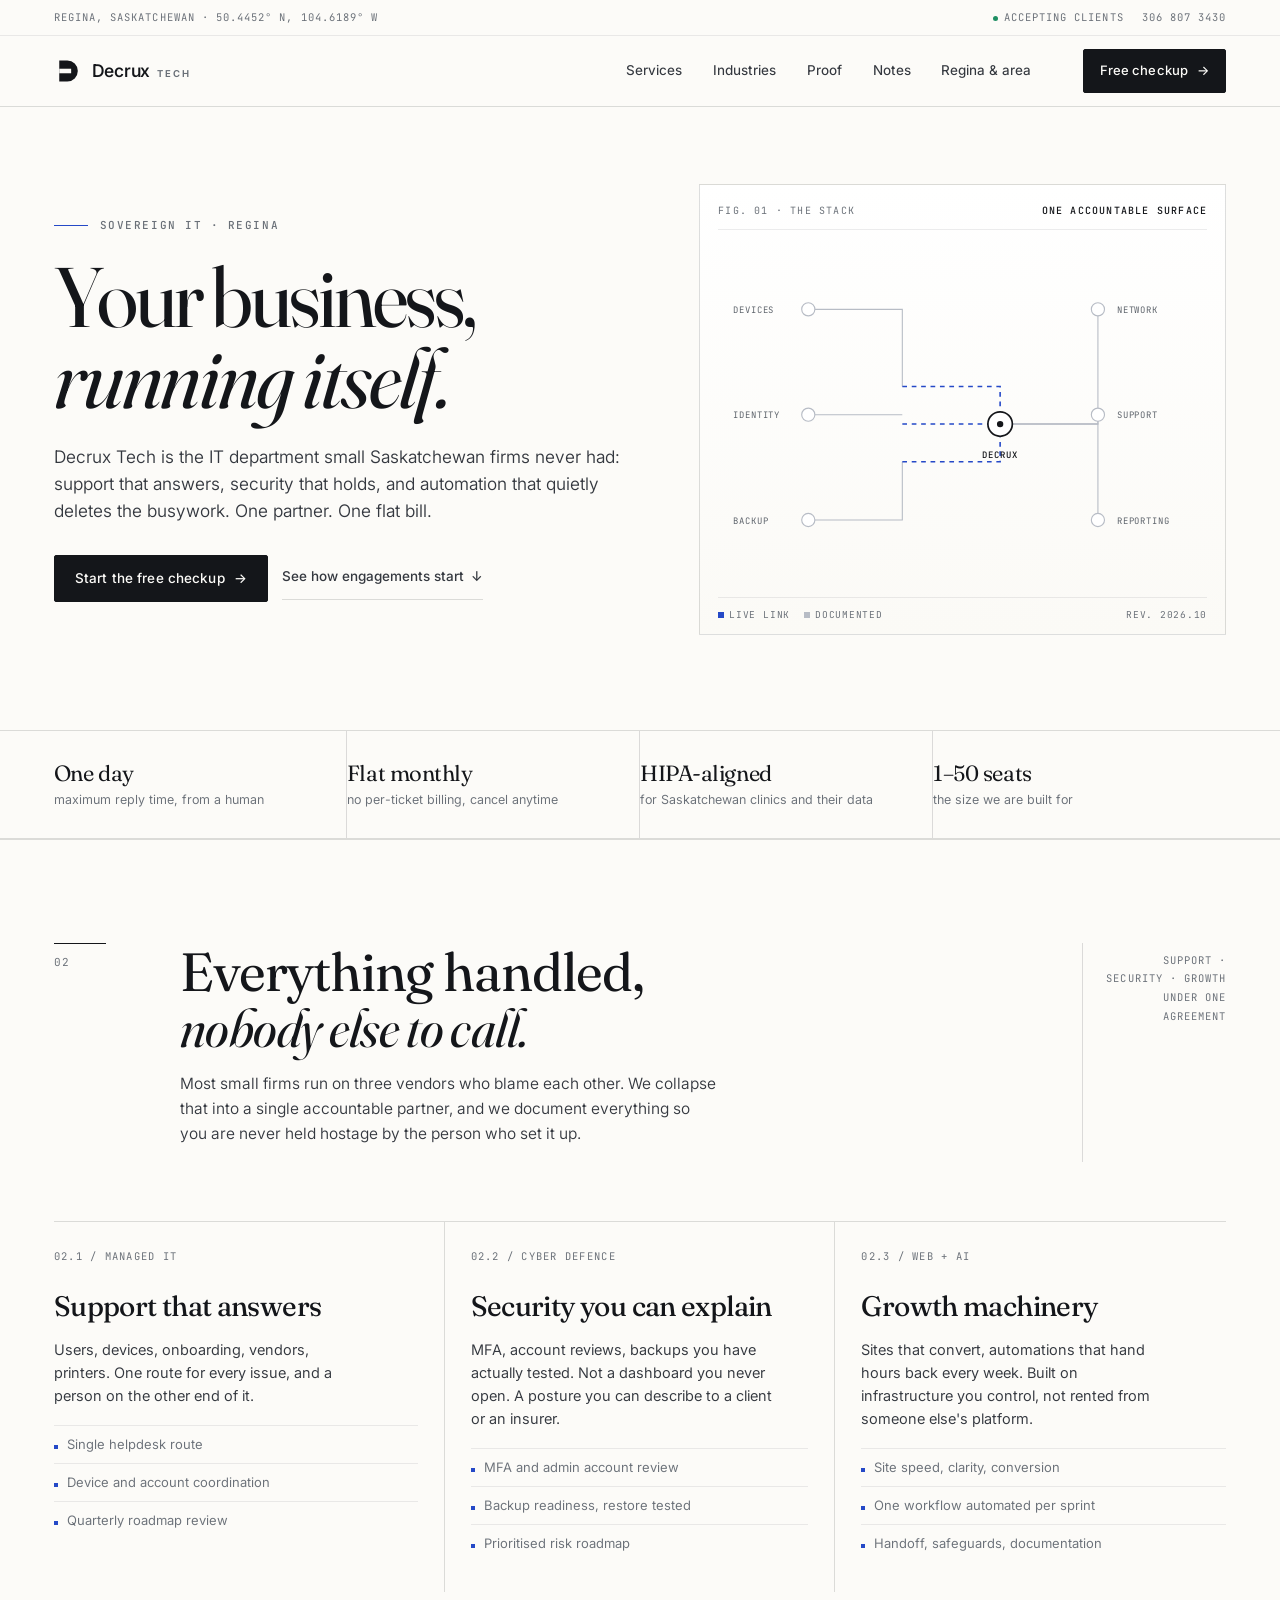
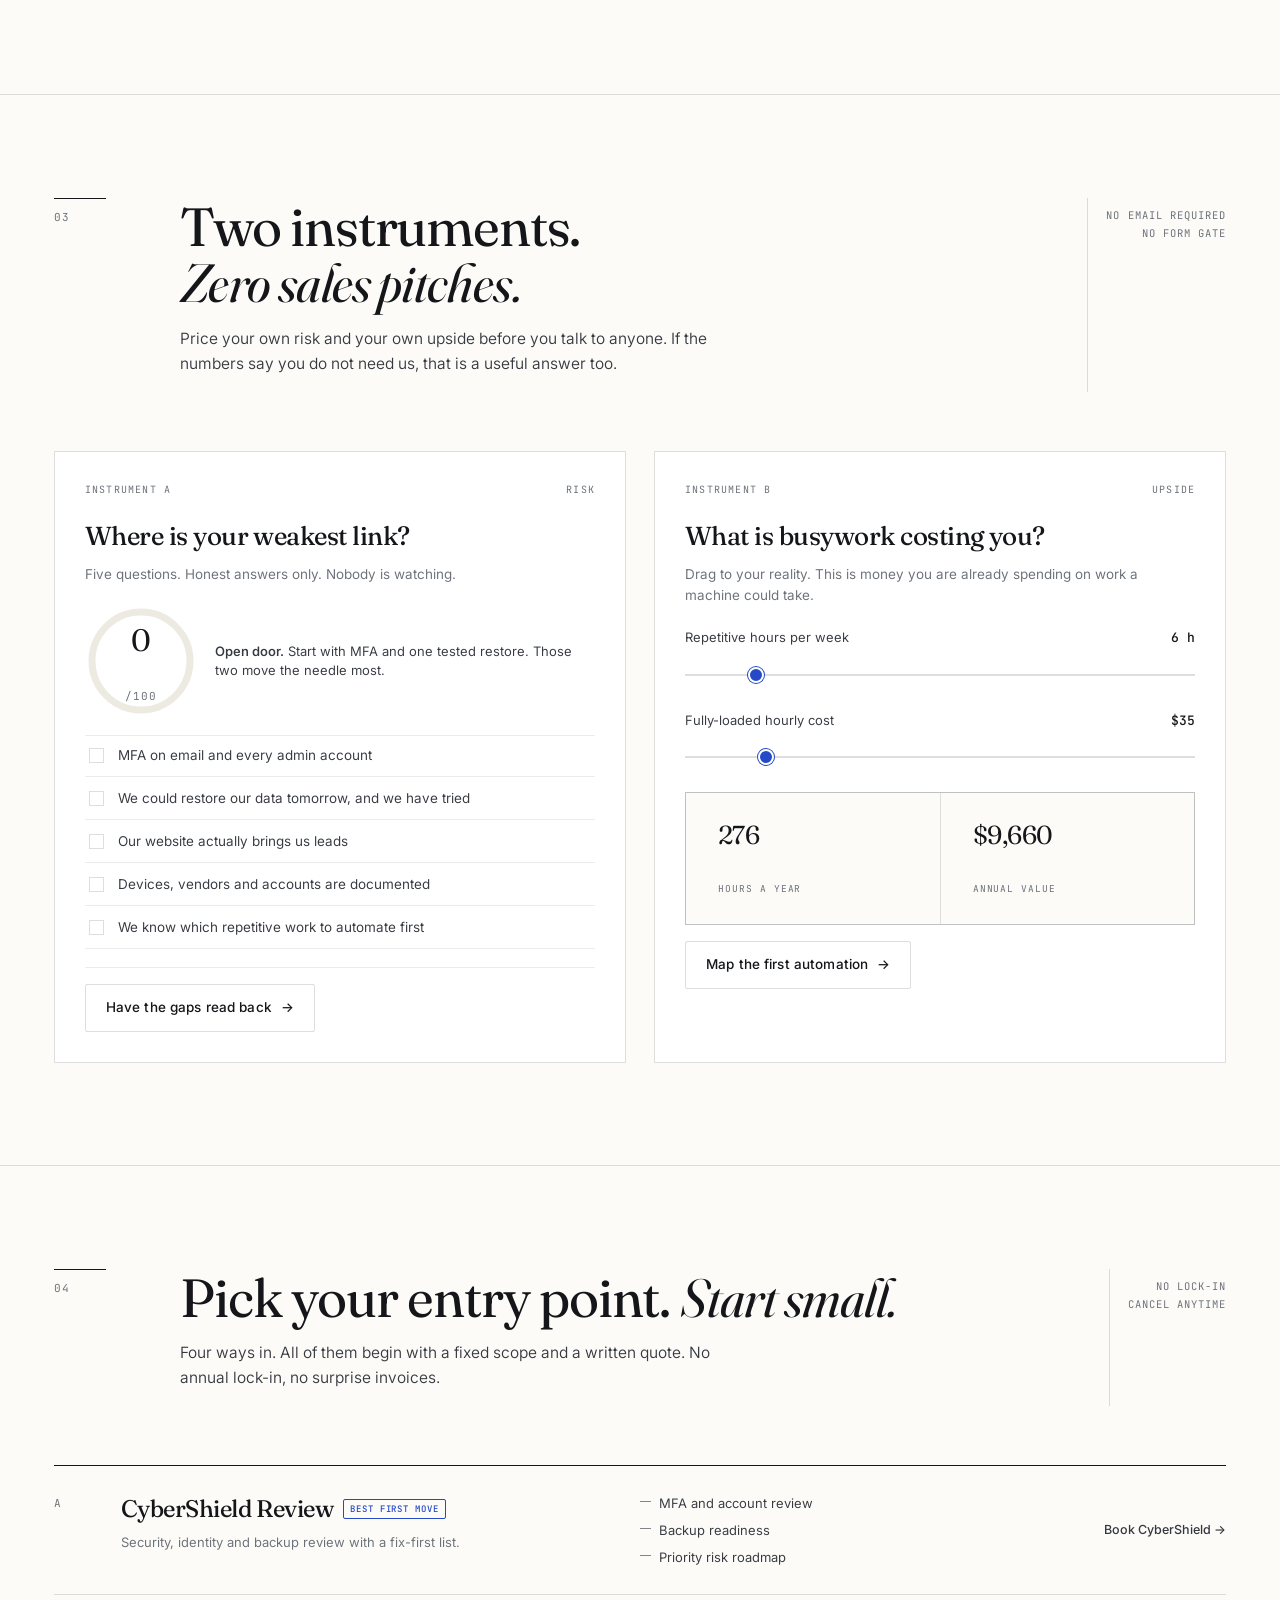
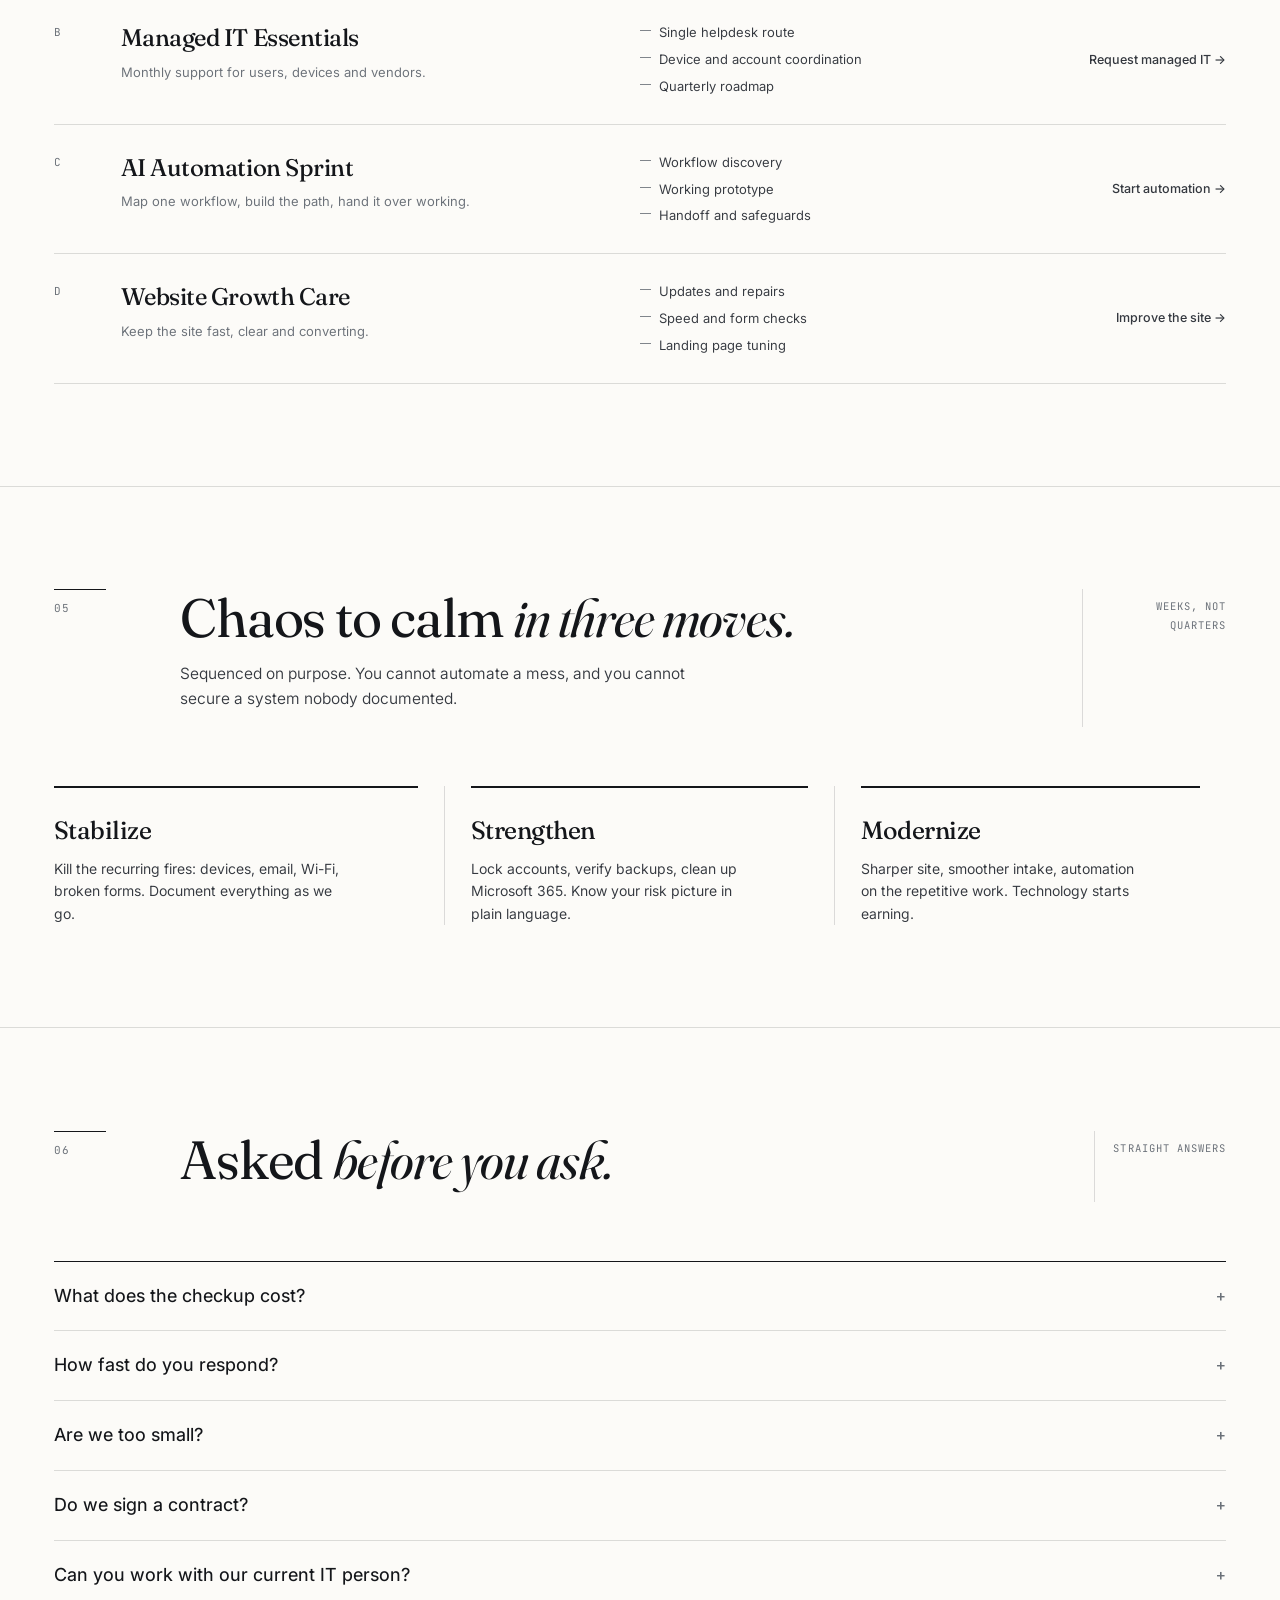
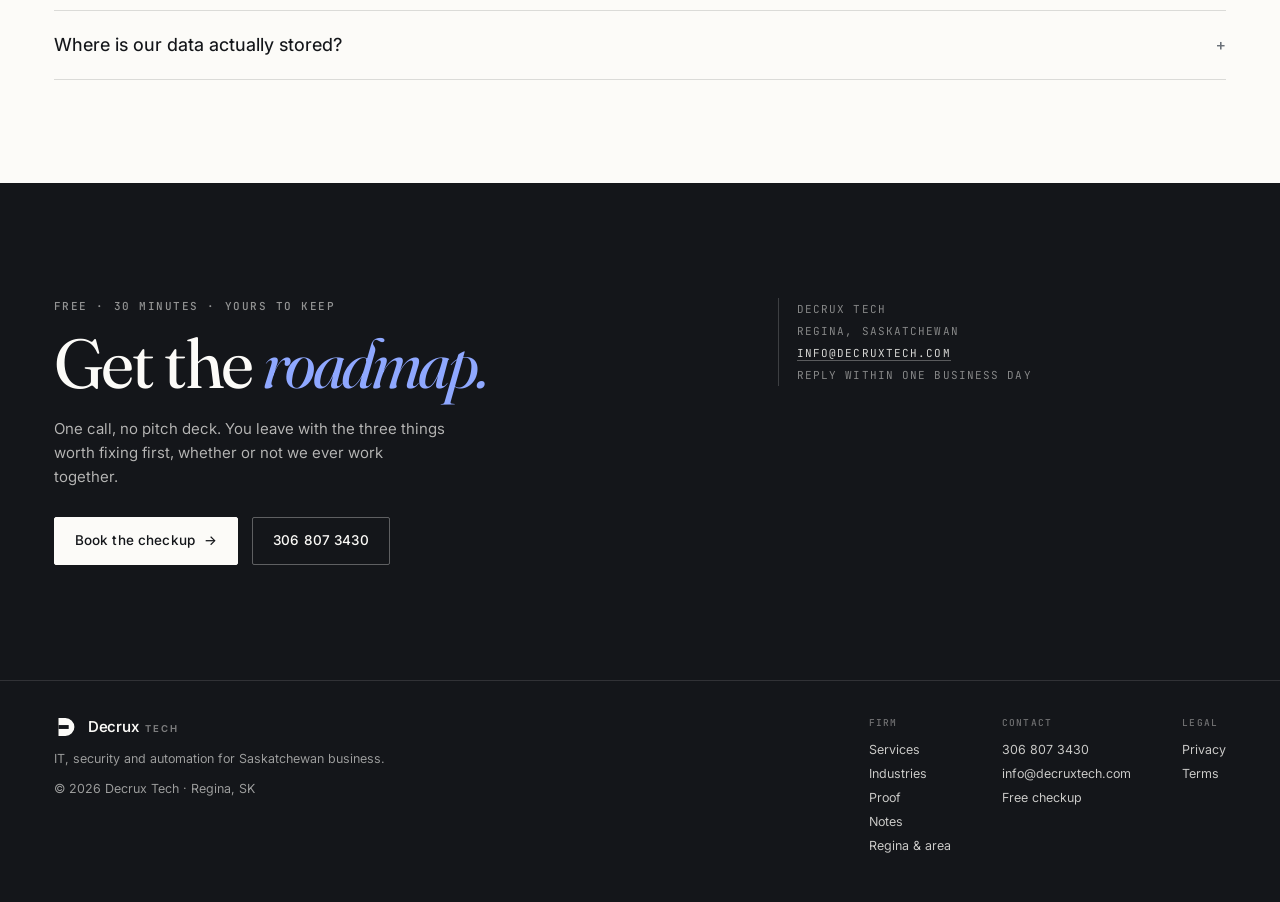
<file: index.html>
<!DOCTYPE html>
<html lang="en-CA">
<head>
<meta charset="UTF-8">
<meta name="viewport" content="width=device-width, initial-scale=1">
<title>IT Support in Regina, SK | Decrux Tech</title>
<meta name="description" content="Managed IT, security and automation for Regina businesses of 1 to 50 people. Free 30-minute checkup, flat monthly, a human reply within one business day.">
<meta name="theme-color" content="#FCFBF8">
<link rel="preconnect" href="https://fonts.googleapis.com">
<link rel="preconnect" href="https://fonts.gstatic.com" crossorigin>
<link href="https://fonts.googleapis.com/css2?family=Fraunces:ital,opsz,wght@0,9..144,300..600;1,9..144,300..500&family=Inter:wght@300..600&family=JetBrains+Mono:wght@400;500&display=swap" rel="stylesheet">
<link rel="stylesheet" href="assets/site.css">
<link rel="canonical" href="https://decruxtech.com/">
<meta name="robots" content="index, follow, max-image-preview:large">
<meta property="og:type" content="website">
<meta property="og:site_name" content="Decrux Tech">
<meta property="og:locale" content="en_CA">
<meta property="og:url" content="https://decruxtech.com/">
<meta property="og:title" content="IT Support in Regina, SK | Decrux Tech">
<meta property="og:description" content="Managed IT, security and automation for Regina businesses of 1 to 50 people. Free 30-minute checkup, flat monthly, a human reply within one business day.">
<meta property="og:image" content="https://decruxtech.com/assets/og-default.png">
<meta property="og:image:width" content="1200">
<meta property="og:image:height" content="630">
<meta property="og:image:alt" content="Decrux Tech: your business, running itself.">
<meta name="twitter:card" content="summary_large_image">
<meta name="twitter:title" content="IT Support in Regina, SK | Decrux Tech">
<meta name="twitter:description" content="Managed IT, security and automation for Regina businesses of 1 to 50 people. Free 30-minute checkup, flat monthly, a human reply within one business day.">
<meta name="twitter:image" content="https://decruxtech.com/assets/og-default.png">
<link rel="apple-touch-icon" href="/assets/apple-touch-icon.png">
<link rel="icon" type="image/png" sizes="192x192" href="/assets/icon-192.png">
<link rel="manifest" href="/site.webmanifest">
<script type="application/ld+json">{"@context":"https://schema.org","@type":"ProfessionalService","@id":"https://decruxtech.com/#business","name":"Decrux Tech","description":"Managed IT, cybersecurity reviews and practical automation for small firms in Regina and across Saskatchewan.","url":"https://decruxtech.com/","telephone":"+1-306-807-3430","email":"info@decruxtech.com","image":"https://decruxtech.com/assets/og-default.png","logo":"https://decruxtech.com/assets/icon-512.png","address":{"@type":"PostalAddress","addressLocality":"Regina","addressRegion":"SK","addressCountry":"CA"},"areaServed":[{"@type":"City","name":"Regina"},{"@type":"City","name":"White City"},{"@type":"City","name":"Emerald Park"},{"@type":"City","name":"Moose Jaw"},{"@type":"AdministrativeArea","name":"Saskatchewan"}],"knowsAbout":["managed IT support","cybersecurity","HIPA","Microsoft 365","backup and recovery","business automation","website performance"],"contactPoint":{"@type":"ContactPoint","contactType":"customer support","telephone":"+1-306-807-3430","email":"info@decruxtech.com","areaServed":"CA","availableLanguage":["en-CA"]}}</script>
<script type="application/ld+json">{"@context":"https://schema.org","@type":"FAQPage","mainEntity":[{"@type":"Question","name":"What does the checkup cost?","acceptedAnswer":{"@type":"Answer","text":"Nothing. Thirty minutes, a prioritized roadmap, yours to keep whether or not we ever work together."}},{"@type":"Question","name":"How fast do you respond?","acceptedAnswer":{"@type":"Answer","text":"Every inquiry gets a human reply within one business day. Urgent work can be escalated by phone on 306 807 3430."}},{"@type":"Question","name":"Are we too small?","acceptedAnswer":{"@type":"Answer","text":"If computers matter to your day, you are big enough. Most clients are between one and fifty people."}},{"@type":"Question","name":"Do we sign a contract?","acceptedAnswer":{"@type":"Answer","text":"No. Start with one fix. Monthly plans exist when you want them, and cancel anytime."}},{"@type":"Question","name":"Can you work with our current IT person?","acceptedAnswer":{"@type":"Answer","text":"Yes. We backstop, document and handle overflow. Many engagements start exactly this way."}},{"@type":"Question","name":"Where is our data actually stored?","acceptedAnswer":{"@type":"Answer","text":"Where you decide. We run Canadian infrastructure: private cloud in Saskatchewan, encrypted backups, and no dependency on a vendor who can switch you off."}}]}</script>
</head>
<body>

<div class="topline"><div class="wrap">
  <span class="coords">Regina, Saskatchewan · 50.4452° N, 104.6189° W</span>
  <span class="right"><span><span class="dot"></span>Accepting clients</span><a href="tel:+13068073430">306 807 3430</a></span>
</div></div>

<header class="nav"><div class="wrap">
  <a class="brand" href="index.html">
    <svg class="mark" viewBox="0 0 32 32" aria-hidden="true"><path d="M6 4h9.2a12 12 0 0 1 0 24H6z" fill="currentColor"/><rect x="6" y="13.4" width="13.6" height="5.2"/></svg>
    <span class="word">Decrux <span>Tech</span></span>
  </a>
  <nav class="links" id="navlinks">
    <a href="services.html">Services</a>
    <a href="industries.html">Industries</a>
    <a href="portfolio.html">Proof</a>
    <a href="insights.html">Notes</a>
      <a href="regina-it-support.html">Regina &amp; area</a>
  </nav>
  <a class="btn" href="contact-form.html">Free checkup <span class="arw">→</span></a>
  <button class="burger" id="burger" aria-label="Menu" aria-expanded="false"><span></span></button>
</div></header>

<section class="hero"><div class="wrap">
  <div>
    <div class="eyebrow">Sovereign IT · Regina</div>
    <h1 class="h-display hero-title">Your business,<br><em>running itself.</em></h1>
    <p class="lede">Decrux Tech is the IT department small Saskatchewan firms never had:
      support that answers, security that holds, and automation that quietly deletes
      the busywork. One partner. One flat bill.</p>
    <div class="cta-row">
      <a class="btn" href="contact-form.html">Start the free checkup <span class="arw">→</span></a>
      <a class="textlink" href="#engagements">See how engagements start <span class="arw">↓</span></a>
    </div>
  </div>

  <figure class="panel" aria-label="Diagram: how a managed stack fits together">
    <div class="cap"><span>Fig. 01 · the stack</span><b>One accountable surface</b></div>
    <svg viewBox="0 0 520 380" role="img" aria-label="Devices, identity, backup, network, support and reporting connected through Decrux">
      <path class="wire" d="M96 78 H196 V160"/><path class="wire" d="M96 190 H196"/><path class="wire" d="M96 302 H196 V240"/>
      <path class="wire live" d="M196 160 H300 V200"/><path class="wire live" d="M196 200 H300"/><path class="wire live" d="M196 240 H300 V200"/>
      <path class="wire" d="M300 200 H404 V78"/><path class="wire" d="M300 200 H404 V190"/><path class="wire" d="M300 200 H404 V302"/>
      <circle class="node-ring" cx="96" cy="78" r="7"/><text class="node-label" x="16" y="82">DEVICES</text>
      <circle class="node-ring" cx="96" cy="190" r="7"/><text class="node-label" x="16" y="194">IDENTITY</text>
      <circle class="node-ring" cx="96" cy="302" r="7"/><text class="node-label" x="16" y="306">BACKUP</text>
      <circle class="node-ring core" cx="300" cy="200" r="13"/><circle cx="300" cy="200" r="3.4" fill="#14161A"/>
      <text class="node-label b" x="300" y="236" text-anchor="middle">DECRUX</text>
      <circle class="node-ring" cx="404" cy="78" r="7"/><text class="node-label" x="424" y="82">NETWORK</text>
      <circle class="node-ring" cx="404" cy="190" r="7"/><text class="node-label" x="424" y="194">SUPPORT</text>
      <circle class="node-ring" cx="404" cy="302" r="7"/><text class="node-label" x="424" y="306">REPORTING</text>
    </svg>
    <figcaption class="legend">
      <span><i style="background:#2549C7"></i>live link</span>
      <span><i style="background:#B7BCC5"></i>documented</span>
      <span style="margin-left:auto">rev. 2026.10</span>
    </figcaption>
  </figure>
</div></section>

<div class="proof"><div class="wrap">
  <div class="item"><div class="k">One day</div><div class="v">maximum reply time, from a human</div></div>
  <div class="item"><div class="k">Flat monthly</div><div class="v">no per-ticket billing, cancel anytime</div></div>
  <div class="item"><div class="k">HIPA-aligned</div><div class="v">for Saskatchewan clinics and their data</div></div>
  <div class="item"><div class="k">1–50 seats</div><div class="v">the size we are built for</div></div>
</div></div>

<section class="block" id="services"><div class="wrap">
  <div class="sec-head">
    <div class="sec-num">02</div>
    <div>
      <h2 class="sec-title">Everything handled, <em>nobody else to call.</em></h2>
      <p class="sec-sub">Most small firms run on three vendors who blame each other. We collapse that into a single accountable partner, and we document everything so you are never held hostage by the person who set it up.</p>
    </div>
    <div class="aside">Support · Security · Growth<br>under one agreement</div>
  </div>

  <div class="pillars">
    <article class="pillar rv">
      <span class="idx">02.1 / MANAGED IT</span>
      <h3>Support that answers</h3>
      <p>Users, devices, onboarding, vendors, printers. One route for every issue, and a person on the other end of it.</p>
      <ul><li>Single helpdesk route</li><li>Device and account coordination</li><li>Quarterly roadmap review</li></ul>
    </article>
    <article class="pillar rv">
      <span class="idx">02.2 / CYBER DEFENCE</span>
      <h3>Security you can explain</h3>
      <p>MFA, account reviews, backups you have actually tested. Not a dashboard you never open. A posture you can describe to a client or an insurer.</p>
      <ul><li>MFA and admin account review</li><li>Backup readiness, restore tested</li><li>Prioritised risk roadmap</li></ul>
    </article>
    <article class="pillar rv">
      <span class="idx">02.3 / WEB + AI</span>
      <h3>Growth machinery</h3>
      <p>Sites that convert, automations that hand hours back every week. Built on infrastructure you control, not rented from someone else's platform.</p>
      <ul><li>Site speed, clarity, conversion</li><li>One workflow automated per sprint</li><li>Handoff, safeguards, documentation</li></ul>
    </article>
  </div>
</div></section>

<section class="block" id="tools"><div class="wrap">
  <div class="sec-head">
    <div class="sec-num">03</div>
    <div>
      <h2 class="sec-title">Two instruments. <em>Zero sales pitches.</em></h2>
      <p class="sec-sub">Price your own risk and your own upside before you talk to anyone. If the numbers say you do not need us, that is a useful answer too.</p>
    </div>
    <div class="aside">No email required<br>No form gate</div>
  </div>

  <div class="tools">
    <div class="tool rv">
      <div class="t-cap"><span>Instrument A</span><span>risk</span></div>
      <h3>Where is your weakest link?</h3>
      <p class="t-sub">Five questions. Honest answers only. Nobody is watching.</p>
      <div class="dial-wrap">
        <div class="dial">
          <svg width="112" height="112" viewBox="0 0 112 112">
            <circle cx="56" cy="56" r="49" fill="none" stroke="#EDEAE2" stroke-width="7"/>
            <circle id="dialArc" cx="56" cy="56" r="49" fill="none" stroke="#2549C7" stroke-width="7"
                    stroke-linecap="round" stroke-dasharray="308" stroke-dashoffset="308"
                    style="transition:stroke-dashoffset .7s cubic-bezier(.22,1,.36,1),stroke .4s"/>
          </svg>
          <div class="val"><span id="scoreVal">0</span><small>/100</small></div>
        </div>
        <div class="dial-note" id="scoreNote">Tick what is already true. The dial fills as your posture improves.</div>
      </div>
      <div class="checks" id="checks">
        <label><input type="checkbox" data-w="25"> MFA on email and every admin account</label>
        <label><input type="checkbox" data-w="25"> We could restore our data tomorrow, and we have tried</label>
        <label><input type="checkbox" data-w="15"> Our website actually brings us leads</label>
        <label><input type="checkbox" data-w="20"> Devices, vendors and accounts are documented</label>
        <label><input type="checkbox" data-w="15"> We know which repetitive work to automate first</label>
      </div>
      <div class="tool-foot"><a class="btn ghost" href="contact-form.html">Have the gaps read back <span class="arw">→</span></a></div>
    </div>

    <div class="tool rv">
      <div class="t-cap"><span>Instrument B</span><span>upside</span></div>
      <h3>What is busywork costing you?</h3>
      <p class="t-sub">Drag to your reality. This is money you are already spending on work a machine could take.</p>
      <div class="calc-row">
        <div class="lbl"><span>Repetitive hours per week</span><b><span id="hrsVal">6</span> h</b></div>
        <input type="range" id="hrs" min="1" max="40" value="6" aria-label="Repetitive hours per week">
      </div>
      <div class="calc-row">
        <div class="lbl"><span>Fully-loaded hourly cost</span><b>$<span id="rateVal">35</span></b></div>
        <input type="range" id="rate" min="15" max="150" step="5" value="35" aria-label="Hourly cost">
      </div>
      <div class="calc-out">
        <div><div class="n" id="yrOut">276</div><div class="l">hours a year</div></div>
        <div><div class="n" id="valOut">$9,660</div><div class="l">annual value</div></div>
      </div>
      <a class="btn ghost" href="contact-form.html">Map the first automation <span class="arw">→</span></a>
    </div>
  </div>
</div></section>

<section class="block" id="engagements"><div class="wrap">
  <div class="sec-head">
    <div class="sec-num">04</div>
    <div>
      <h2 class="sec-title">Pick your entry point. <em>Start small.</em></h2>
      <p class="sec-sub">Four ways in. All of them begin with a fixed scope and a written quote. No annual lock-in, no surprise invoices.</p>
    </div>
    <div class="aside">No lock-in<br>Cancel anytime</div>
  </div>

  <div class="eng">
    <a class="row rv" href="services.html#cybershield">
      <span class="n">A</span>
      <span><h3>CyberShield Review <span class="tag">best first move</span></h3><p class="p">Security, identity and backup review with a fix-first list.</p></span>
      <span><ul><li>MFA and account review</li><li>Backup readiness</li><li>Priority risk roadmap</li></ul></span>
      <span class="go">Book CyberShield →</span>
    </a>
    <a class="row rv" href="services.html#managed">
      <span class="n">B</span>
      <span><h3>Managed IT Essentials</h3><p class="p">Monthly support for users, devices and vendors.</p></span>
      <span><ul><li>Single helpdesk route</li><li>Device and account coordination</li><li>Quarterly roadmap</li></ul></span>
      <span class="go">Request managed IT →</span>
    </a>
    <a class="row rv" href="services.html#automation">
      <span class="n">C</span>
      <span><h3>AI Automation Sprint</h3><p class="p">Map one workflow, build the path, hand it over working.</p></span>
      <span><ul><li>Workflow discovery</li><li>Working prototype</li><li>Handoff and safeguards</li></ul></span>
      <span class="go">Start automation →</span>
    </a>
    <a class="row rv" href="services.html#web">
      <span class="n">D</span>
      <span><h3>Website Growth Care</h3><p class="p">Keep the site fast, clear and converting.</p></span>
      <span><ul><li>Updates and repairs</li><li>Speed and form checks</li><li>Landing page tuning</li></ul></span>
      <span class="go">Improve the site →</span>
    </a>
  </div>
</div></section>

<section class="block" id="process"><div class="wrap">
  <div class="sec-head">
    <div class="sec-num">05</div>
    <div>
      <h2 class="sec-title">Chaos to calm <em>in three moves.</em></h2>
      <p class="sec-sub">Sequenced on purpose. You cannot automate a mess, and you cannot secure a system nobody documented.</p>
    </div>
    <div class="aside">Weeks, not quarters</div>
  </div>
  <div class="steps">
    <div class="step rv"><div class="bar"></div><h3>Stabilize</h3>
      <p>Kill the recurring fires: devices, email, Wi-Fi, broken forms. Document everything as we go.</p></div>
    <div class="step rv"><div class="bar"></div><h3>Strengthen</h3>
      <p>Lock accounts, verify backups, clean up Microsoft 365. Know your risk picture in plain language.</p></div>
    <div class="step rv"><div class="bar"></div><h3>Modernize</h3>
      <p>Sharper site, smoother intake, automation on the repetitive work. Technology starts earning.</p></div>
  </div>
</div></section>

<section class="block" id="faq"><div class="wrap">
  <div class="sec-head">
    <div class="sec-num">06</div>
    <div><h2 class="sec-title">Asked <em>before you ask.</em></h2></div>
    <div class="aside">Straight answers</div>
  </div>
  <div class="faq">
    <details name="faq"><summary>What does the checkup cost? <span class="pm">+</span></summary>
      <div class="ans">Nothing. Thirty minutes, a prioritized roadmap, yours to keep whether or not we ever work together.</div></details>
    <details name="faq"><summary>How fast do you respond? <span class="pm">+</span></summary>
      <div class="ans">Every inquiry gets a human reply within one business day. Urgent? Call <a href="tel:+13068073430">306 807 3430</a>.</div></details>
    <details name="faq"><summary>Are we too small? <span class="pm">+</span></summary>
      <div class="ans">If computers matter to your day, you are big enough. Most clients are between one and fifty people.</div></details>
    <details name="faq"><summary>Do we sign a contract? <span class="pm">+</span></summary>
      <div class="ans">No. Start with one fix. Monthly plans exist when you want them, and cancel anytime.</div></details>
    <details name="faq"><summary>Can you work with our current IT person? <span class="pm">+</span></summary>
      <div class="ans">Yes. We backstop, document and handle overflow. Many engagements start exactly this way.</div></details>
    <details name="faq"><summary>Where is our data actually stored? <span class="pm">+</span></summary>
      <div class="ans">Where you decide. We run Canadian infrastructure: private cloud in Saskatchewan, encrypted backups, and no dependency on a vendor who can switch you off.</div></details>
  </div>
</div></section>

<section class="close" id="start"><div class="wrap">
  <div>
    <div class="eyebrow">Free · 30 minutes · yours to keep</div>
    <h2>Get the <em>roadmap.</em></h2>
    <p>One call, no pitch deck. You leave with the three things worth fixing first, whether or not we ever work together.</p>
    <div style="margin-top:28px;display:flex;gap:14px;flex-wrap:wrap">
      <a class="btn" href="contact-form.html">Book the checkup <span class="arw">→</span></a>
      <a class="btn ghost" href="tel:+13068073430">306 807 3430</a>
    </div>
  </div>
  <div class="aside">
    Decrux Tech<br>Regina, Saskatchewan<br>
    <a href="mailto:info@decruxtech.com">info@decruxtech.com</a><br>
    Reply within one business day
  </div>
</div></section>

<footer class="site"><div class="wrap">
  <div>
    <a class="brand" href="index.html">
      <svg class="mark" viewBox="0 0 32 32" aria-hidden="true"><path d="M6 4h9.2a12 12 0 0 1 0 24H6z" fill="currentColor"/><rect x="6" y="13.4" width="13.6" height="5.2"/></svg>
      <span class="word">Decrux <span>Tech</span></span>
    </a>
    <div style="margin-top:10px">IT, security and automation for Saskatchewan business.</div>
    <div style="margin-top:10px">© <span id="yr">2026</span> Decrux Tech · Regina, SK</div>
  </div>
  <div class="cols">
    <div class="col"><h4>Firm</h4>
      <a href="services.html">Services</a><a href="industries.html">Industries</a>
      <a href="portfolio.html">Proof</a><a href="insights.html">Notes</a>
      <a href="regina-it-support.html">Regina &amp; area</a></div>
    <div class="col"><h4>Contact</h4>
      <a href="tel:+13068073430">306 807 3430</a><a href="mailto:info@decruxtech.com">info@decruxtech.com</a>
      <a href="contact-form.html">Free checkup</a></div>
    <div class="col"><h4>Legal</h4>
      <a href="insights.html#privacy">Privacy</a><a href="insights.html#terms">Terms</a></div>
  </div>
</div></footer>

<noscript><style>.rv{opacity:1!important;transform:none!important}.wire.live{animation:none}</style></noscript>
<script src="assets/site.js"></script>
</body>
</html>
</file>
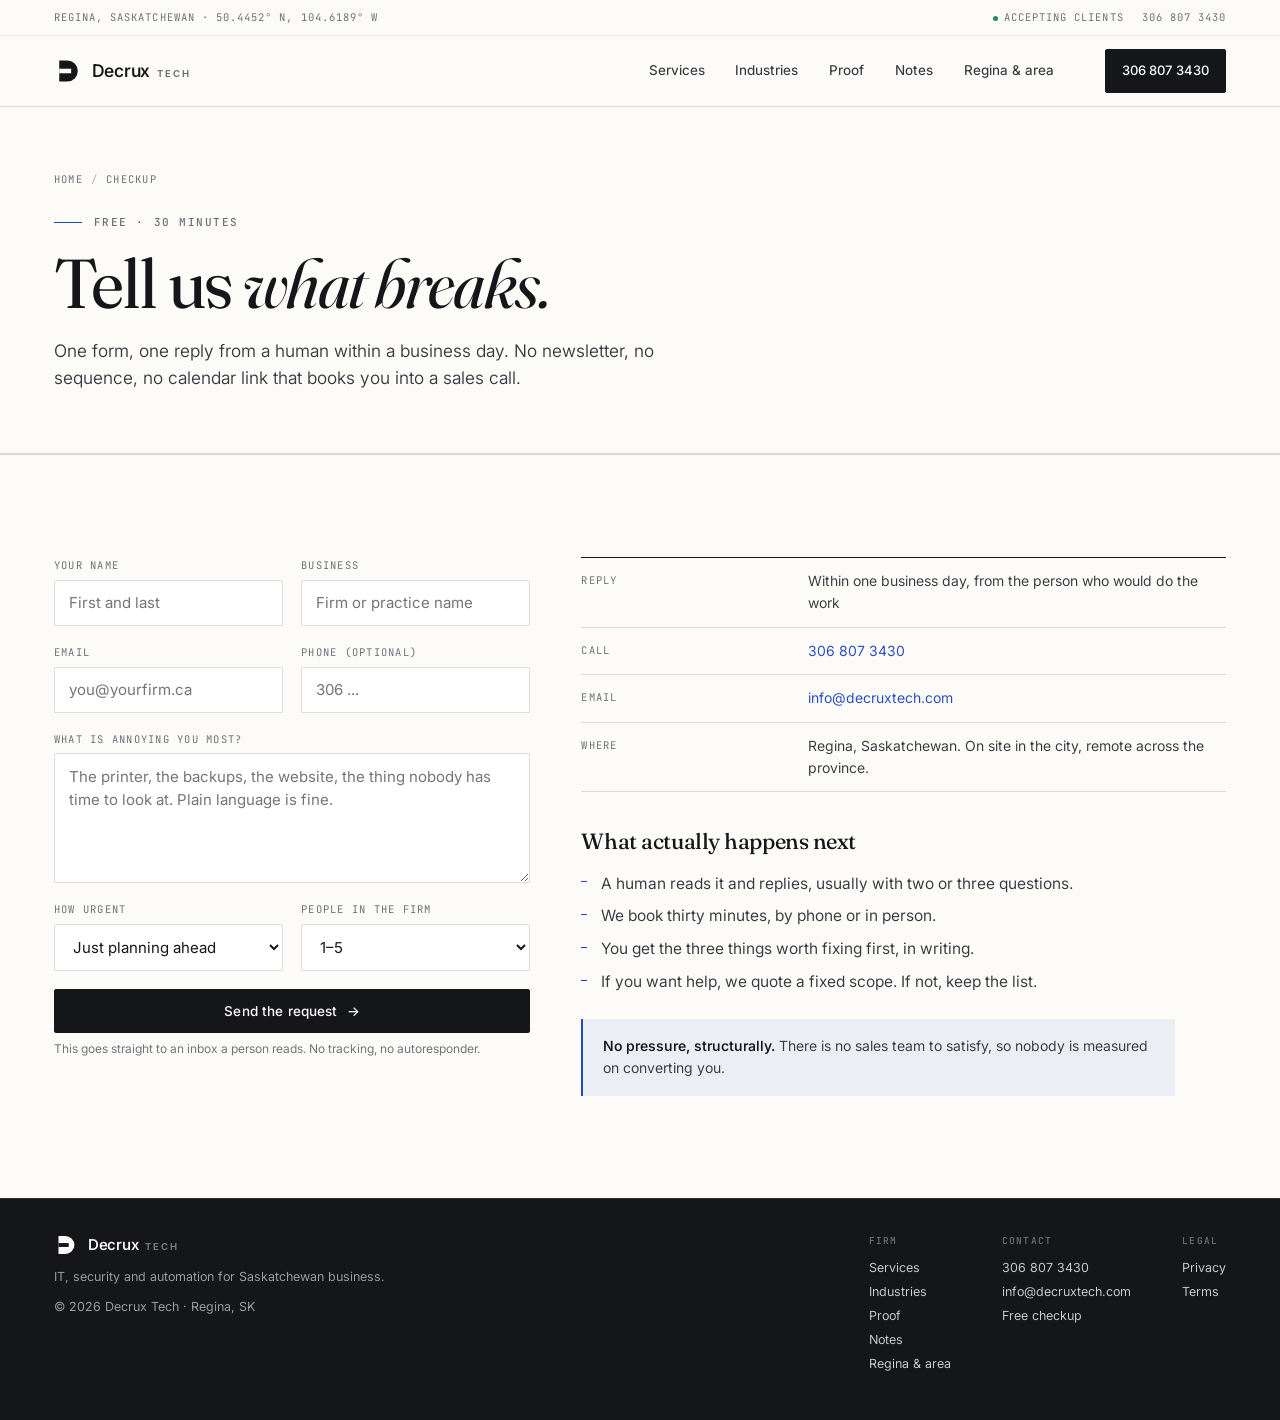
<file: contact-form.html>
<!DOCTYPE html>
<html lang="en-CA">
<head>
<meta charset="UTF-8">
<meta name="viewport" content="width=device-width, initial-scale=1">
<title>Free 30-Minute IT Checkup in Regina | Decrux Tech</title>
<meta name="description" content="Book the free checkup. Thirty minutes, a prioritized list of what to fix first, yours whether or not you hire us. Human reply within one business day.">
<meta name="theme-color" content="#FCFBF8">
<link rel="preconnect" href="https://fonts.googleapis.com">
<link rel="preconnect" href="https://fonts.gstatic.com" crossorigin>
<link href="https://fonts.googleapis.com/css2?family=Fraunces:ital,opsz,wght@0,9..144,300..600;1,9..144,300..500&family=Inter:wght@300..600&family=JetBrains+Mono:wght@400;500&display=swap" rel="stylesheet">
<link rel="stylesheet" href="assets/site.css">
<link rel="canonical" href="https://decruxtech.com/contact-form.html">
<meta name="robots" content="index, follow, max-image-preview:large">
<meta property="og:type" content="website">
<meta property="og:site_name" content="Decrux Tech">
<meta property="og:locale" content="en_CA">
<meta property="og:url" content="https://decruxtech.com/contact-form.html">
<meta property="og:title" content="Free 30-Minute IT Checkup in Regina | Decrux Tech">
<meta property="og:description" content="Book the free checkup. Thirty minutes, a prioritized list of what to fix first, yours whether or not you hire us. Human reply within one business day.">
<meta property="og:image" content="https://decruxtech.com/assets/og-default.png">
<meta property="og:image:width" content="1200">
<meta property="og:image:height" content="630">
<meta property="og:image:alt" content="Decrux Tech: your business, running itself.">
<meta name="twitter:card" content="summary_large_image">
<meta name="twitter:title" content="Free 30-Minute IT Checkup in Regina | Decrux Tech">
<meta name="twitter:description" content="Book the free checkup. Thirty minutes, a prioritized list of what to fix first, yours whether or not you hire us. Human reply within one business day.">
<meta name="twitter:image" content="https://decruxtech.com/assets/og-default.png">
<link rel="apple-touch-icon" href="/assets/apple-touch-icon.png">
<link rel="icon" type="image/png" sizes="192x192" href="/assets/icon-192.png">
<link rel="manifest" href="/site.webmanifest">
<script type="application/ld+json">{"@context":"https://schema.org","@type":"ProfessionalService","@id":"https://decruxtech.com/#business","name":"Decrux Tech","description":"Managed IT, cybersecurity reviews and practical automation for small firms in Regina and across Saskatchewan.","url":"https://decruxtech.com/","telephone":"+1-306-807-3430","email":"info@decruxtech.com","image":"https://decruxtech.com/assets/og-default.png","logo":"https://decruxtech.com/assets/icon-512.png","address":{"@type":"PostalAddress","addressLocality":"Regina","addressRegion":"SK","addressCountry":"CA"},"areaServed":[{"@type":"City","name":"Regina"},{"@type":"City","name":"White City"},{"@type":"City","name":"Emerald Park"},{"@type":"City","name":"Moose Jaw"},{"@type":"AdministrativeArea","name":"Saskatchewan"}],"knowsAbout":["managed IT support","cybersecurity","HIPA","Microsoft 365","backup and recovery","business automation","website performance"],"contactPoint":{"@type":"ContactPoint","contactType":"customer support","telephone":"+1-306-807-3430","email":"info@decruxtech.com","areaServed":"CA","availableLanguage":["en-CA"]}}</script>
<script type="application/ld+json">{"@context":"https://schema.org","@type":"BreadcrumbList","itemListElement":[{"@type":"ListItem","position":1,"name":"Home","item":"https://decruxtech.com/"},{"@type":"ListItem","position":2,"name":"Checkup","item":"https://decruxtech.com/contact-form.html"}]}</script>
</head>
<body>

<div class="topline"><div class="wrap">
  <span class="coords">Regina, Saskatchewan · 50.4452° N, 104.6189° W</span>
  <span class="right"><span><span class="dot"></span>Accepting clients</span><a href="tel:+13068073430">306 807 3430</a></span>
</div></div>

<header class="nav"><div class="wrap">
  <a class="brand" href="index.html">
    <svg class="mark" viewBox="0 0 32 32" aria-hidden="true"><path d="M6 4h9.2a12 12 0 0 1 0 24H6z" fill="currentColor"/><rect x="6" y="13.4" width="13.6" height="5.2"/></svg>
    <span class="word">Decrux <span>Tech</span></span>
  </a>
  <nav class="links" id="navlinks">
    <a href="services.html">Services</a>
    <a href="industries.html">Industries</a>
    <a href="portfolio.html">Proof</a>
    <a href="insights.html">Notes</a>
      <a href="regina-it-support.html">Regina &amp; area</a>
  </nav>
  <a class="btn" href="tel:+13068073430">306 807 3430</a>
  <button class="burger" id="burger" aria-label="Menu" aria-expanded="false"><span></span></button>
</div></header>

<section class="page-hero"><div class="wrap">
  <div class="crumbs"><a href="index.html">Home</a><span>/</span>Checkup</div>
  <div class="eyebrow">Free · 30 minutes</div>
  <h1>Tell us <em>what breaks.</em></h1>
  <p class="lede">One form, one reply from a human within a business day. No newsletter, no sequence, no calendar link that books you into a sales call.</p>
</div></section>

<section class="block"><div class="wrap">
  <div class="split narrow">
    <div>
      <form class="form" action="https://formsubmit.co/info@decruxtech.com" method="POST">
        <input type="hidden" name="_subject" value="Checkup request from decruxtech.com">
        <input type="hidden" name="_next" value="https://decruxtech.com/thanks.html">
        <input type="hidden" name="_captcha" value="false">
        <input type="hidden" name="_template" value="table">
        <input type="text" name="_honey" style="display:none" tabindex="-1" autocomplete="off">

        <div class="form-grid">
          <div class="field">
            <label for="name">Your name</label>
            <input id="name" name="name" type="text" autocomplete="name" required placeholder="First and last">
          </div>
          <div class="field">
            <label for="business">Business</label>
            <input id="business" name="business" type="text" autocomplete="organization" placeholder="Firm or practice name">
          </div>
        </div>

        <div class="form-grid">
          <div class="field">
            <label for="email">Email</label>
            <input id="email" name="email" type="email" autocomplete="email" required placeholder="you@yourfirm.ca">
          </div>
          <div class="field">
            <label for="phone">Phone (optional)</label>
            <input id="phone" name="phone" type="tel" autocomplete="tel" placeholder="306 ...">
          </div>
        </div>

        <div class="field">
          <label for="problem">What is annoying you most?</label>
          <textarea id="problem" name="problem" required placeholder="The printer, the backups, the website, the thing nobody has time to look at. Plain language is fine."></textarea>
        </div>

        <div class="form-grid">
          <div class="field">
            <label for="urgency">How urgent</label>
            <select id="urgency" name="urgency">
              <option>Just planning ahead</option>
              <option>Something is broken now</option>
              <option>We have a deadline</option>
              <option>Not sure yet</option>
            </select>
          </div>
          <div class="field">
            <label for="people">People in the firm</label>
            <select id="people" name="people">
              <option>1–5</option>
              <option>6–15</option>
              <option>16–50</option>
              <option>More than 50</option>
            </select>
          </div>
        </div>

        <div class="field">
          <button class="btn" type="submit">Send the request <span class="arw">→</span></button>
          <span class="help">This goes straight to an inbox a person reads. No tracking, no autoresponder.</span>
        </div>
      </form>
    </div>

    <div>
      <dl class="kv">
        <div><dt>Reply</dt><dd>Within one business day, from the person who would do the work</dd></div>
        <div><dt>Call</dt><dd><a href="tel:+13068073430" style="color:var(--accent);text-decoration:none">306 807 3430</a></dd></div>
        <div><dt>Email</dt><dd><a href="mailto:info@decruxtech.com" style="color:var(--accent);text-decoration:none">info@decruxtech.com</a></dd></div>
        <div><dt>Where</dt><dd>Regina, Saskatchewan. On site in the city, remote across the province.</dd></div>
      </dl>

      <h3 style="font-family:var(--serif);font-weight:450;font-size:22px;letter-spacing:-.02em;margin:32px 0 12px">What actually happens next</h3>
      <div class="prose" style="max-width:none">
        <ul>
          <li>A human reads it and replies, usually with two or three questions.</li>
          <li>We book thirty minutes, by phone or in person.</li>
          <li>You get the three things worth fixing first, in writing.</li>
          <li>If you want help, we quote a fixed scope. If not, keep the list.</li>
        </ul>
      </div>

      <div class="note" style="margin-top:24px">
        <b>No pressure, structurally.</b> There is no sales team to satisfy, so nobody is measured on converting you.
      </div>
    </div>
  </div>
</div></section>

<footer class="site"><div class="wrap">
  <div>
    <a class="brand" href="index.html">
      <svg class="mark" viewBox="0 0 32 32" aria-hidden="true"><path d="M6 4h9.2a12 12 0 0 1 0 24H6z" fill="currentColor"/><rect x="6" y="13.4" width="13.6" height="5.2"/></svg>
      <span class="word">Decrux <span>Tech</span></span>
    </a>
    <div style="margin-top:10px">IT, security and automation for Saskatchewan business.</div>
    <div style="margin-top:10px">© <span id="yr">2026</span> Decrux Tech · Regina, SK</div>
  </div>
  <div class="cols">
    <div class="col"><h4>Firm</h4>
      <a href="services.html">Services</a><a href="industries.html">Industries</a>
      <a href="portfolio.html">Proof</a><a href="insights.html">Notes</a>
      <a href="regina-it-support.html">Regina &amp; area</a></div>
    <div class="col"><h4>Contact</h4>
      <a href="tel:+13068073430">306 807 3430</a><a href="mailto:info@decruxtech.com">info@decruxtech.com</a>
      <a href="contact-form.html">Free checkup</a></div>
    <div class="col"><h4>Legal</h4>
      <a href="insights.html#privacy">Privacy</a><a href="insights.html#terms">Terms</a></div>
  </div>
</div></footer>

<noscript><style>.rv{opacity:1!important;transform:none!important}</style></noscript>
<script src="assets/site.js"></script>
</body>
</html>
</file>
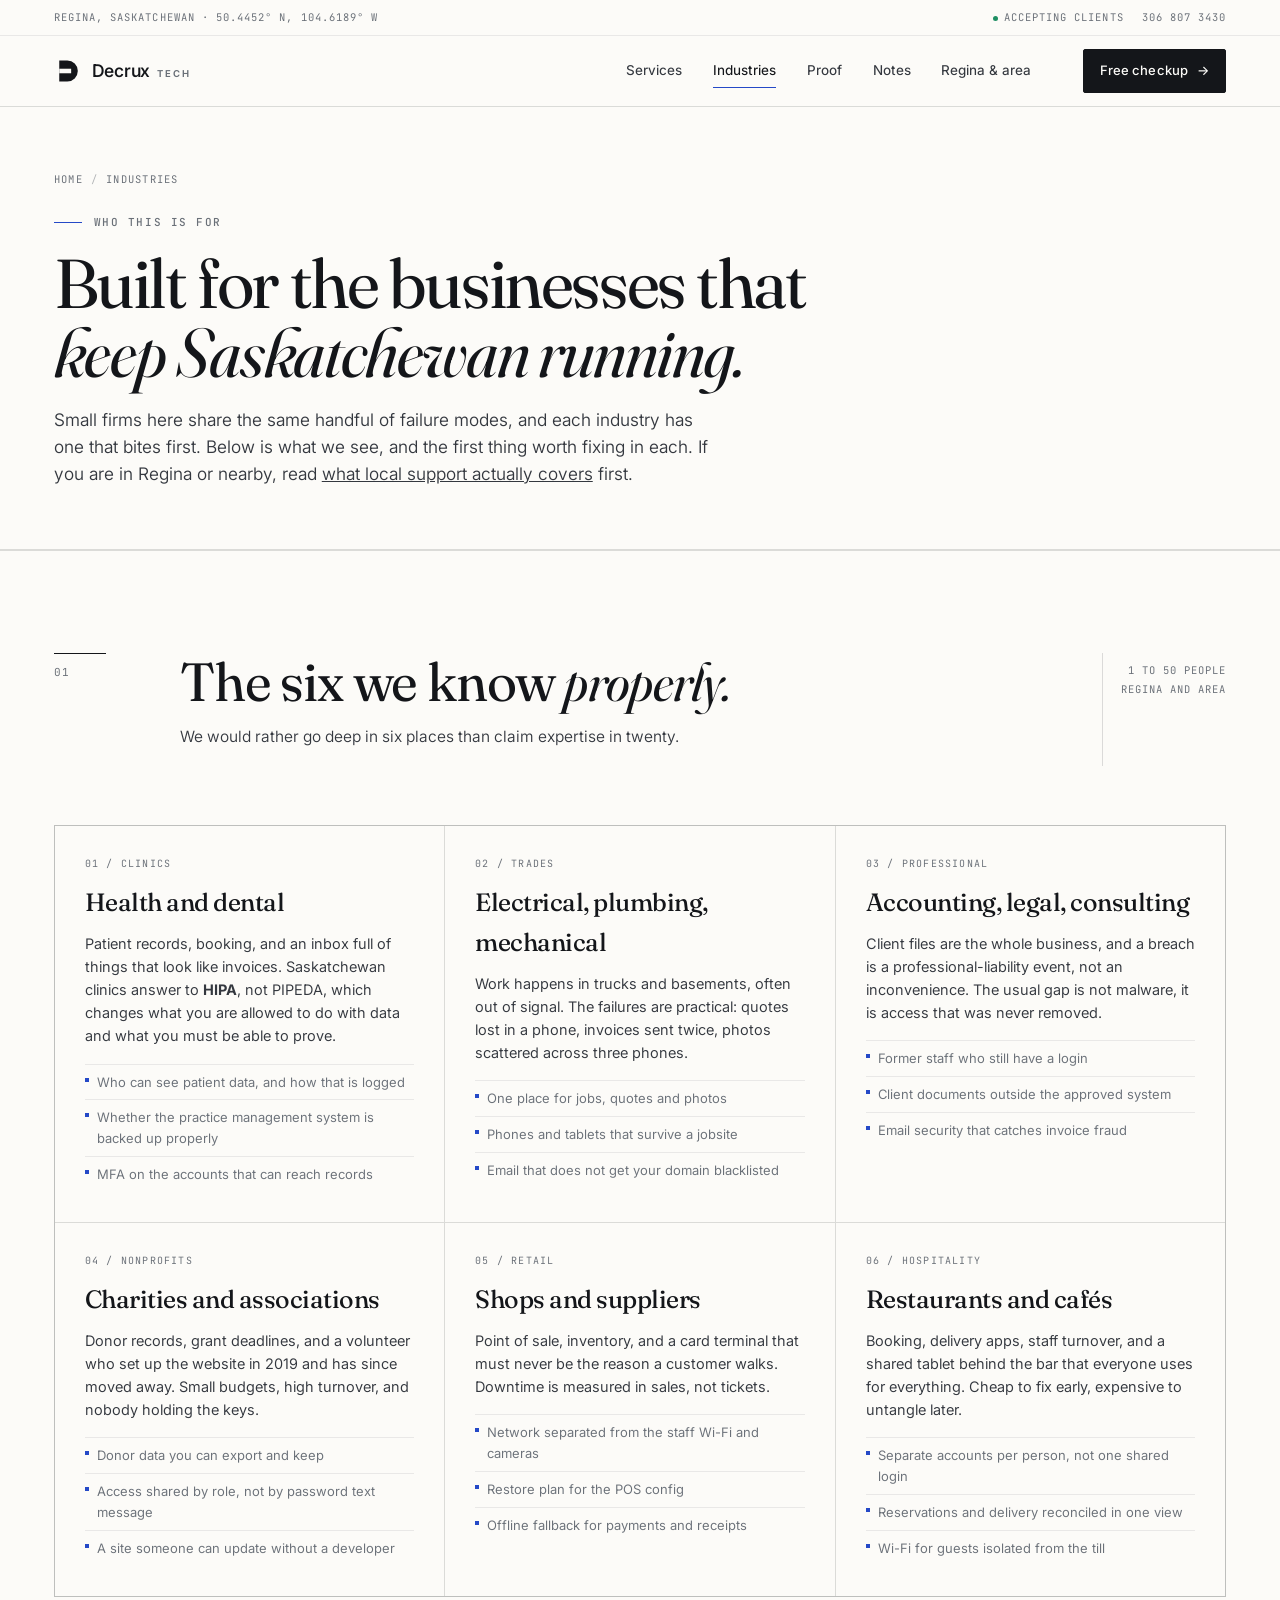
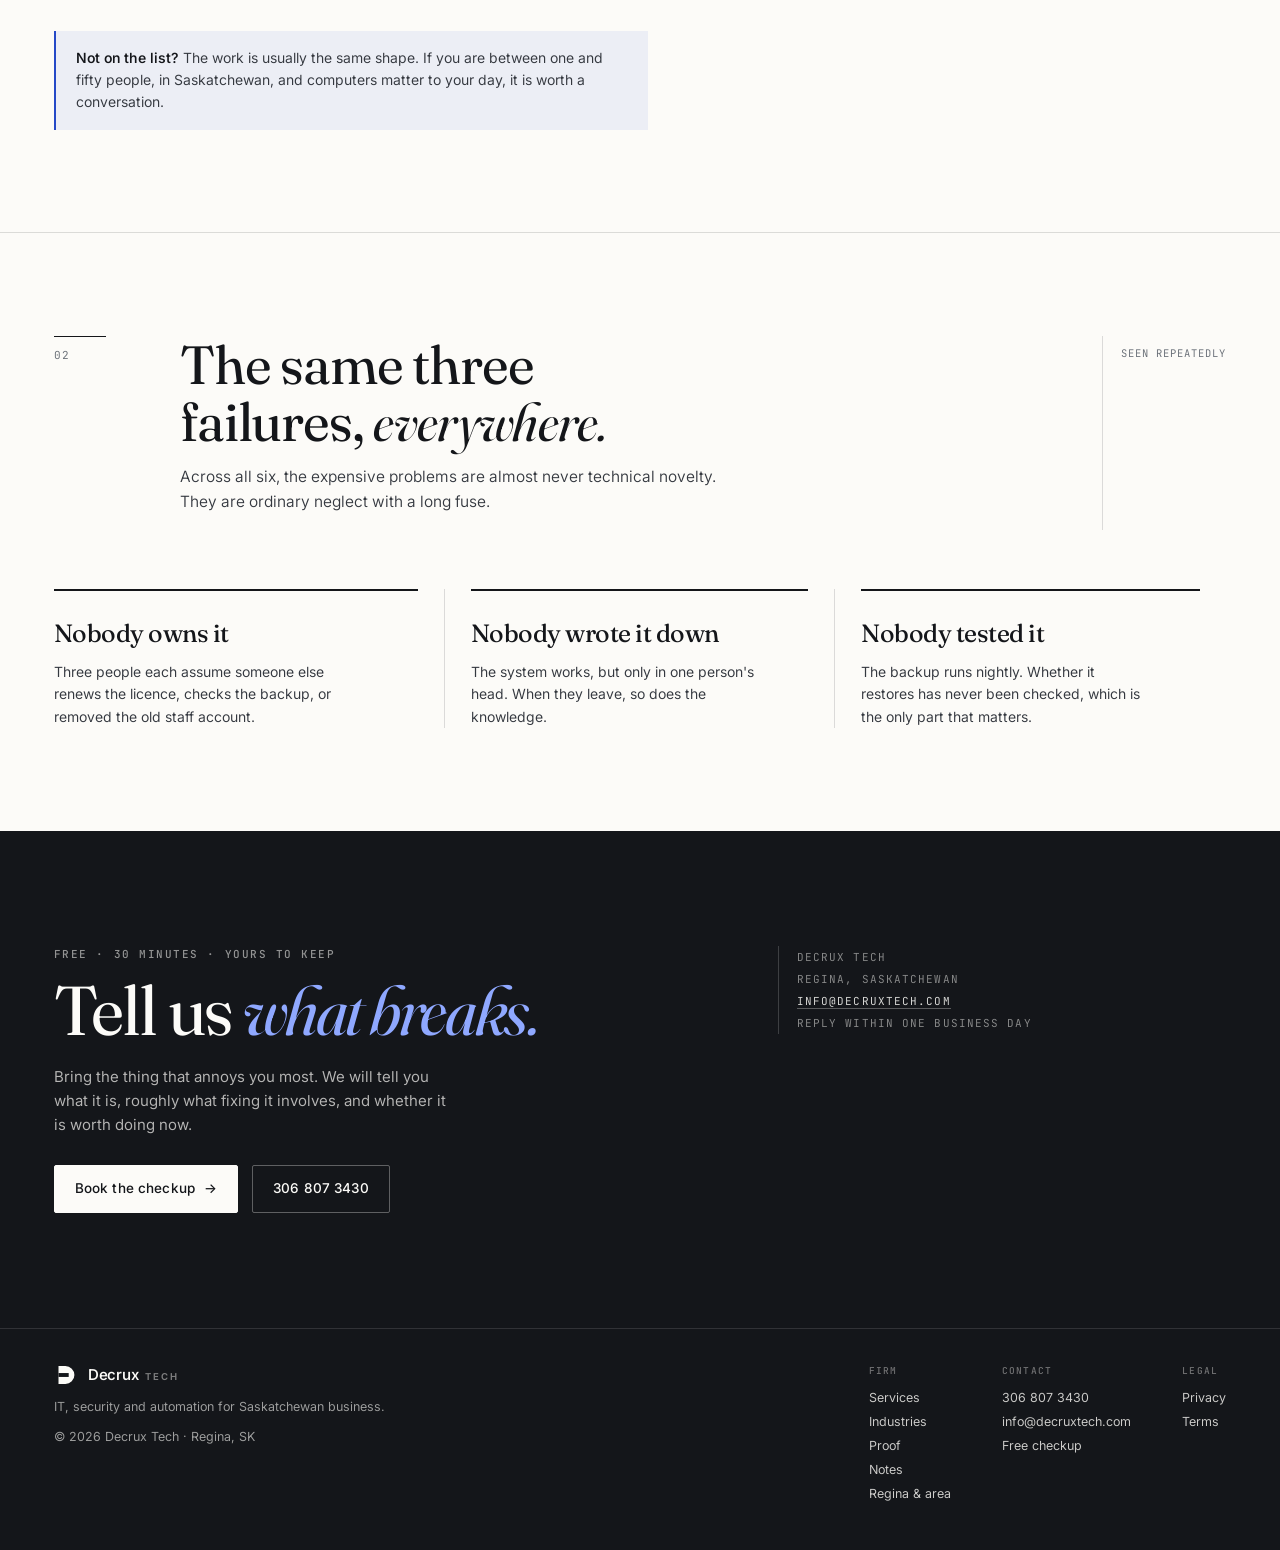
<file: industries.html>
<!DOCTYPE html>
<html lang="en-CA">
<head>
<meta charset="UTF-8">
<meta name="viewport" content="width=device-width, initial-scale=1">
<title>IT for Clinics, Trades and Firms | Decrux Tech</title>
<meta name="description" content="How we support Saskatchewan clinics, trades, professional firms, nonprofits, retail and restaurants. The failures we see in each and the first fix.">
<meta name="theme-color" content="#FCFBF8">
<link rel="preconnect" href="https://fonts.googleapis.com">
<link rel="preconnect" href="https://fonts.gstatic.com" crossorigin>
<link href="https://fonts.googleapis.com/css2?family=Fraunces:ital,opsz,wght@0,9..144,300..600;1,9..144,300..500&family=Inter:wght@300..600&family=JetBrains+Mono:wght@400;500&display=swap" rel="stylesheet">
<link rel="stylesheet" href="assets/site.css">
<link rel="canonical" href="https://decruxtech.com/industries.html">
<meta name="robots" content="index, follow, max-image-preview:large">
<meta property="og:type" content="website">
<meta property="og:site_name" content="Decrux Tech">
<meta property="og:locale" content="en_CA">
<meta property="og:url" content="https://decruxtech.com/industries.html">
<meta property="og:title" content="IT for Clinics, Trades and Firms | Decrux Tech">
<meta property="og:description" content="How we support Saskatchewan clinics, trades, professional firms, nonprofits, retail and restaurants. The failures we see in each and the first fix.">
<meta property="og:image" content="https://decruxtech.com/assets/og-default.png">
<meta property="og:image:width" content="1200">
<meta property="og:image:height" content="630">
<meta property="og:image:alt" content="Decrux Tech: your business, running itself.">
<meta name="twitter:card" content="summary_large_image">
<meta name="twitter:title" content="IT for Clinics, Trades and Firms | Decrux Tech">
<meta name="twitter:description" content="How we support Saskatchewan clinics, trades, professional firms, nonprofits, retail and restaurants. The failures we see in each and the first fix.">
<meta name="twitter:image" content="https://decruxtech.com/assets/og-default.png">
<link rel="apple-touch-icon" href="/assets/apple-touch-icon.png">
<link rel="icon" type="image/png" sizes="192x192" href="/assets/icon-192.png">
<link rel="manifest" href="/site.webmanifest">
<script type="application/ld+json">{"@context":"https://schema.org","@type":"ProfessionalService","@id":"https://decruxtech.com/#business","name":"Decrux Tech","description":"Managed IT, cybersecurity reviews and practical automation for small firms in Regina and across Saskatchewan.","url":"https://decruxtech.com/","telephone":"+1-306-807-3430","email":"info@decruxtech.com","image":"https://decruxtech.com/assets/og-default.png","logo":"https://decruxtech.com/assets/icon-512.png","address":{"@type":"PostalAddress","addressLocality":"Regina","addressRegion":"SK","addressCountry":"CA"},"areaServed":[{"@type":"City","name":"Regina"},{"@type":"City","name":"White City"},{"@type":"City","name":"Emerald Park"},{"@type":"City","name":"Moose Jaw"},{"@type":"AdministrativeArea","name":"Saskatchewan"}],"knowsAbout":["managed IT support","cybersecurity","HIPA","Microsoft 365","backup and recovery","business automation","website performance"],"contactPoint":{"@type":"ContactPoint","contactType":"customer support","telephone":"+1-306-807-3430","email":"info@decruxtech.com","areaServed":"CA","availableLanguage":["en-CA"]}}</script>
<script type="application/ld+json">{"@context":"https://schema.org","@type":"BreadcrumbList","itemListElement":[{"@type":"ListItem","position":1,"name":"Home","item":"https://decruxtech.com/"},{"@type":"ListItem","position":2,"name":"Industries","item":"https://decruxtech.com/industries.html"}]}</script>
</head>
<body>

<div class="topline"><div class="wrap">
  <span class="coords">Regina, Saskatchewan · 50.4452° N, 104.6189° W</span>
  <span class="right"><span><span class="dot"></span>Accepting clients</span><a href="tel:+13068073430">306 807 3430</a></span>
</div></div>

<header class="nav"><div class="wrap">
  <a class="brand" href="index.html">
    <svg class="mark" viewBox="0 0 32 32" aria-hidden="true"><path d="M6 4h9.2a12 12 0 0 1 0 24H6z" fill="currentColor"/><rect x="6" y="13.4" width="13.6" height="5.2"/></svg>
    <span class="word">Decrux <span>Tech</span></span>
  </a>
  <nav class="links" id="navlinks">
    <a href="services.html">Services</a>
    <a href="industries.html" aria-current="page">Industries</a>
    <a href="portfolio.html">Proof</a>
    <a href="insights.html">Notes</a>
      <a href="regina-it-support.html">Regina &amp; area</a>
  </nav>
  <a class="btn" href="contact-form.html">Free checkup <span class="arw">→</span></a>
  <button class="burger" id="burger" aria-label="Menu" aria-expanded="false"><span></span></button>
</div></header>

<section class="page-hero"><div class="wrap">
  <div class="crumbs"><a href="index.html">Home</a><span>/</span>Industries</div>
  <div class="eyebrow">Who this is for</div>
  <h1>Built for the businesses that <em>keep Saskatchewan running.</em></h1>
  <p class="lede">Small firms here share the same handful of failure modes, and each industry has one that bites first. Below is what we see, and the first thing worth fixing in each. If you are in Regina or nearby, read <a href="regina-it-support.html">what local support actually covers</a> first.</p>
</div></section>

<section class="block"><div class="wrap">
  <div class="sec-head">
    <div class="sec-num">01</div>
    <div>
      <h2 class="sec-title">The six we know <em>properly.</em></h2>
      <p class="sec-sub">We would rather go deep in six places than claim expertise in twenty.</p>
    </div>
    <div class="aside">1 to 50 people<br>Regina and area</div>
  </div>

  <div class="cards">
    <div class="card rv">
      <span class="k">01 / Clinics</span>
      <h3>Health and dental</h3>
      <p>Patient records, booking, and an inbox full of things that look like invoices. Saskatchewan clinics answer to <strong>HIPA</strong>, not PIPEDA, which changes what you are allowed to do with data and what you must be able to prove.</p>
      <ul><li>Who can see patient data, and how that is logged</li><li>Whether the practice management system is backed up properly</li><li>MFA on the accounts that can reach records</li></ul>
    </div>
    <div class="card rv">
      <span class="k">02 / Trades</span>
      <h3>Electrical, plumbing, mechanical</h3>
      <p>Work happens in trucks and basements, often out of signal. The failures are practical: quotes lost in a phone, invoices sent twice, photos scattered across three phones.</p>
      <ul><li>One place for jobs, quotes and photos</li><li>Phones and tablets that survive a jobsite</li><li>Email that does not get your domain blacklisted</li></ul>
    </div>
    <div class="card rv">
      <span class="k">03 / Professional</span>
      <h3>Accounting, legal, consulting</h3>
      <p>Client files are the whole business, and a breach is a professional-liability event, not an inconvenience. The usual gap is not malware, it is access that was never removed.</p>
      <ul><li>Former staff who still have a login</li><li>Client documents outside the approved system</li><li>Email security that catches invoice fraud</li></ul>
    </div>
    <div class="card rv">
      <span class="k">04 / Nonprofits</span>
      <h3>Charities and associations</h3>
      <p>Donor records, grant deadlines, and a volunteer who set up the website in 2019 and has since moved away. Small budgets, high turnover, and nobody holding the keys.</p>
      <ul><li>Donor data you can export and keep</li><li>Access shared by role, not by password text message</li><li>A site someone can update without a developer</li></ul>
    </div>
    <div class="card rv">
      <span class="k">05 / Retail</span>
      <h3>Shops and suppliers</h3>
      <p>Point of sale, inventory, and a card terminal that must never be the reason a customer walks. Downtime is measured in sales, not tickets.</p>
      <ul><li>Network separated from the staff Wi-Fi and cameras</li><li>Restore plan for the POS config</li><li>Offline fallback for payments and receipts</li></ul>
    </div>
    <div class="card rv">
      <span class="k">06 / Hospitality</span>
      <h3>Restaurants and cafés</h3>
      <p>Booking, delivery apps, staff turnover, and a shared tablet behind the bar that everyone uses for everything. Cheap to fix early, expensive to untangle later.</p>
      <ul><li>Separate accounts per person, not one shared login</li><li>Reservations and delivery reconciled in one view</li><li>Wi-Fi for guests isolated from the till</li></ul>
    </div>
  </div>

  <div class="note" style="margin-top:34px">
    <b>Not on the list?</b> The work is usually the same shape. If you are between one and fifty people, in Saskatchewan, and computers matter to your day, it is worth a conversation.
  </div>
</div></section>

<section class="block" id="common"><div class="wrap">
  <div class="sec-head">
    <div class="sec-num">02</div>
    <div>
      <h2 class="sec-title">The same three failures, <em>everywhere.</em></h2>
      <p class="sec-sub">Across all six, the expensive problems are almost never technical novelty. They are ordinary neglect with a long fuse.</p>
    </div>
    <div class="aside">Seen repeatedly</div>
  </div>
  <div class="steps">
    <div class="step rv"><div class="bar"></div><h3>Nobody owns it</h3>
      <p>Three people each assume someone else renews the licence, checks the backup, or removed the old staff account.</p></div>
    <div class="step rv"><div class="bar"></div><h3>Nobody wrote it down</h3>
      <p>The system works, but only in one person's head. When they leave, so does the knowledge.</p></div>
    <div class="step rv"><div class="bar"></div><h3>Nobody tested it</h3>
      <p>The backup runs nightly. Whether it restores has never been checked, which is the only part that matters.</p></div>
  </div>
</div></section>

<section class="close" id="start"><div class="wrap">
  <div>
    <div class="eyebrow">Free · 30 minutes · yours to keep</div>
    <h2>Tell us <em>what breaks.</em></h2>
    <p>Bring the thing that annoys you most. We will tell you what it is, roughly what fixing it involves, and whether it is worth doing now.</p>
    <div style="margin-top:28px;display:flex;gap:14px;flex-wrap:wrap">
      <a class="btn" href="contact-form.html">Book the checkup <span class="arw">→</span></a>
      <a class="btn ghost" href="tel:+13068073430">306 807 3430</a>
    </div>
  </div>
  <div class="aside">Decrux Tech<br>Regina, Saskatchewan<br>
    <a href="mailto:info@decruxtech.com">info@decruxtech.com</a><br>Reply within one business day</div>
</div></section>

<footer class="site"><div class="wrap">
  <div>
    <a class="brand" href="index.html">
      <svg class="mark" viewBox="0 0 32 32" aria-hidden="true"><path d="M6 4h9.2a12 12 0 0 1 0 24H6z" fill="currentColor"/><rect x="6" y="13.4" width="13.6" height="5.2"/></svg>
      <span class="word">Decrux <span>Tech</span></span>
    </a>
    <div style="margin-top:10px">IT, security and automation for Saskatchewan business.</div>
    <div style="margin-top:10px">© <span id="yr">2026</span> Decrux Tech · Regina, SK</div>
  </div>
  <div class="cols">
    <div class="col"><h4>Firm</h4>
      <a href="services.html">Services</a><a href="industries.html">Industries</a>
      <a href="portfolio.html">Proof</a><a href="insights.html">Notes</a>
      <a href="regina-it-support.html">Regina &amp; area</a></div>
    <div class="col"><h4>Contact</h4>
      <a href="tel:+13068073430">306 807 3430</a><a href="mailto:info@decruxtech.com">info@decruxtech.com</a>
      <a href="contact-form.html">Free checkup</a></div>
    <div class="col"><h4>Legal</h4>
      <a href="insights.html#privacy">Privacy</a><a href="insights.html#terms">Terms</a></div>
  </div>
</div></footer>

<noscript><style>.rv{opacity:1!important;transform:none!important}</style></noscript>
<script src="assets/site.js"></script>
</body>
</html>
</file>
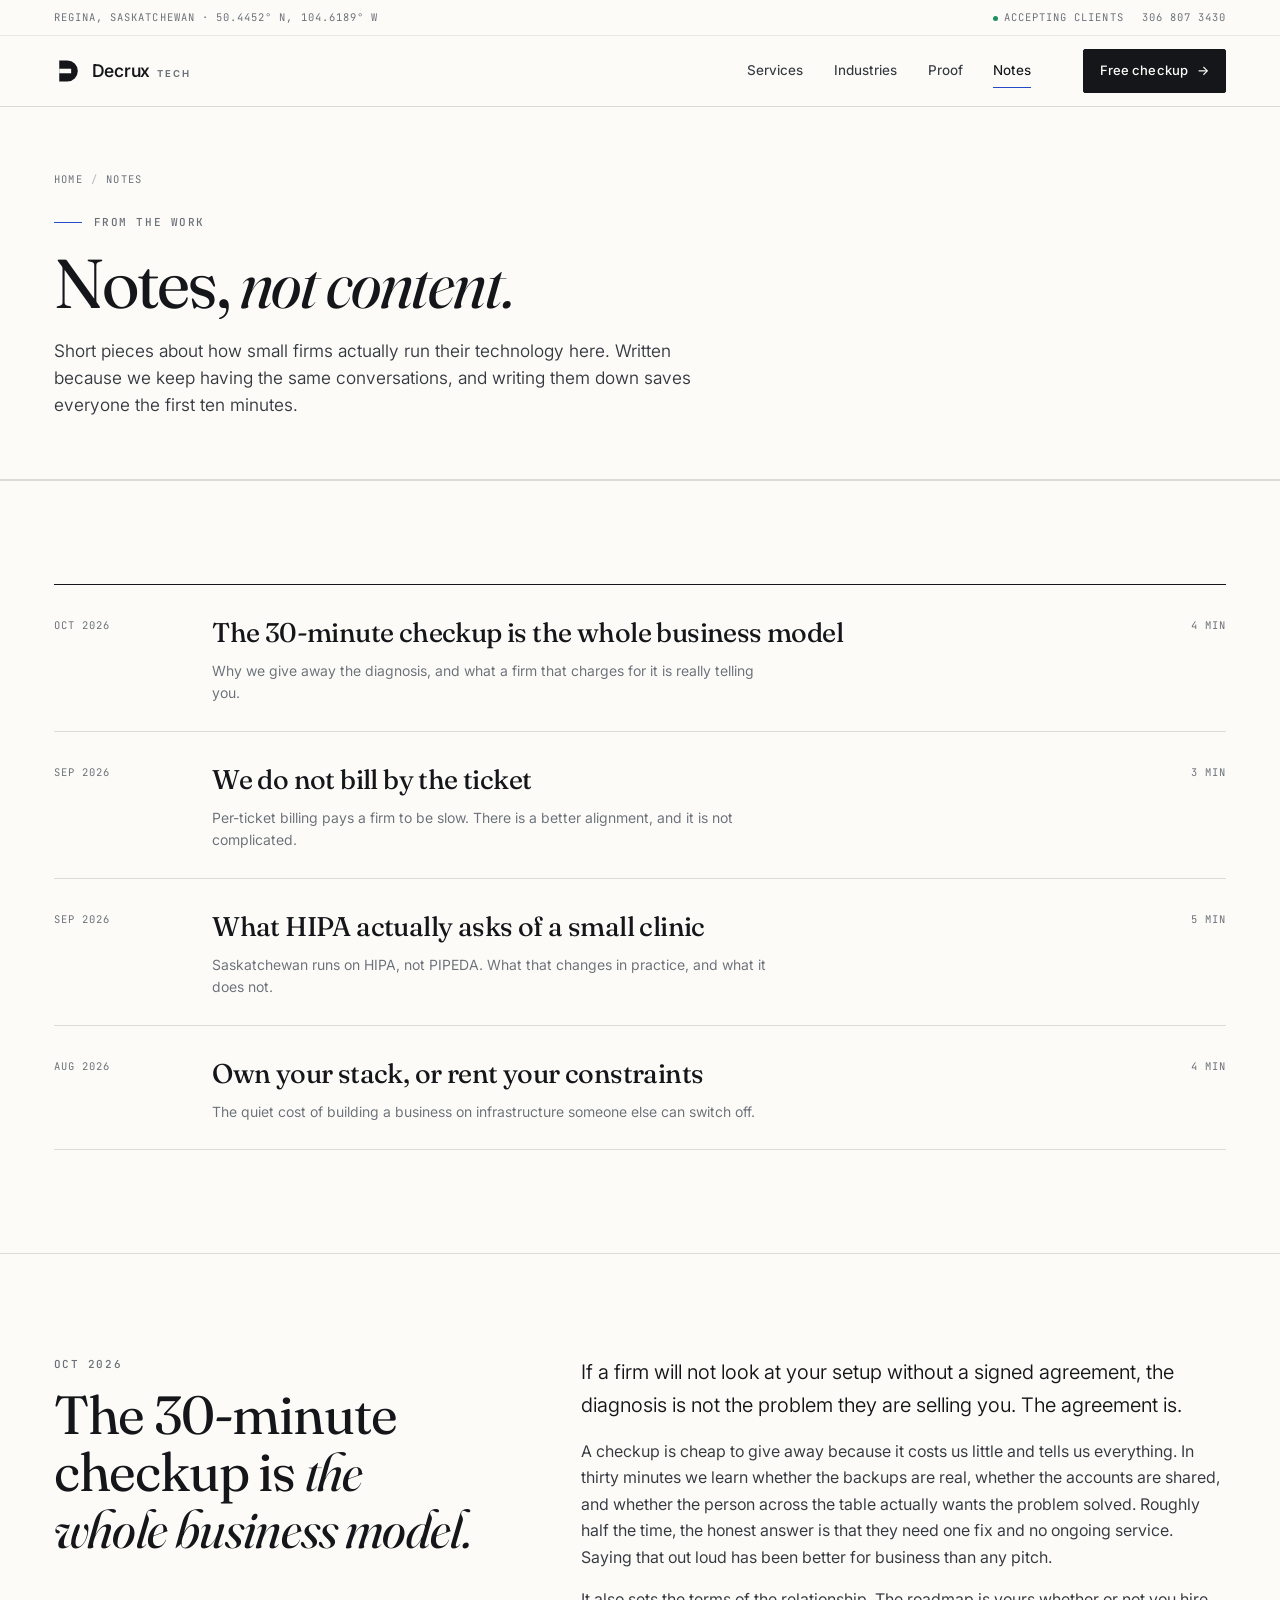
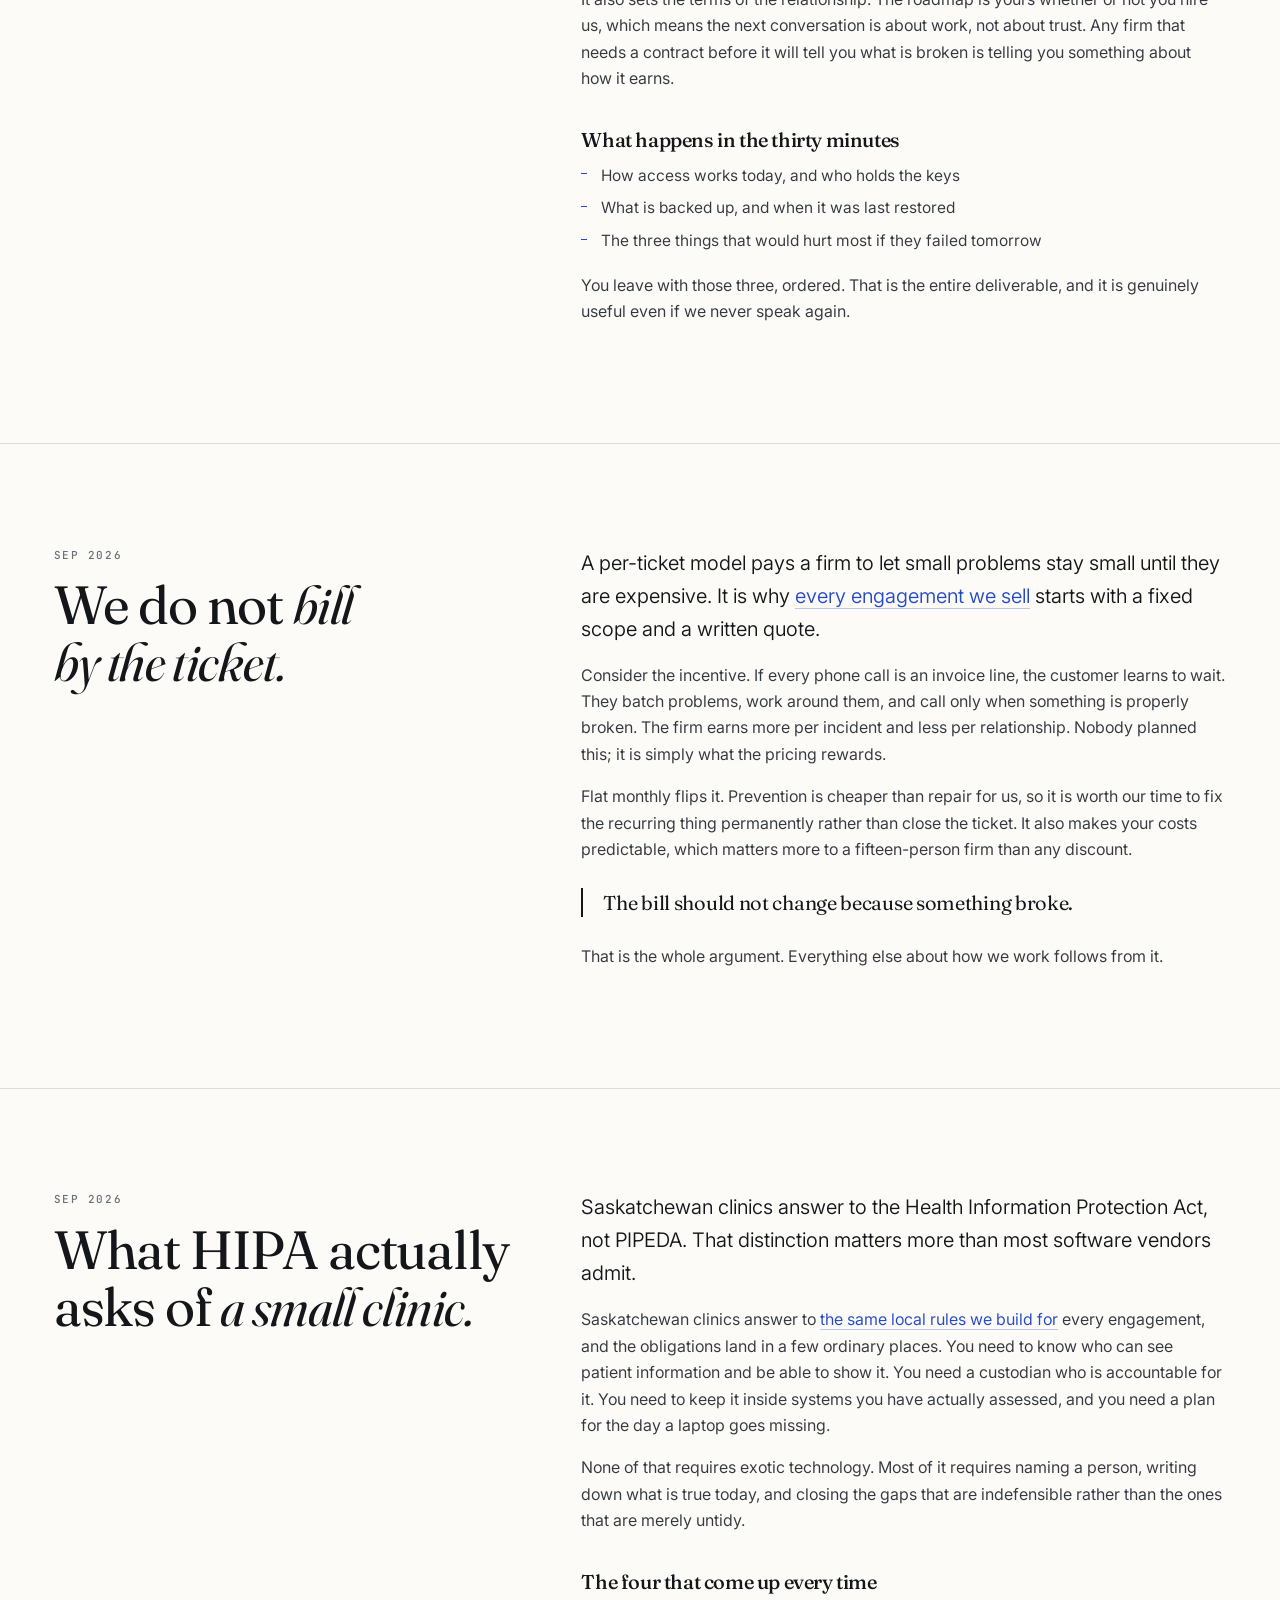
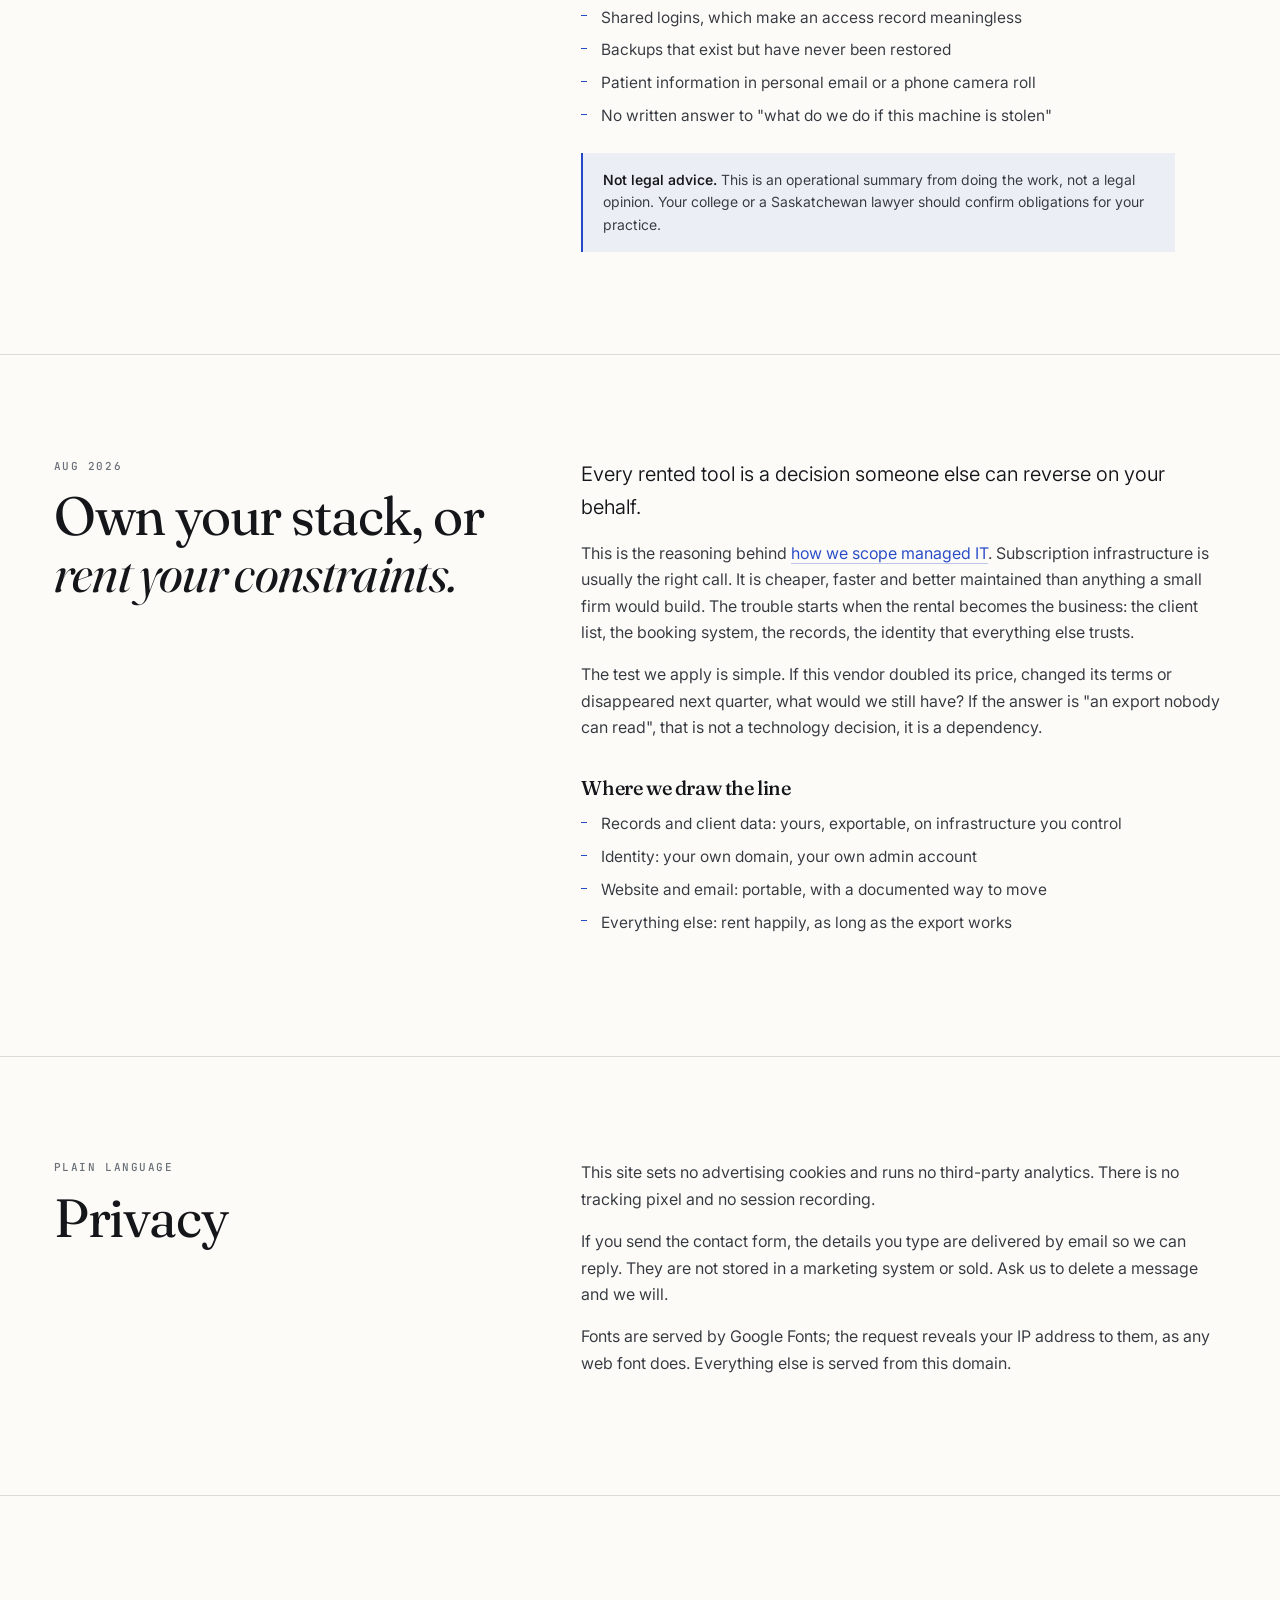
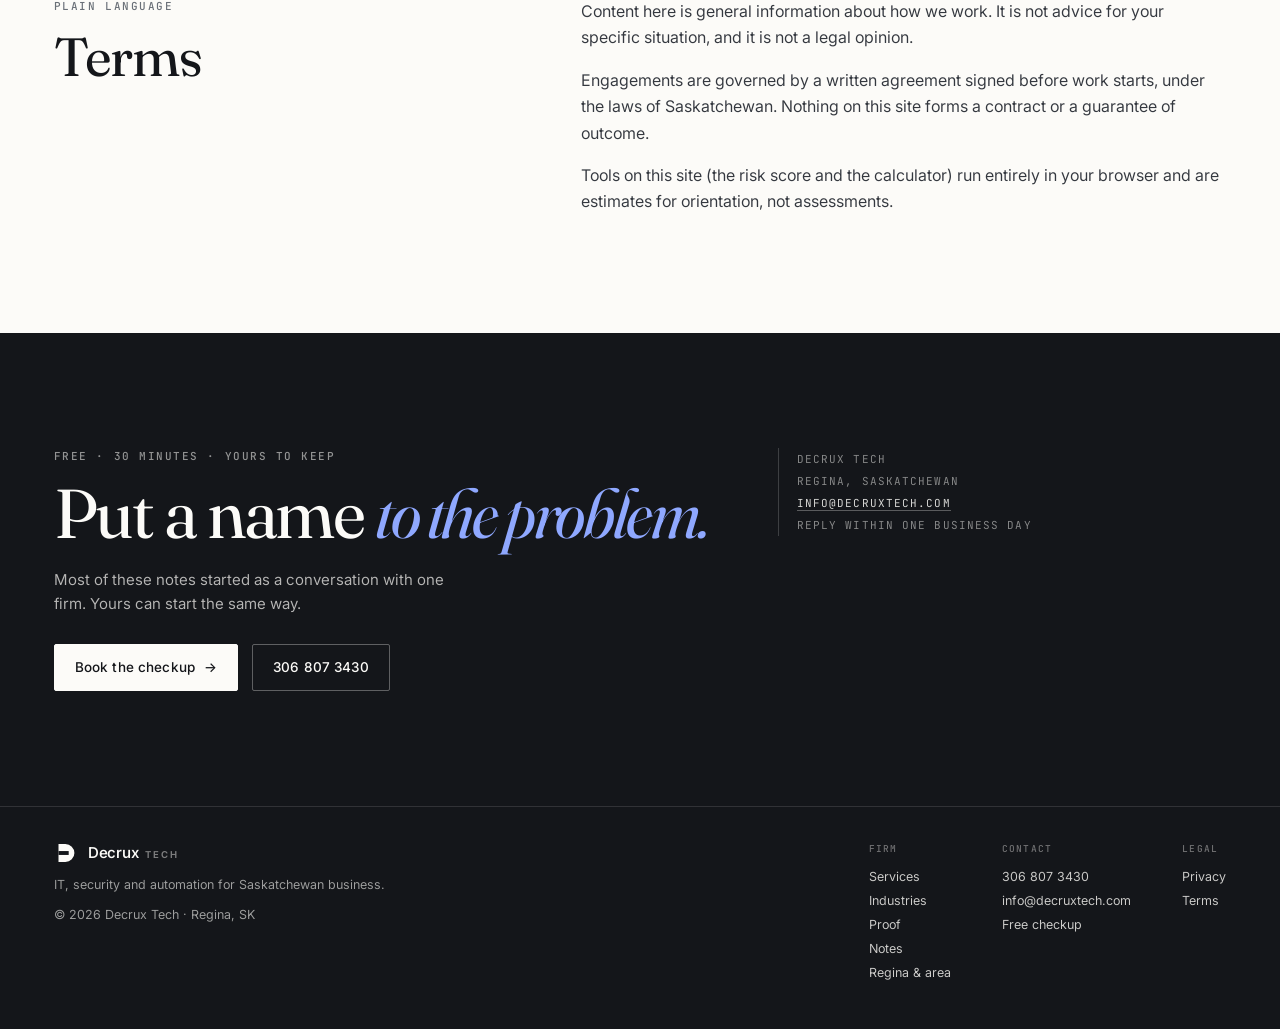
<file: insights.html>
<!DOCTYPE html>
<html lang="en-CA">
<head>
<meta charset="UTF-8">
<meta name="viewport" content="width=device-width, initial-scale=1">
<title>Notes on Small-Firm IT in Saskatchewan | Decrux Tech</title>
<meta name="description" content="Short essays on the checkup, per-ticket billing, HIPA for small clinics and owning your stack. Practical notes from work in Regina and across Saskatchewan.">
<meta name="theme-color" content="#FCFBF8">
<link rel="preconnect" href="https://fonts.googleapis.com">
<link rel="preconnect" href="https://fonts.gstatic.com" crossorigin>
<link href="https://fonts.googleapis.com/css2?family=Fraunces:ital,opsz,wght@0,9..144,300..600;1,9..144,300..500&family=Inter:wght@300..600&family=JetBrains+Mono:wght@400;500&display=swap" rel="stylesheet">
<link rel="stylesheet" href="assets/site.css">
<link rel="canonical" href="https://decruxtech.com/insights.html">
<meta name="robots" content="index, follow, max-image-preview:large">
<meta property="og:type" content="website">
<meta property="og:site_name" content="Decrux Tech">
<meta property="og:locale" content="en_CA">
<meta property="og:url" content="https://decruxtech.com/insights.html">
<meta property="og:title" content="Notes on Small-Firm IT in Saskatchewan | Decrux Tech">
<meta property="og:description" content="Short essays on the checkup, per-ticket billing, HIPA for small clinics and owning your stack. Practical notes from work in Regina and across Saskatchewan.">
<meta property="og:image" content="https://decruxtech.com/assets/og-default.png">
<meta property="og:image:width" content="1200">
<meta property="og:image:height" content="630">
<meta property="og:image:alt" content="Decrux Tech: your business, running itself.">
<meta name="twitter:card" content="summary_large_image">
<meta name="twitter:title" content="Notes on Small-Firm IT in Saskatchewan | Decrux Tech">
<meta name="twitter:description" content="Short essays on the checkup, per-ticket billing, HIPA for small clinics and owning your stack. Practical notes from work in Regina and across Saskatchewan.">
<meta name="twitter:image" content="https://decruxtech.com/assets/og-default.png">
<link rel="apple-touch-icon" href="/assets/apple-touch-icon.png">
<link rel="icon" type="image/png" sizes="192x192" href="/assets/icon-192.png">
<link rel="manifest" href="/site.webmanifest">
<script type="application/ld+json">{"@context":"https://schema.org","@type":"ProfessionalService","@id":"https://decruxtech.com/#business","name":"Decrux Tech","description":"Managed IT, cybersecurity reviews and practical automation for small firms in Regina and across Saskatchewan.","url":"https://decruxtech.com/","telephone":"+1-306-807-3430","email":"info@decruxtech.com","image":"https://decruxtech.com/assets/og-default.png","logo":"https://decruxtech.com/assets/icon-512.png","address":{"@type":"PostalAddress","addressLocality":"Regina","addressRegion":"SK","addressCountry":"CA"},"areaServed":[{"@type":"City","name":"Regina"},{"@type":"City","name":"White City"},{"@type":"City","name":"Emerald Park"},{"@type":"City","name":"Moose Jaw"},{"@type":"AdministrativeArea","name":"Saskatchewan"}],"knowsAbout":["managed IT support","cybersecurity","HIPA","Microsoft 365","backup and recovery","business automation","website performance"],"contactPoint":{"@type":"ContactPoint","contactType":"customer support","telephone":"+1-306-807-3430","email":"info@decruxtech.com","areaServed":"CA","availableLanguage":["en-CA"]}}</script>
<script type="application/ld+json">{"@context":"https://schema.org","@type":"BreadcrumbList","itemListElement":[{"@type":"ListItem","position":1,"name":"Home","item":"https://decruxtech.com/"},{"@type":"ListItem","position":2,"name":"Notes","item":"https://decruxtech.com/insights.html"}]}</script>
</head>
<body>

<div class="topline"><div class="wrap">
  <span class="coords">Regina, Saskatchewan · 50.4452° N, 104.6189° W</span>
  <span class="right"><span><span class="dot"></span>Accepting clients</span><a href="tel:+13068073430">306 807 3430</a></span>
</div></div>

<header class="nav"><div class="wrap">
  <a class="brand" href="index.html">
    <svg class="mark" viewBox="0 0 32 32" aria-hidden="true"><path d="M6 4h9.2a12 12 0 0 1 0 24H6z" fill="currentColor"/><rect x="6" y="13.4" width="13.6" height="5.2"/></svg>
    <span class="word">Decrux <span>Tech</span></span>
  </a>
  <nav class="links" id="navlinks">
    <a href="services.html">Services</a>
    <a href="industries.html">Industries</a>
    <a href="portfolio.html">Proof</a>
    <a href="insights.html" aria-current="page">Notes</a>
  </nav>
  <a class="btn" href="contact-form.html">Free checkup <span class="arw">→</span></a>
  <button class="burger" id="burger" aria-label="Menu" aria-expanded="false"><span></span></button>
</div></header>

<section class="page-hero"><div class="wrap">
  <div class="crumbs"><a href="index.html">Home</a><span>/</span>Notes</div>
  <div class="eyebrow">From the work</div>
  <h1>Notes, <em>not content.</em></h1>
  <p class="lede">Short pieces about how small firms actually run their technology here. Written because we keep having the same conversations, and writing them down saves everyone the first ten minutes.</p>
</div></section>

<section class="block"><div class="wrap">
  <div class="articles">
    <a class="article-row rv" href="#checkup">
      <span class="date">Oct 2026</span>
      <span><h3>The 30-minute checkup is the whole business model</h3>
        <p>Why we give away the diagnosis, and what a firm that charges for it is really telling you.</p></span>
      <span class="meta">4 min</span>
    </a>
    <a class="article-row rv" href="#tickets">
      <span class="date">Sep 2026</span>
      <span><h3>We do not bill by the ticket</h3>
        <p>Per-ticket billing pays a firm to be slow. There is a better alignment, and it is not complicated.</p></span>
      <span class="meta">3 min</span>
    </a>
    <a class="article-row rv" href="#hipa">
      <span class="date">Sep 2026</span>
      <span><h3>What HIPA actually asks of a small clinic</h3>
        <p>Saskatchewan runs on HIPA, not PIPEDA. What that changes in practice, and what it does not.</p></span>
      <span class="meta">5 min</span>
    </a>
    <a class="article-row rv" href="#stack">
      <span class="date">Aug 2026</span>
      <span><h3>Own your stack, or rent your constraints</h3>
        <p>The quiet cost of building a business on infrastructure someone else can switch off.</p></span>
      <span class="meta">4 min</span>
    </a>
  </div>
</div></section>

<section class="block" id="checkup"><div class="wrap">
  <div class="split narrow">
    <div>
      <div class="eyebrow">Oct 2026</div>
      <h2 class="sec-title" style="margin-top:12px">The 30-minute checkup is <em>the whole business model.</em></h2>
    </div>
    <div class="prose">
      <p class="lead">If a firm will not look at your setup without a signed agreement, the diagnosis is not the problem they are selling you. The agreement is.</p>
      <p>A checkup is cheap to give away because it costs us little and tells us everything. In thirty minutes we learn whether the backups are real, whether the accounts are shared, and whether the person across the table actually wants the problem solved. Roughly half the time, the honest answer is that they need one fix and no ongoing service. Saying that out loud has been better for business than any pitch.</p>
      <p>It also sets the terms of the relationship. The roadmap is yours whether or not you hire us, which means the next conversation is about work, not about trust. Any firm that needs a contract before it will tell you what is broken is telling you something about how it earns.</p>
      <h3>What happens in the thirty minutes</h3>
      <ul>
        <li>How access works today, and who holds the keys</li>
        <li>What is backed up, and when it was last restored</li>
        <li>The three things that would hurt most if they failed tomorrow</li>
      </ul>
      <p>You leave with those three, ordered. That is the entire deliverable, and it is genuinely useful even if we never speak again.</p>
    </div>
  </div>
</div></section>

<section class="block" id="tickets"><div class="wrap">
  <div class="split narrow">
    <div>
      <div class="eyebrow">Sep 2026</div>
      <h2 class="sec-title" style="margin-top:12px">We do not <em>bill by the ticket.</em></h2>
    </div>
    <div class="prose">
      <p class="lead">A per-ticket model pays a firm to let small problems stay small until they are expensive. It is why <a href="services.html">every engagement we sell</a> starts with a fixed scope and a written quote.</p>
      <p>Consider the incentive. If every phone call is an invoice line, the customer learns to wait. They batch problems, work around them, and call only when something is properly broken. The firm earns more per incident and less per relationship. Nobody planned this; it is simply what the pricing rewards.</p>
      <p>Flat monthly flips it. Prevention is cheaper than repair for us, so it is worth our time to fix the recurring thing permanently rather than close the ticket. It also makes your costs predictable, which matters more to a fifteen-person firm than any discount.</p>
      <blockquote>The bill should not change because something broke.</blockquote>
      <p>That is the whole argument. Everything else about how we work follows from it.</p>
    </div>
  </div>
</div></section>

<section class="block" id="hipa"><div class="wrap">
  <div class="split narrow">
    <div>
      <div class="eyebrow">Sep 2026</div>
      <h2 class="sec-title" style="margin-top:12px">What HIPA actually asks of <em>a small clinic.</em></h2>
    </div>
    <div class="prose">
      <p class="lead">Saskatchewan clinics answer to the Health Information Protection Act, not PIPEDA. That distinction matters more than most software vendors admit.</p>
      <p>Saskatchewan clinics answer to <a href="regina-it-support.html">the same local rules we build for</a> every engagement, and the obligations land in a few ordinary places. You need to know who can see patient information and be able to show it. You need a custodian who is accountable for it. You need to keep it inside systems you have actually assessed, and you need a plan for the day a laptop goes missing.</p>
      <p>None of that requires exotic technology. Most of it requires naming a person, writing down what is true today, and closing the gaps that are indefensible rather than the ones that are merely untidy.</p>
      <h3>The four that come up every time</h3>
      <ul>
        <li>Shared logins, which make an access record meaningless</li>
        <li>Backups that exist but have never been restored</li>
        <li>Patient information in personal email or a phone camera roll</li>
        <li>No written answer to "what do we do if this machine is stolen"</li>
      </ul>
      <div class="note" style="margin-top:24px"><b>Not legal advice.</b> This is an operational summary from doing the work, not a legal opinion. Your college or a Saskatchewan lawyer should confirm obligations for your practice.</div>
    </div>
  </div>
</div></section>

<section class="block" id="stack"><div class="wrap">
  <div class="split narrow">
    <div>
      <div class="eyebrow">Aug 2026</div>
      <h2 class="sec-title" style="margin-top:12px">Own your stack, or <em>rent your constraints.</em></h2>
    </div>
    <div class="prose">
      <p class="lead">Every rented tool is a decision someone else can reverse on your behalf.</p>
      <p>This is the reasoning behind <a href="services.html#managed">how we scope managed IT</a>. Subscription infrastructure is usually the right call. It is cheaper, faster and better maintained than anything a small firm would build. The trouble starts when the rental becomes the business: the client list, the booking system, the records, the identity that everything else trusts.</p>
      <p>The test we apply is simple. If this vendor doubled its price, changed its terms or disappeared next quarter, what would we still have? If the answer is "an export nobody can read", that is not a technology decision, it is a dependency.</p>
      <h3>Where we draw the line</h3>
      <ul>
        <li>Records and client data: yours, exportable, on infrastructure you control</li>
        <li>Identity: your own domain, your own admin account</li>
        <li>Website and email: portable, with a documented way to move</li>
        <li>Everything else: rent happily, as long as the export works</li>
      </ul>
    </div>
  </div>
</div></section>

<section class="block" id="privacy"><div class="wrap">
  <div class="split narrow">
    <div><div class="eyebrow">Plain language</div><h2 class="sec-title" style="margin-top:12px">Privacy</h2></div>
    <div class="prose">
      <p>This site sets no advertising cookies and runs no third-party analytics. There is no tracking pixel and no session recording.</p>
      <p>If you send the contact form, the details you type are delivered by email so we can reply. They are not stored in a marketing system or sold. Ask us to delete a message and we will.</p>
      <p>Fonts are served by Google Fonts; the request reveals your IP address to them, as any web font does. Everything else is served from this domain.</p>
    </div>
  </div>
</div></section>

<section class="block" id="terms"><div class="wrap">
  <div class="split narrow">
    <div><div class="eyebrow">Plain language</div><h2 class="sec-title" style="margin-top:12px">Terms</h2></div>
    <div class="prose">
      <p>Content here is general information about how we work. It is not advice for your specific situation, and it is not a legal opinion.</p>
      <p>Engagements are governed by a written agreement signed before work starts, under the laws of Saskatchewan. Nothing on this site forms a contract or a guarantee of outcome.</p>
      <p>Tools on this site (the risk score and the calculator) run entirely in your browser and are estimates for orientation, not assessments.</p>
    </div>
  </div>
</div></section>

<section class="close" id="start"><div class="wrap">
  <div>
    <div class="eyebrow">Free · 30 minutes · yours to keep</div>
    <h2>Put a name <em>to the problem.</em></h2>
    <p>Most of these notes started as a conversation with one firm. Yours can start the same way.</p>
    <div style="margin-top:28px;display:flex;gap:14px;flex-wrap:wrap">
      <a class="btn" href="contact-form.html">Book the checkup <span class="arw">→</span></a>
      <a class="btn ghost" href="tel:+13068073430">306 807 3430</a>
    </div>
  </div>
  <div class="aside">Decrux Tech<br>Regina, Saskatchewan<br>
    <a href="mailto:info@decruxtech.com">info@decruxtech.com</a><br>Reply within one business day</div>
</div></section>

<footer class="site"><div class="wrap">
  <div>
    <a class="brand" href="index.html">
      <svg class="mark" viewBox="0 0 32 32" aria-hidden="true"><path d="M6 4h9.2a12 12 0 0 1 0 24H6z" fill="currentColor"/><rect x="6" y="13.4" width="13.6" height="5.2"/></svg>
      <span class="word">Decrux <span>Tech</span></span>
    </a>
    <div style="margin-top:10px">IT, security and automation for Saskatchewan business.</div>
    <div style="margin-top:10px">© <span id="yr">2026</span> Decrux Tech · Regina, SK</div>
  </div>
  <div class="cols">
    <div class="col"><h4>Firm</h4>
      <a href="services.html">Services</a><a href="industries.html">Industries</a>
      <a href="portfolio.html">Proof</a><a href="insights.html">Notes</a>
      <a href="regina-it-support.html">Regina &amp; area</a></div>
    <div class="col"><h4>Contact</h4>
      <a href="tel:+13068073430">306 807 3430</a><a href="mailto:info@decruxtech.com">info@decruxtech.com</a>
      <a href="contact-form.html">Free checkup</a></div>
    <div class="col"><h4>Legal</h4>
      <a href="insights.html#privacy">Privacy</a><a href="insights.html#terms">Terms</a></div>
  </div>
</div></footer>

<noscript><style>.rv{opacity:1!important;transform:none!important}</style></noscript>
<script src="assets/site.js"></script>
</body>
</html>
</file>
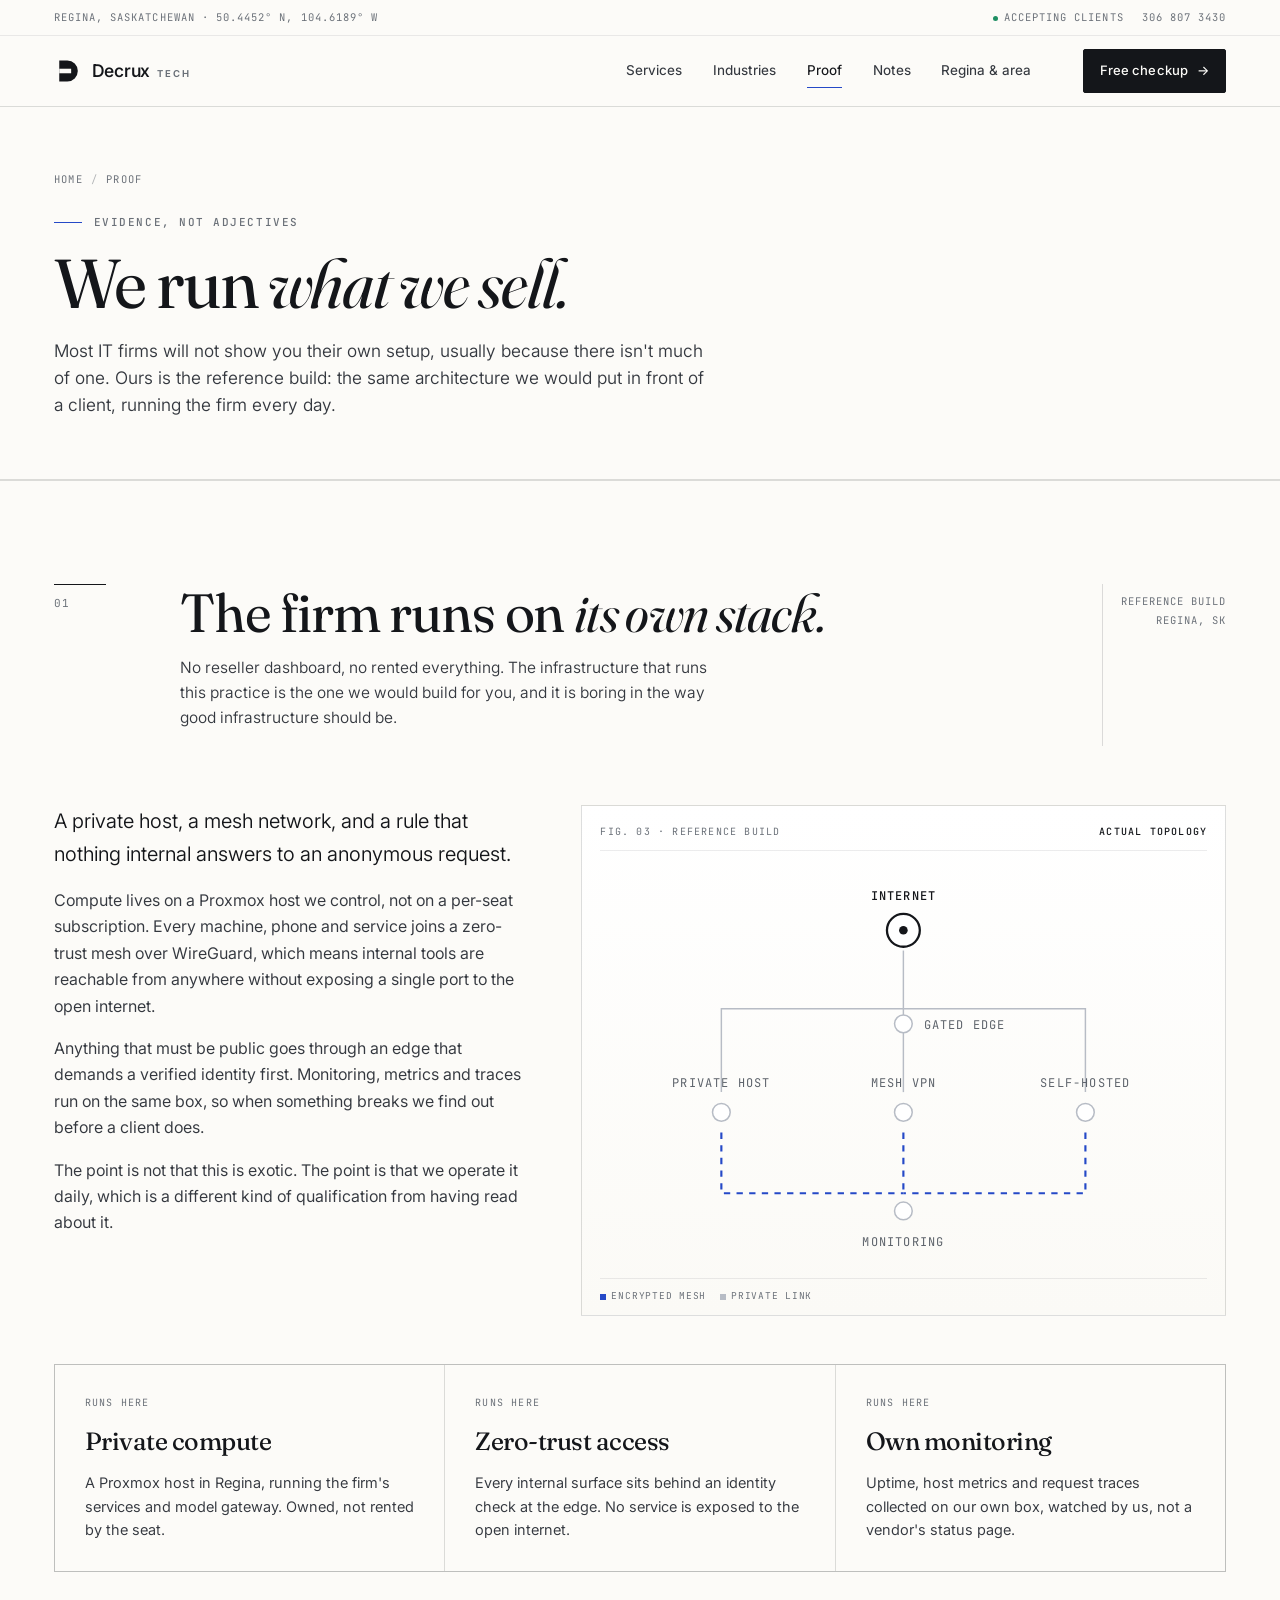
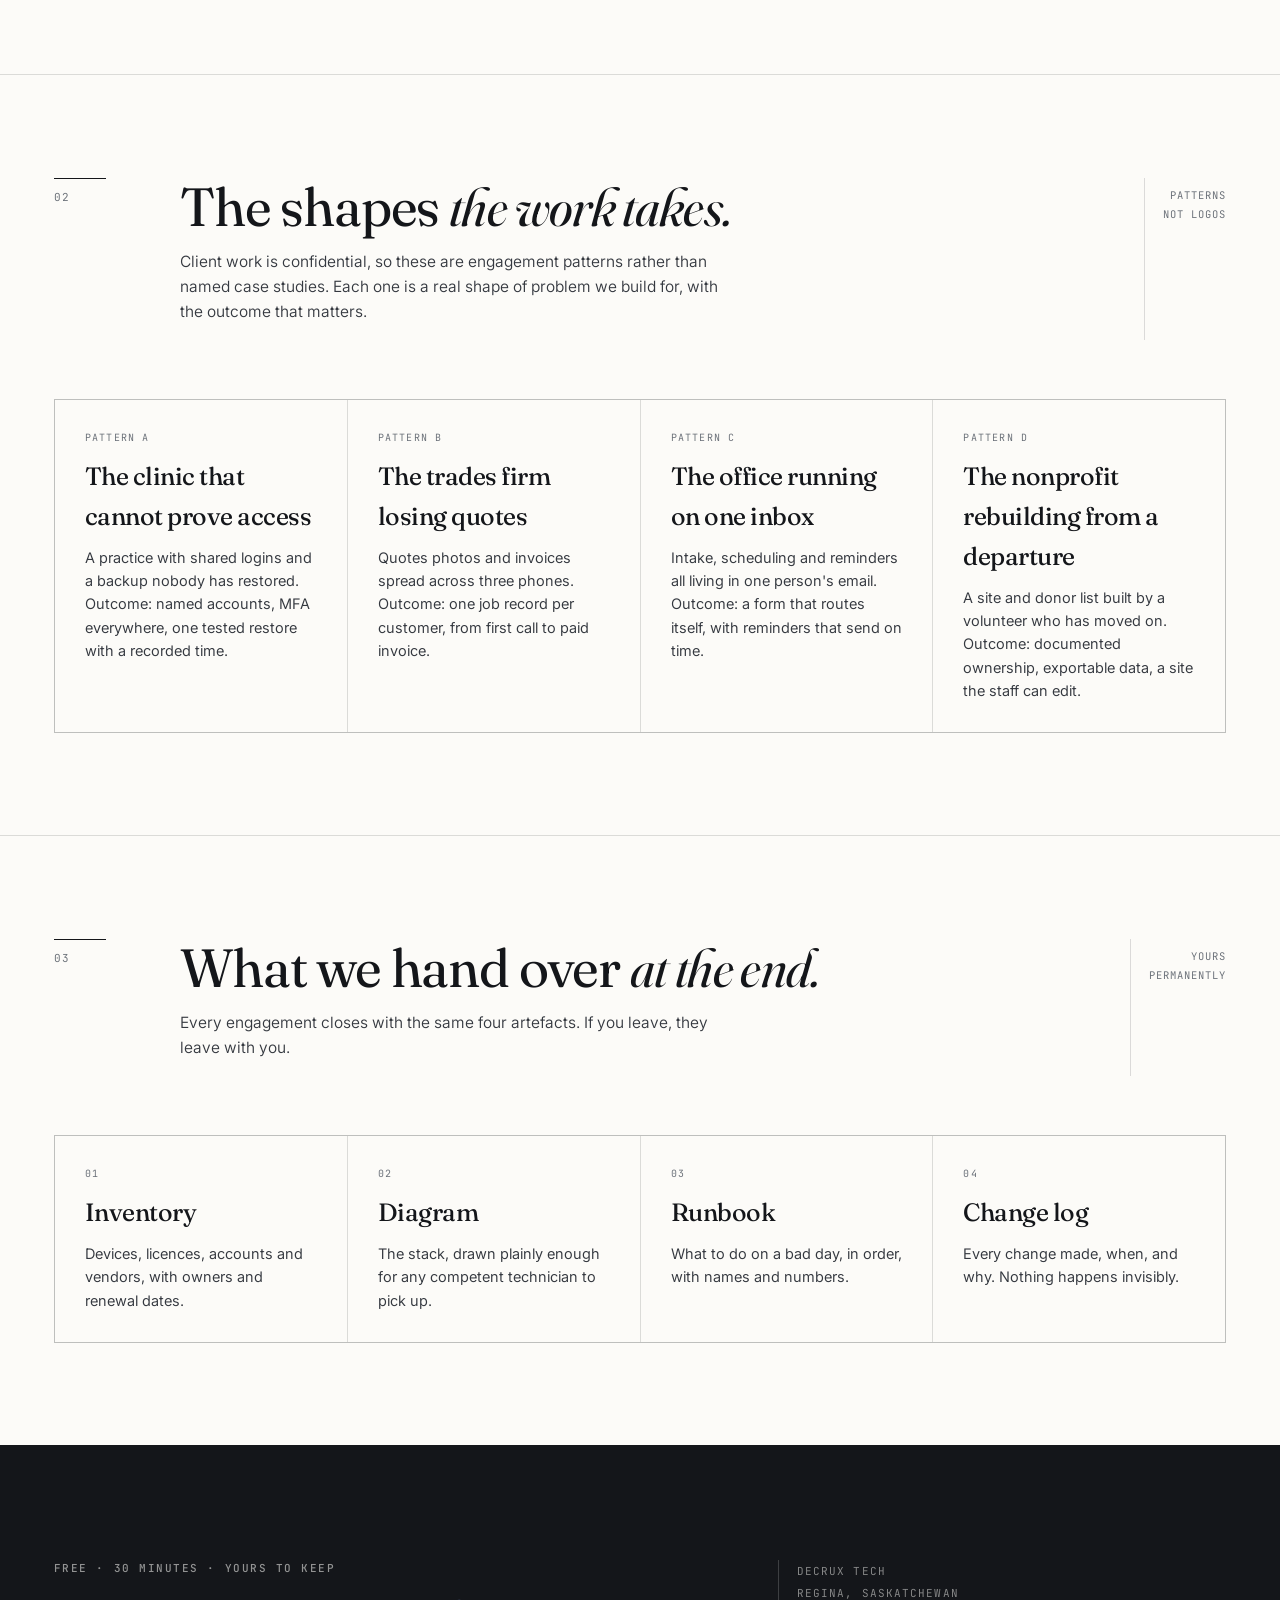
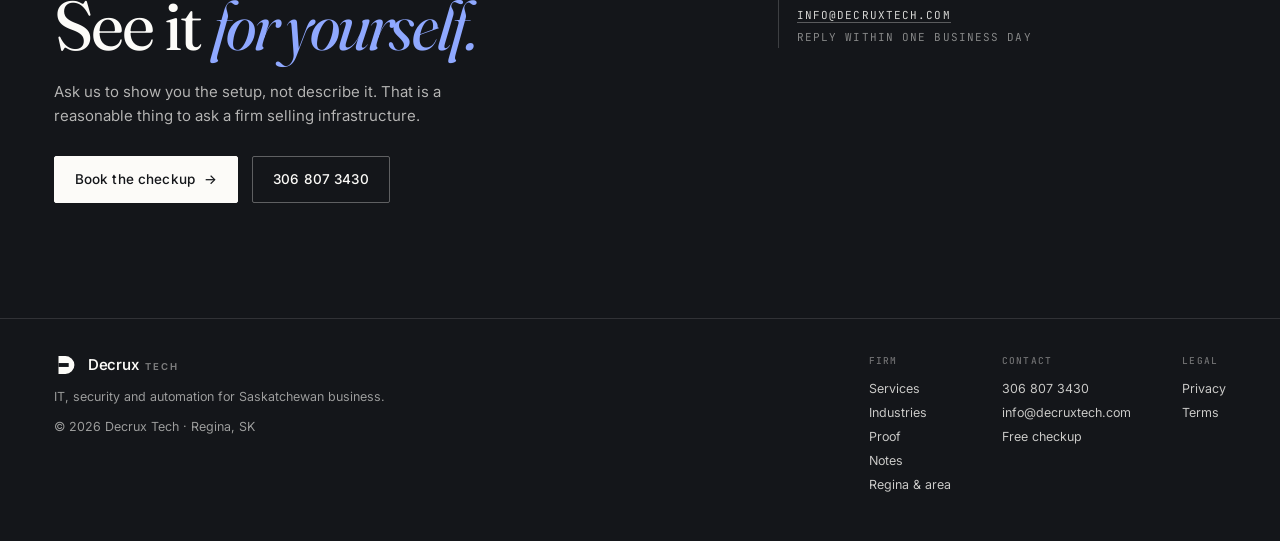
<file: portfolio.html>
<!DOCTYPE html>
<html lang="en-CA">
<head>
<meta charset="UTF-8">
<meta name="viewport" content="width=device-width, initial-scale=1">
<title>Proof: The Infrastructure We Run | Decrux Tech</title>
<meta name="description" content="We run what we sell: a private Proxmox host, a zero-trust mesh, self-hosted monitoring and a gated edge. Engagement patterns and the documents you keep.">
<meta name="theme-color" content="#FCFBF8">
<link rel="preconnect" href="https://fonts.googleapis.com">
<link rel="preconnect" href="https://fonts.gstatic.com" crossorigin>
<link href="https://fonts.googleapis.com/css2?family=Fraunces:ital,opsz,wght@0,9..144,300..600;1,9..144,300..500&family=Inter:wght@300..600&family=JetBrains+Mono:wght@400;500&display=swap" rel="stylesheet">
<link rel="stylesheet" href="assets/site.css">
<link rel="canonical" href="https://decruxtech.com/portfolio.html">
<meta name="robots" content="index, follow, max-image-preview:large">
<meta property="og:type" content="website">
<meta property="og:site_name" content="Decrux Tech">
<meta property="og:locale" content="en_CA">
<meta property="og:url" content="https://decruxtech.com/portfolio.html">
<meta property="og:title" content="Proof: The Infrastructure We Run | Decrux Tech">
<meta property="og:description" content="We run what we sell: a private Proxmox host, a zero-trust mesh, self-hosted monitoring and a gated edge. Engagement patterns and the documents you keep.">
<meta property="og:image" content="https://decruxtech.com/assets/og-default.png">
<meta property="og:image:width" content="1200">
<meta property="og:image:height" content="630">
<meta property="og:image:alt" content="Decrux Tech: your business, running itself.">
<meta name="twitter:card" content="summary_large_image">
<meta name="twitter:title" content="Proof: The Infrastructure We Run | Decrux Tech">
<meta name="twitter:description" content="We run what we sell: a private Proxmox host, a zero-trust mesh, self-hosted monitoring and a gated edge. Engagement patterns and the documents you keep.">
<meta name="twitter:image" content="https://decruxtech.com/assets/og-default.png">
<link rel="apple-touch-icon" href="/assets/apple-touch-icon.png">
<link rel="icon" type="image/png" sizes="192x192" href="/assets/icon-192.png">
<link rel="manifest" href="/site.webmanifest">
<script type="application/ld+json">{"@context":"https://schema.org","@type":"ProfessionalService","@id":"https://decruxtech.com/#business","name":"Decrux Tech","description":"Managed IT, cybersecurity reviews and practical automation for small firms in Regina and across Saskatchewan.","url":"https://decruxtech.com/","telephone":"+1-306-807-3430","email":"info@decruxtech.com","image":"https://decruxtech.com/assets/og-default.png","logo":"https://decruxtech.com/assets/icon-512.png","address":{"@type":"PostalAddress","addressLocality":"Regina","addressRegion":"SK","addressCountry":"CA"},"areaServed":[{"@type":"City","name":"Regina"},{"@type":"City","name":"White City"},{"@type":"City","name":"Emerald Park"},{"@type":"City","name":"Moose Jaw"},{"@type":"AdministrativeArea","name":"Saskatchewan"}],"knowsAbout":["managed IT support","cybersecurity","HIPA","Microsoft 365","backup and recovery","business automation","website performance"],"contactPoint":{"@type":"ContactPoint","contactType":"customer support","telephone":"+1-306-807-3430","email":"info@decruxtech.com","areaServed":"CA","availableLanguage":["en-CA"]}}</script>
<script type="application/ld+json">{"@context":"https://schema.org","@type":"BreadcrumbList","itemListElement":[{"@type":"ListItem","position":1,"name":"Home","item":"https://decruxtech.com/"},{"@type":"ListItem","position":2,"name":"Proof","item":"https://decruxtech.com/portfolio.html"}]}</script>
</head>
<body>

<div class="topline"><div class="wrap">
  <span class="coords">Regina, Saskatchewan · 50.4452° N, 104.6189° W</span>
  <span class="right"><span><span class="dot"></span>Accepting clients</span><a href="tel:+13068073430">306 807 3430</a></span>
</div></div>

<header class="nav"><div class="wrap">
  <a class="brand" href="index.html">
    <svg class="mark" viewBox="0 0 32 32" aria-hidden="true"><path d="M6 4h9.2a12 12 0 0 1 0 24H6z" fill="currentColor"/><rect x="6" y="13.4" width="13.6" height="5.2"/></svg>
    <span class="word">Decrux <span>Tech</span></span>
  </a>
  <nav class="links" id="navlinks">
    <a href="services.html">Services</a>
    <a href="industries.html">Industries</a>
    <a href="portfolio.html" aria-current="page">Proof</a>
    <a href="insights.html">Notes</a>
      <a href="regina-it-support.html">Regina &amp; area</a>
  </nav>
  <a class="btn" href="contact-form.html">Free checkup <span class="arw">→</span></a>
  <button class="burger" id="burger" aria-label="Menu" aria-expanded="false"><span></span></button>
</div></header>

<section class="page-hero"><div class="wrap">
  <div class="crumbs"><a href="index.html">Home</a><span>/</span>Proof</div>
  <div class="eyebrow">Evidence, not adjectives</div>
  <h1>We run <em>what we sell.</em></h1>
  <p class="lede">Most IT firms will not show you their own setup, usually because there isn't much of one. Ours is the reference build: the same architecture we would put in front of a client, running the firm every day.</p>
</div></section>

<section class="block"><div class="wrap">
  <div class="sec-head">
    <div class="sec-num">01</div>
    <div>
      <h2 class="sec-title">The firm runs on <em>its own stack.</em></h2>
      <p class="sec-sub">No reseller dashboard, no rented everything. The infrastructure that runs this practice is the one we would build for you, and it is boring in the way good infrastructure should be.</p>
    </div>
    <div class="aside">Reference build<br>Regina, SK</div>
  </div>

  <div class="split narrow">
    <div class="prose">
      <p class="lead">A private host, a mesh network, and a rule that nothing internal answers to an anonymous request.</p>
      <p>Compute lives on a Proxmox host we control, not on a per-seat subscription. Every machine, phone and service joins a zero-trust mesh over WireGuard, which means internal tools are reachable from anywhere without exposing a single port to the open internet.</p>
      <p>Anything that must be public goes through an edge that demands a verified identity first. Monitoring, metrics and traces run on the same box, so when something breaks we find out before a client does.</p>
      <p>The point is not that this is exotic. The point is that we operate it daily, which is a different kind of qualification from having read about it.</p>
    </div>
    <figure class="panel">
      <div class="cap"><span>Fig. 03 · reference build</span><b>Actual topology</b></div>
      <svg viewBox="0 0 480 330" role="img" aria-label="Private host, mesh network, self-hosted services and a gated edge">
        <path class="wire" d="M240 74 V120"/>
        <path class="wire" d="M240 120 H96 V186"/>
        <path class="wire" d="M240 120 V186"/>
        <path class="wire" d="M240 120 H384 V186"/>
        <path class="wire live" d="M96 218 V266 H240"/>
        <path class="wire live" d="M240 218 V266"/>
        <path class="wire live" d="M384 218 V266 H240"/>
        <circle class="node-ring core" cx="240" cy="58" r="13"/>
        <circle cx="240" cy="58" r="3.4" fill="#14161A"/>
        <text class="node-label b" x="240" y="34" text-anchor="middle">INTERNET</text>
        <circle class="node-ring" cx="240" cy="132" r="7"/>
        <text class="node-label" x="256" y="136">GATED EDGE</text>
        <circle class="node-ring" cx="96" cy="202" r="7"/>
        <text class="node-label" x="96" y="182" text-anchor="middle">PRIVATE HOST</text>
        <circle class="node-ring" cx="240" cy="202" r="7"/>
        <text class="node-label" x="240" y="182" text-anchor="middle">MESH VPN</text>
        <circle class="node-ring" cx="384" cy="202" r="7"/>
        <text class="node-label" x="384" y="182" text-anchor="middle">SELF-HOSTED</text>
        <circle class="node-ring" cx="240" cy="280" r="7"/>
        <text class="node-label" x="240" y="308" text-anchor="middle">MONITORING</text>
      </svg>
      <figcaption class="legend"><span><i style="background:#2549C7"></i>encrypted mesh</span><span><i style="background:#B7BCC5"></i>private link</span></figcaption>
    </figure>
  </div>

  <div class="cards" style="margin-top:clamp(28px,4vw,48px)">
    <div class="card rv"><span class="k">Runs here</span><h3>Private compute</h3>
      <p>A Proxmox host in Regina, running the firm's services and model gateway. Owned, not rented by the seat.</p></div>
    <div class="card rv"><span class="k">Runs here</span><h3>Zero-trust access</h3>
      <p>Every internal surface sits behind an identity check at the edge. No service is exposed to the open internet.</p></div>
    <div class="card rv"><span class="k">Runs here</span><h3>Own monitoring</h3>
      <p>Uptime, host metrics and request traces collected on our own box, watched by us, not a vendor's status page.</p></div>
  </div>
</div></section>

<section class="block" id="patterns"><div class="wrap">
  <div class="sec-head">
    <div class="sec-num">02</div>
    <div>
      <h2 class="sec-title">The shapes <em>the work takes.</em></h2>
      <p class="sec-sub">Client work is confidential, so these are engagement patterns rather than named case studies. Each one is a real shape of problem we build for, with the outcome that matters.</p>
    </div>
    <div class="aside">Patterns<br>not logos</div>
  </div>

  <div class="cards c4">
    <div class="card rv">
      <span class="k">Pattern A</span>
      <h3>The clinic that cannot prove access</h3>
      <p>A practice with shared logins and a backup nobody has restored. Outcome: named accounts, MFA everywhere, one tested restore with a recorded time.</p>
    </div>
    <div class="card rv">
      <span class="k">Pattern B</span>
      <h3>The trades firm losing quotes</h3>
      <p>Quotes photos and invoices spread across three phones. Outcome: one job record per customer, from first call to paid invoice.</p>
    </div>
    <div class="card rv">
      <span class="k">Pattern C</span>
      <h3>The office running on one inbox</h3>
      <p>Intake, scheduling and reminders all living in one person's email. Outcome: a form that routes itself, with reminders that send on time.</p>
    </div>
    <div class="card rv">
      <span class="k">Pattern D</span>
      <h3>The nonprofit rebuilding from a departure</h3>
      <p>A site and donor list built by a volunteer who has moved on. Outcome: documented ownership, exportable data, a site the staff can edit.</p>
    </div>
  </div>
</div></section>

<section class="block" id="measure"><div class="wrap">
  <div class="sec-head">
    <div class="sec-num">03</div>
    <div>
      <h2 class="sec-title">What we hand over <em>at the end.</em></h2>
      <p class="sec-sub">Every engagement closes with the same four artefacts. If you leave, they leave with you.</p>
    </div>
    <div class="aside">Yours<br>permanently</div>
  </div>
  <div class="cards c4">
    <div class="card rv"><span class="k">01</span><h3>Inventory</h3><p>Devices, licences, accounts and vendors, with owners and renewal dates.</p></div>
    <div class="card rv"><span class="k">02</span><h3>Diagram</h3><p>The stack, drawn plainly enough for any competent technician to pick up.</p></div>
    <div class="card rv"><span class="k">03</span><h3>Runbook</h3><p>What to do on a bad day, in order, with names and numbers.</p></div>
    <div class="card rv"><span class="k">04</span><h3>Change log</h3><p>Every change made, when, and why. Nothing happens invisibly.</p></div>
  </div>
</div></section>

<section class="close" id="start"><div class="wrap">
  <div>
    <div class="eyebrow">Free · 30 minutes · yours to keep</div>
    <h2>See it <em>for yourself.</em></h2>
    <p>Ask us to show you the setup, not describe it. That is a reasonable thing to ask a firm selling infrastructure.</p>
    <div style="margin-top:28px;display:flex;gap:14px;flex-wrap:wrap">
      <a class="btn" href="contact-form.html">Book the checkup <span class="arw">→</span></a>
      <a class="btn ghost" href="tel:+13068073430">306 807 3430</a>
    </div>
  </div>
  <div class="aside">Decrux Tech<br>Regina, Saskatchewan<br>
    <a href="mailto:info@decruxtech.com">info@decruxtech.com</a><br>Reply within one business day</div>
</div></section>

<footer class="site"><div class="wrap">
  <div>
    <a class="brand" href="index.html">
      <svg class="mark" viewBox="0 0 32 32" aria-hidden="true"><path d="M6 4h9.2a12 12 0 0 1 0 24H6z" fill="currentColor"/><rect x="6" y="13.4" width="13.6" height="5.2"/></svg>
      <span class="word">Decrux <span>Tech</span></span>
    </a>
    <div style="margin-top:10px">IT, security and automation for Saskatchewan business.</div>
    <div style="margin-top:10px">© <span id="yr">2026</span> Decrux Tech · Regina, SK</div>
  </div>
  <div class="cols">
    <div class="col"><h4>Firm</h4>
      <a href="services.html">Services</a><a href="industries.html">Industries</a>
      <a href="portfolio.html">Proof</a><a href="insights.html">Notes</a>
      <a href="regina-it-support.html">Regina &amp; area</a></div>
    <div class="col"><h4>Contact</h4>
      <a href="tel:+13068073430">306 807 3430</a><a href="mailto:info@decruxtech.com">info@decruxtech.com</a>
      <a href="contact-form.html">Free checkup</a></div>
    <div class="col"><h4>Legal</h4>
      <a href="insights.html#privacy">Privacy</a><a href="insights.html#terms">Terms</a></div>
  </div>
</div></footer>

<noscript><style>.rv{opacity:1!important;transform:none!important}</style></noscript>
<script src="assets/site.js"></script>
</body>
</html>
</file>
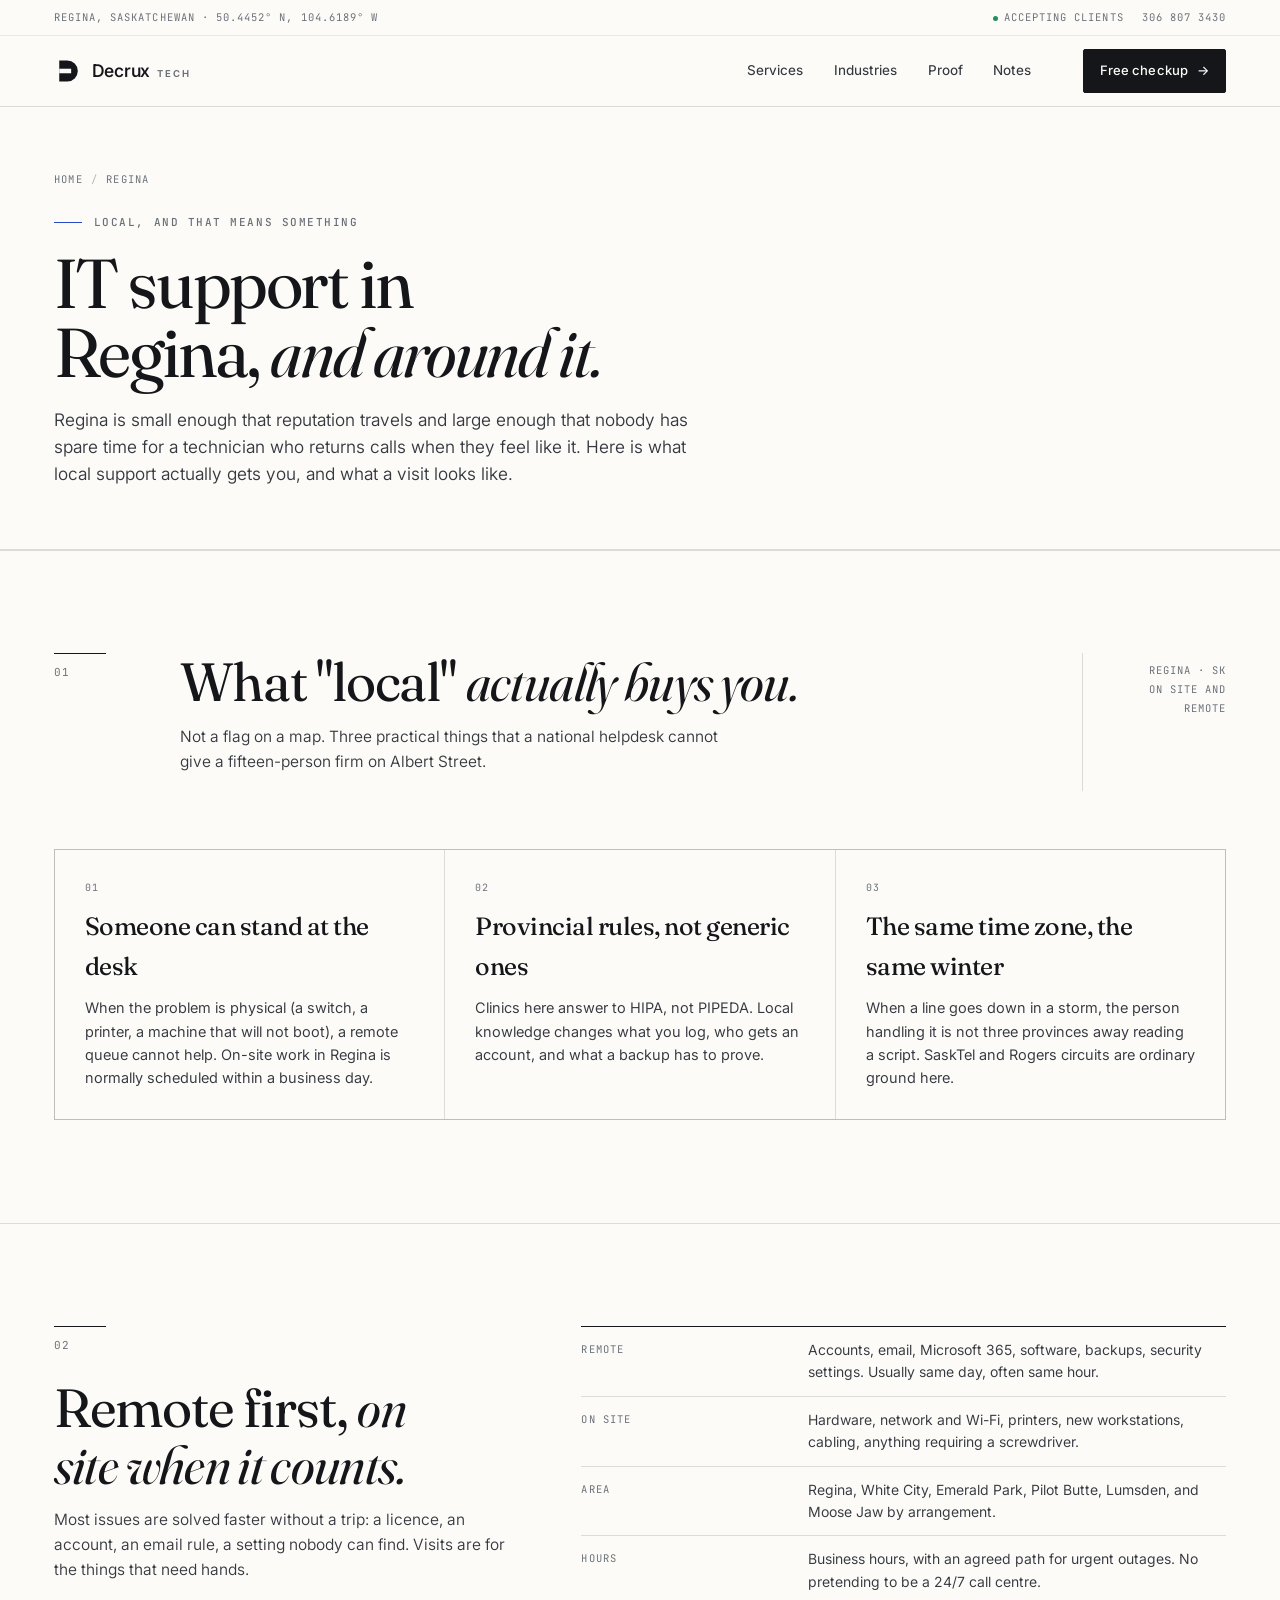
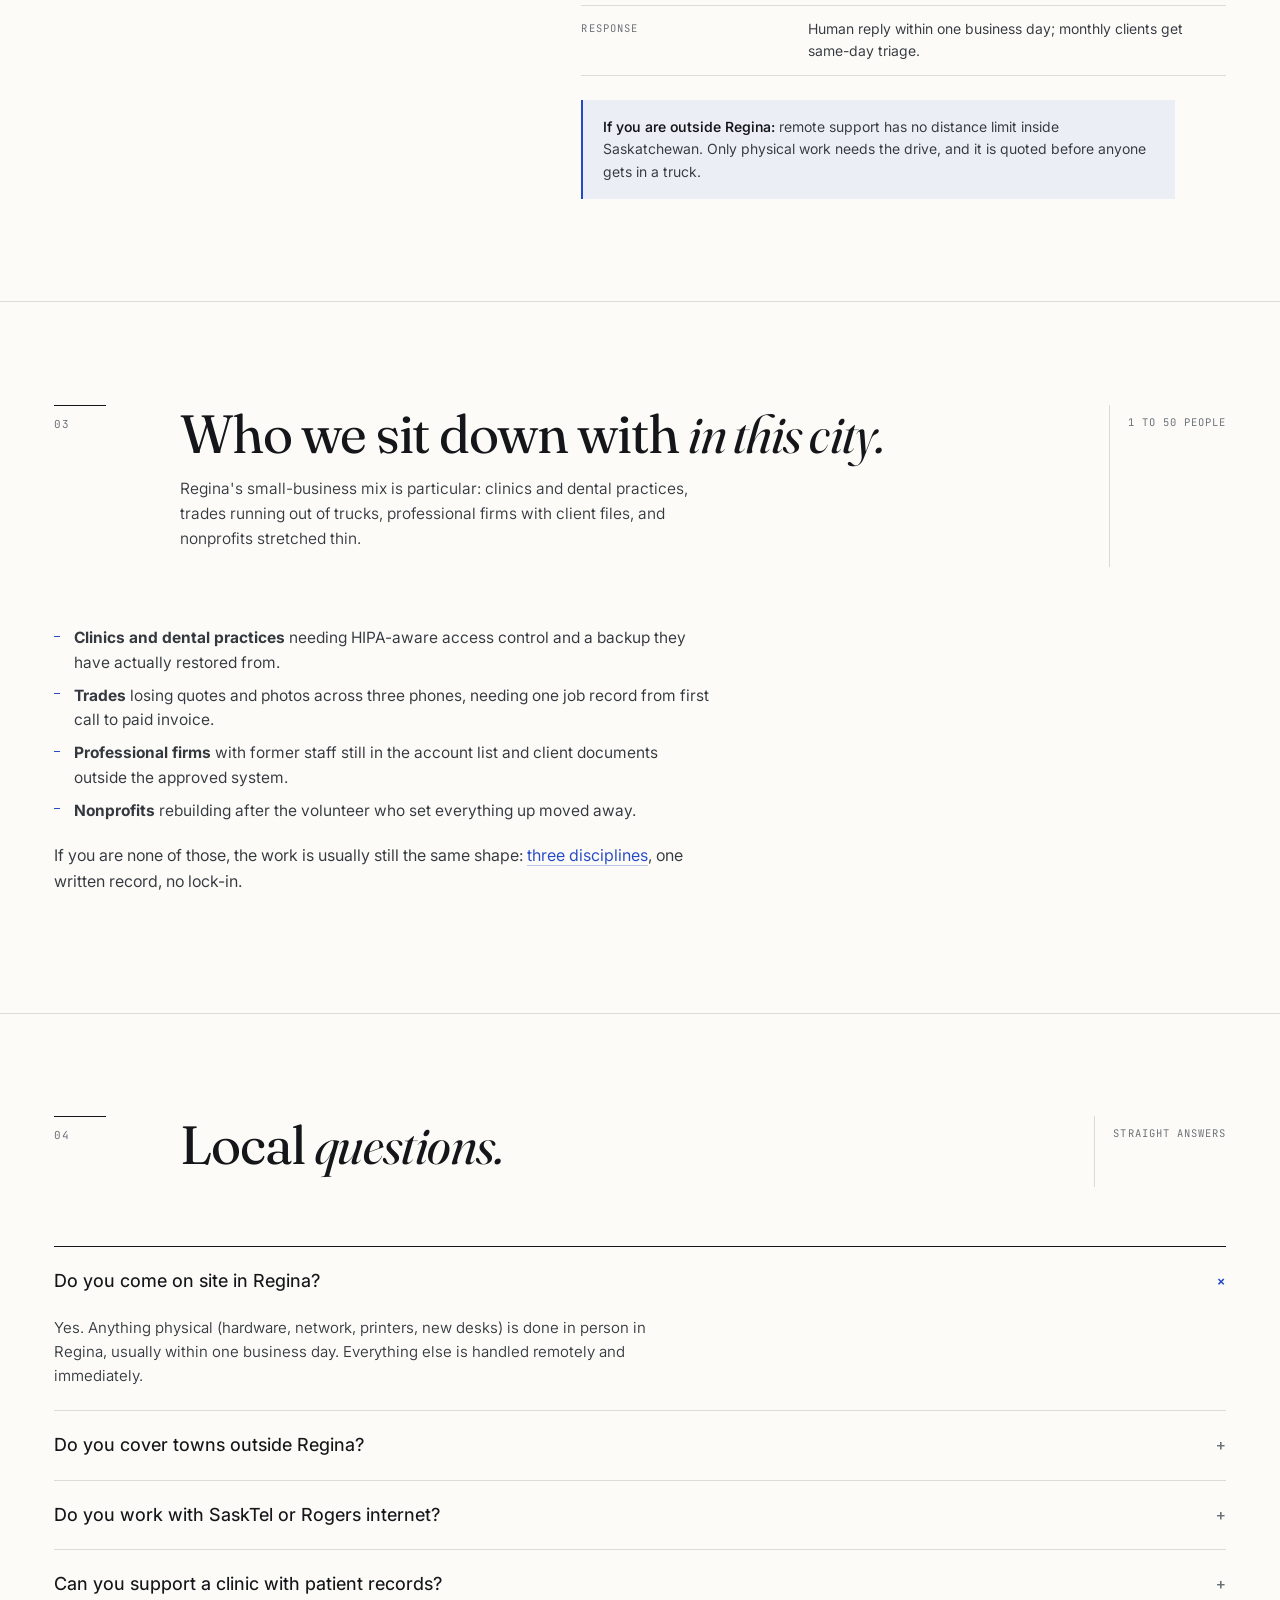
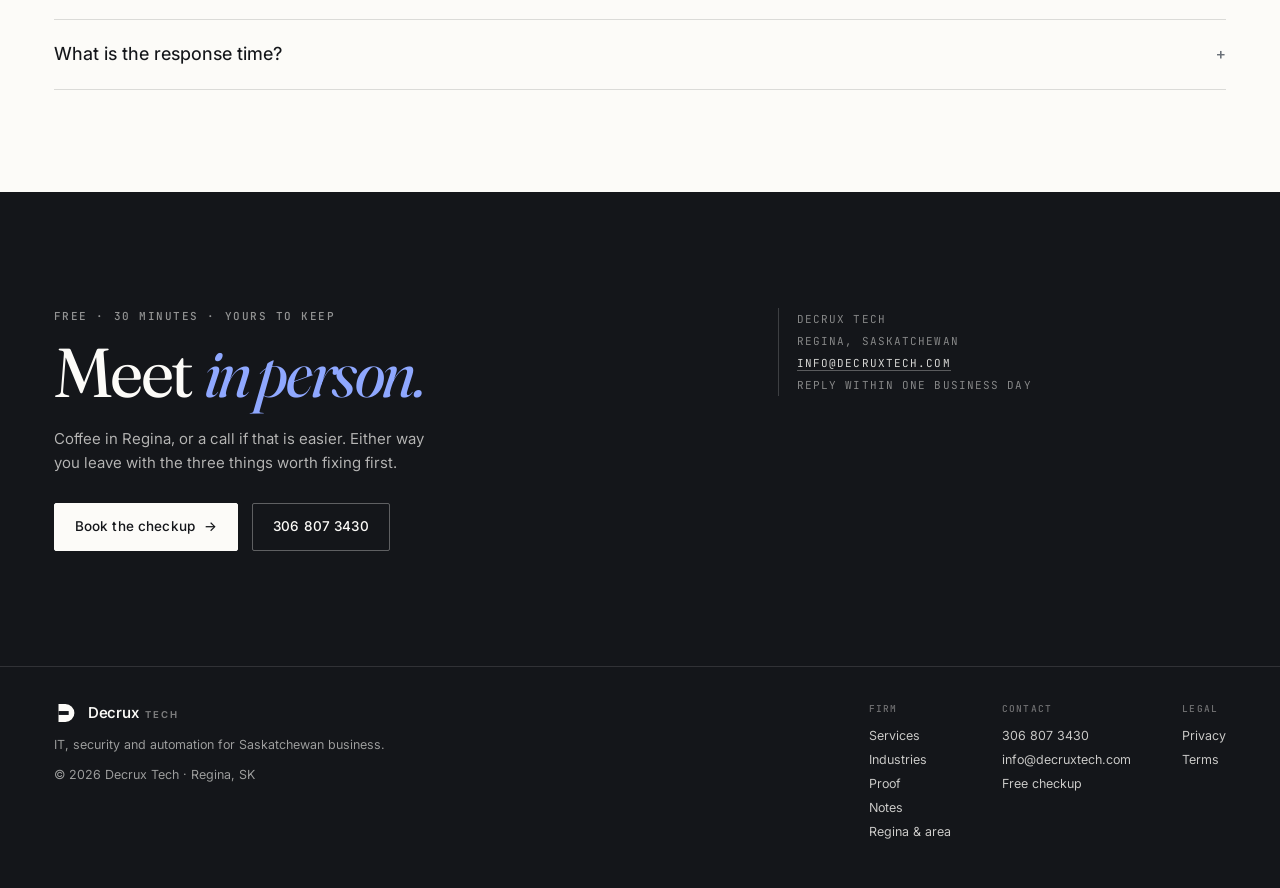
<file: regina-it-support.html>
<!DOCTYPE html>
<html lang="en-CA">
<head>
<meta charset="UTF-8">
<meta name="viewport" content="width=device-width, initial-scale=1">
<title>IT Support in Regina and Area | Decrux Tech</title>
<meta name="description" content="On-site and remote IT support in Regina, White City, Emerald Park and Moose Jaw. What a visit covers, typical response times, and how clinics handle HIPA.">
<meta name="theme-color" content="#FCFBF8">
<link rel="preconnect" href="https://fonts.googleapis.com">
<link rel="preconnect" href="https://fonts.gstatic.com" crossorigin>
<link href="https://fonts.googleapis.com/css2?family=Fraunces:ital,opsz,wght@0,9..144,300..600;1,9..144,300..500&family=Inter:wght@300..600&family=JetBrains+Mono:wght@400;500&display=swap" rel="stylesheet">
<link rel="stylesheet" href="assets/site.css">
<link rel="canonical" href="https://decruxtech.com/regina-it-support.html">
<meta name="robots" content="index, follow, max-image-preview:large">
<meta property="og:type" content="website">
<meta property="og:site_name" content="Decrux Tech">
<meta property="og:locale" content="en_CA">
<meta property="og:url" content="https://decruxtech.com/regina-it-support.html">
<meta property="og:title" content="IT Support in Regina and Area | Decrux Tech">
<meta property="og:description" content="On-site and remote IT support in Regina, White City, Emerald Park and Moose Jaw. What a visit covers, typical response times, and how clinics handle HIPA.">
<meta property="og:image" content="https://decruxtech.com/assets/og-default.png">
<meta property="og:image:width" content="1200">
<meta property="og:image:height" content="630">
<meta property="og:image:alt" content="Decrux Tech: your business, running itself.">
<meta name="twitter:card" content="summary_large_image">
<meta name="twitter:title" content="IT Support in Regina and Area | Decrux Tech">
<meta name="twitter:description" content="On-site and remote IT support in Regina, White City, Emerald Park and Moose Jaw.">
<meta name="twitter:image" content="https://decruxtech.com/assets/og-default.png">
<link rel="apple-touch-icon" href="/assets/apple-touch-icon.png">
<link rel="icon" type="image/png" sizes="192x192" href="/assets/icon-192.png">
<link rel="manifest" href="/site.webmanifest">
<script type="application/ld+json">{"@context":"https://schema.org","@type":"ProfessionalService","@id":"https://decruxtech.com/#business","name":"Decrux Tech","description":"Managed IT, cybersecurity reviews and practical automation for small firms in Regina and across Saskatchewan.","url":"https://decruxtech.com/","telephone":"+1-306-807-3430","email":"info@decruxtech.com","image":"https://decruxtech.com/assets/og-default.png","logo":"https://decruxtech.com/assets/icon-512.png","address":{"@type":"PostalAddress","addressLocality":"Regina","addressRegion":"SK","addressCountry":"CA"},"areaServed":[{"@type":"City","name":"Regina"},{"@type":"City","name":"White City"},{"@type":"City","name":"Emerald Park"},{"@type":"City","name":"Moose Jaw"},{"@type":"AdministrativeArea","name":"Saskatchewan"}],"knowsAbout":["managed IT support","cybersecurity","HIPA","Microsoft 365","backup and recovery","business automation","website performance"],"contactPoint":{"@type":"ContactPoint","contactType":"customer support","telephone":"+1-306-807-3430","email":"info@decruxtech.com","areaServed":"CA","availableLanguage":["en-CA"]}}</script>
<script type="application/ld+json">{"@context":"https://schema.org","@type":"BreadcrumbList","itemListElement":[{"@type":"ListItem","position":1,"name":"Home","item":"https://decruxtech.com/"},{"@type":"ListItem","position":2,"name":"Regina IT support","item":"https://decruxtech.com/regina-it-support.html"}]}</script>
<script type="application/ld+json">{"@context":"https://schema.org","@type":"FAQPage","mainEntity":[{"@type":"Question","name":"Do you come on site in Regina?","acceptedAnswer":{"@type":"Answer","text":"Yes. Anything physical (hardware, network, printers, new desks) is done in person in Regina, usually within one business day. Everything else is handled remotely and immediately."}},{"@type":"Question","name":"Do you cover towns outside Regina?","acceptedAnswer":{"@type":"Answer","text":"Yes, by arrangement: White City, Emerald Park, Pilot Butte, Lumsden and Moose Jaw are all practical. Remote support has no distance limit inside Saskatchewan."}},{"@type":"Question","name":"Do you work with SaskTel or Rogers internet?","acceptedAnswer":{"@type":"Answer","text":"Both, and with whatever circuit you already have. We deal with the ISP on your behalf when a line, modem or static IP is the problem."}},{"@type":"Question","name":"Can you support a clinic with patient records?","acceptedAnswer":{"@type":"Answer","text":"Yes. Saskatchewan clinics fall under HIPA rather than PIPEDA, so access logging, named accounts and tested backups are part of the setup rather than an optional extra."}},{"@type":"Question","name":"What is the response time?","acceptedAnswer":{"@type":"Answer","text":"A human reply within one business day for inquiries, and same-business-day triage for clients on a monthly plan. Urgent outages are handled by phone first."}}]}</script>
</head>
<body>

<div class="topline"><div class="wrap">
  <span class="coords">Regina, Saskatchewan · 50.4452° N, 104.6189° W</span>
  <span class="right"><span><span class="dot"></span>Accepting clients</span><a href="tel:+13068073430">306 807 3430</a></span>
</div></div>

<header class="nav"><div class="wrap">
  <a class="brand" href="index.html">
    <svg class="mark" viewBox="0 0 32 32" aria-hidden="true"><path d="M6 4h9.2a12 12 0 0 1 0 24H6z" fill="currentColor"/><rect x="6" y="13.4" width="13.6" height="5.2"/></svg>
    <span class="word">Decrux <span>Tech</span></span>
  </a>
  <nav class="links" id="navlinks">
    <a href="services.html">Services</a>
    <a href="industries.html">Industries</a>
    <a href="portfolio.html">Proof</a>
    <a href="insights.html">Notes</a>
  </nav>
  <a class="btn" href="contact-form.html">Free checkup <span class="arw">→</span></a>
  <button class="burger" id="burger" aria-label="Menu" aria-expanded="false"><span></span></button>
</div></header>

<section class="page-hero"><div class="wrap">
  <div class="crumbs"><a href="index.html">Home</a><span>/</span>Regina</div>
  <div class="eyebrow">Local, and that means something</div>
  <h1>IT support in Regina, <em>and around it.</em></h1>
  <p class="lede">Regina is small enough that reputation travels and large enough that nobody has spare time for a technician who returns calls when they feel like it. Here is what local support actually gets you, and what a visit looks like.</p>
</div></section>

<section class="block"><div class="wrap">
  <div class="sec-head">
    <div class="sec-num">01</div>
    <div>
      <h2 class="sec-title">What "local" <em>actually buys you.</em></h2>
      <p class="sec-sub">Not a flag on a map. Three practical things that a national helpdesk cannot give a fifteen-person firm on Albert Street.</p>
    </div>
    <div class="aside">Regina · SK<br>On site and remote</div>
  </div>
  <div class="cards">
    <div class="card rv"><span class="k">01</span><h3>Someone can stand at the desk</h3>
      <p>When the problem is physical (a switch, a printer, a machine that will not boot), a remote queue cannot help. On-site work in Regina is normally scheduled within a business day.</p></div>
    <div class="card rv"><span class="k">02</span><h3>Provincial rules, not generic ones</h3>
      <p>Clinics here answer to HIPA, not PIPEDA. Local knowledge changes what you log, who gets an account, and what a backup has to prove.</p></div>
    <div class="card rv"><span class="k">03</span><h3>The same time zone, the same winter</h3>
      <p>When a line goes down in a storm, the person handling it is not three provinces away reading a script. SaskTel and Rogers circuits are ordinary ground here.</p></div>
  </div>
</div></section>

<section class="block"><div class="wrap">
  <div class="split narrow">
    <div>
      <div class="sec-num" style="margin-bottom:24px">02</div>
      <h2 class="sec-title" style="max-width:18ch">Remote first, <em>on site when it counts.</em></h2>
      <p class="sec-sub">Most issues are solved faster without a trip: a licence, an account, an email rule, a setting nobody can find. Visits are for the things that need hands.</p>
    </div>
    <div>
      <dl class="kv">
        <div><dt>Remote</dt><dd>Accounts, email, Microsoft 365, software, backups, security settings. Usually same day, often same hour.</dd></div>
        <div><dt>On site</dt><dd>Hardware, network and Wi-Fi, printers, new workstations, cabling, anything requiring a screwdriver.</dd></div>
        <div><dt>Area</dt><dd>Regina, White City, Emerald Park, Pilot Butte, Lumsden, and Moose Jaw by arrangement.</dd></div>
        <div><dt>Hours</dt><dd>Business hours, with an agreed path for urgent outages. No pretending to be a 24/7 call centre.</dd></div>
        <div><dt>Response</dt><dd>Human reply within one business day; monthly clients get same-day triage.</dd></div>
      </dl>
      <div class="note" style="margin-top:24px"><b>If you are outside Regina:</b> remote support has no distance limit inside Saskatchewan. Only physical work needs the drive, and it is quoted before anyone gets in a truck.</div>
    </div>
  </div>
</div></section>

<section class="block"><div class="wrap">
  <div class="sec-head">
    <div class="sec-num">03</div>
    <div>
      <h2 class="sec-title">Who we sit down with <em>in this city.</em></h2>
      <p class="sec-sub">Regina's small-business mix is particular: clinics and dental practices, trades running out of trucks, professional firms with client files, and nonprofits stretched thin.</p>
    </div>
    <div class="aside">1 to 50 people</div>
  </div>
  <div class="prose">
    <ul>
      <li><strong>Clinics and dental practices</strong> needing HIPA-aware access control and a backup they have actually restored from.</li>
      <li><strong>Trades</strong> losing quotes and photos across three phones, needing one job record from first call to paid invoice.</li>
      <li><strong>Professional firms</strong> with former staff still in the account list and client documents outside the approved system.</li>
      <li><strong>Nonprofits</strong> rebuilding after the volunteer who set everything up moved away.</li>
    </ul>
    <p>If you are none of those, the work is usually still the same shape: <a href="services.html">three disciplines</a>, one written record, no lock-in.</p>
  </div>
</div></section>

<section class="block"><div class="wrap">
  <div class="sec-head">
    <div class="sec-num">04</div>
    <div><h2 class="sec-title">Local <em>questions.</em></h2></div>
    <div class="aside">Straight answers</div>
  </div>
  <div class="faq">
    <details name="faq" open><summary>Do you come on site in Regina? <span class="pm">+</span></summary>
      <div class="ans">Yes. Anything physical (hardware, network, printers, new desks) is done in person in Regina, usually within one business day. Everything else is handled remotely and immediately.</div></details>
    <details name="faq"><summary>Do you cover towns outside Regina? <span class="pm">+</span></summary>
      <div class="ans">Yes, by arrangement: White City, Emerald Park, Pilot Butte, Lumsden and Moose Jaw are all practical. Remote support has no distance limit inside Saskatchewan.</div></details>
    <details name="faq"><summary>Do you work with SaskTel or Rogers internet? <span class="pm">+</span></summary>
      <div class="ans">Both, and with whatever circuit you already have. We deal with the ISP on your behalf when a line, modem or static IP is the problem.</div></details>
    <details name="faq"><summary>Can you support a clinic with patient records? <span class="pm">+</span></summary>
      <div class="ans">Yes. Saskatchewan clinics fall under HIPA rather than PIPEDA, so access logging, named accounts and tested backups are part of the setup rather than an optional extra.</div></details>
    <details name="faq"><summary>What is the response time? <span class="pm">+</span></summary>
      <div class="ans">A human reply within one business day for inquiries, and same-business-day triage for clients on a monthly plan. Urgent outages are handled by phone first.</div></details>
  </div>
</div></section>

<section class="close" id="start"><div class="wrap">
  <div>
    <div class="eyebrow">Free · 30 minutes · yours to keep</div>
    <h2>Meet <em>in person.</em></h2>
    <p>Coffee in Regina, or a call if that is easier. Either way you leave with the three things worth fixing first.</p>
    <div style="margin-top:28px;display:flex;gap:14px;flex-wrap:wrap">
      <a class="btn" href="contact-form.html">Book the checkup <span class="arw">→</span></a>
      <a class="btn ghost" href="tel:+13068073430">306 807 3430</a>
    </div>
  </div>
  <div class="aside">Decrux Tech<br>Regina, Saskatchewan<br>
    <a href="mailto:info@decruxtech.com">info@decruxtech.com</a><br>Reply within one business day</div>
</div></section>

<footer class="site"><div class="wrap">
  <div>
    <a class="brand" href="index.html">
      <svg class="mark" viewBox="0 0 32 32" aria-hidden="true"><path d="M6 4h9.2a12 12 0 0 1 0 24H6z" fill="currentColor"/><rect x="6" y="13.4" width="13.6" height="5.2"/></svg>
      <span class="word">Decrux <span>Tech</span></span>
    </a>
    <div style="margin-top:10px">IT, security and automation for Saskatchewan business.</div>
    <div style="margin-top:10px">© <span id="yr">2026</span> Decrux Tech · Regina, SK</div>
  </div>
  <div class="cols">
    <div class="col"><h4>Firm</h4>
      <a href="services.html">Services</a><a href="industries.html">Industries</a>
      <a href="portfolio.html">Proof</a><a href="insights.html">Notes</a>
      <a href="regina-it-support.html">Regina &amp; area</a></div>
    <div class="col"><h4>Contact</h4>
      <a href="tel:+13068073430">306 807 3430</a><a href="mailto:info@decruxtech.com">info@decruxtech.com</a>
      <a href="contact-form.html">Free checkup</a></div>
    <div class="col"><h4>Legal</h4>
      <a href="insights.html#privacy">Privacy</a><a href="insights.html#terms">Terms</a></div>
  </div>
</div></footer>

<noscript><style>.rv{opacity:1!important;transform:none!important}</style></noscript>
<script src="assets/site.js"></script>
</body>
</html>
</file>
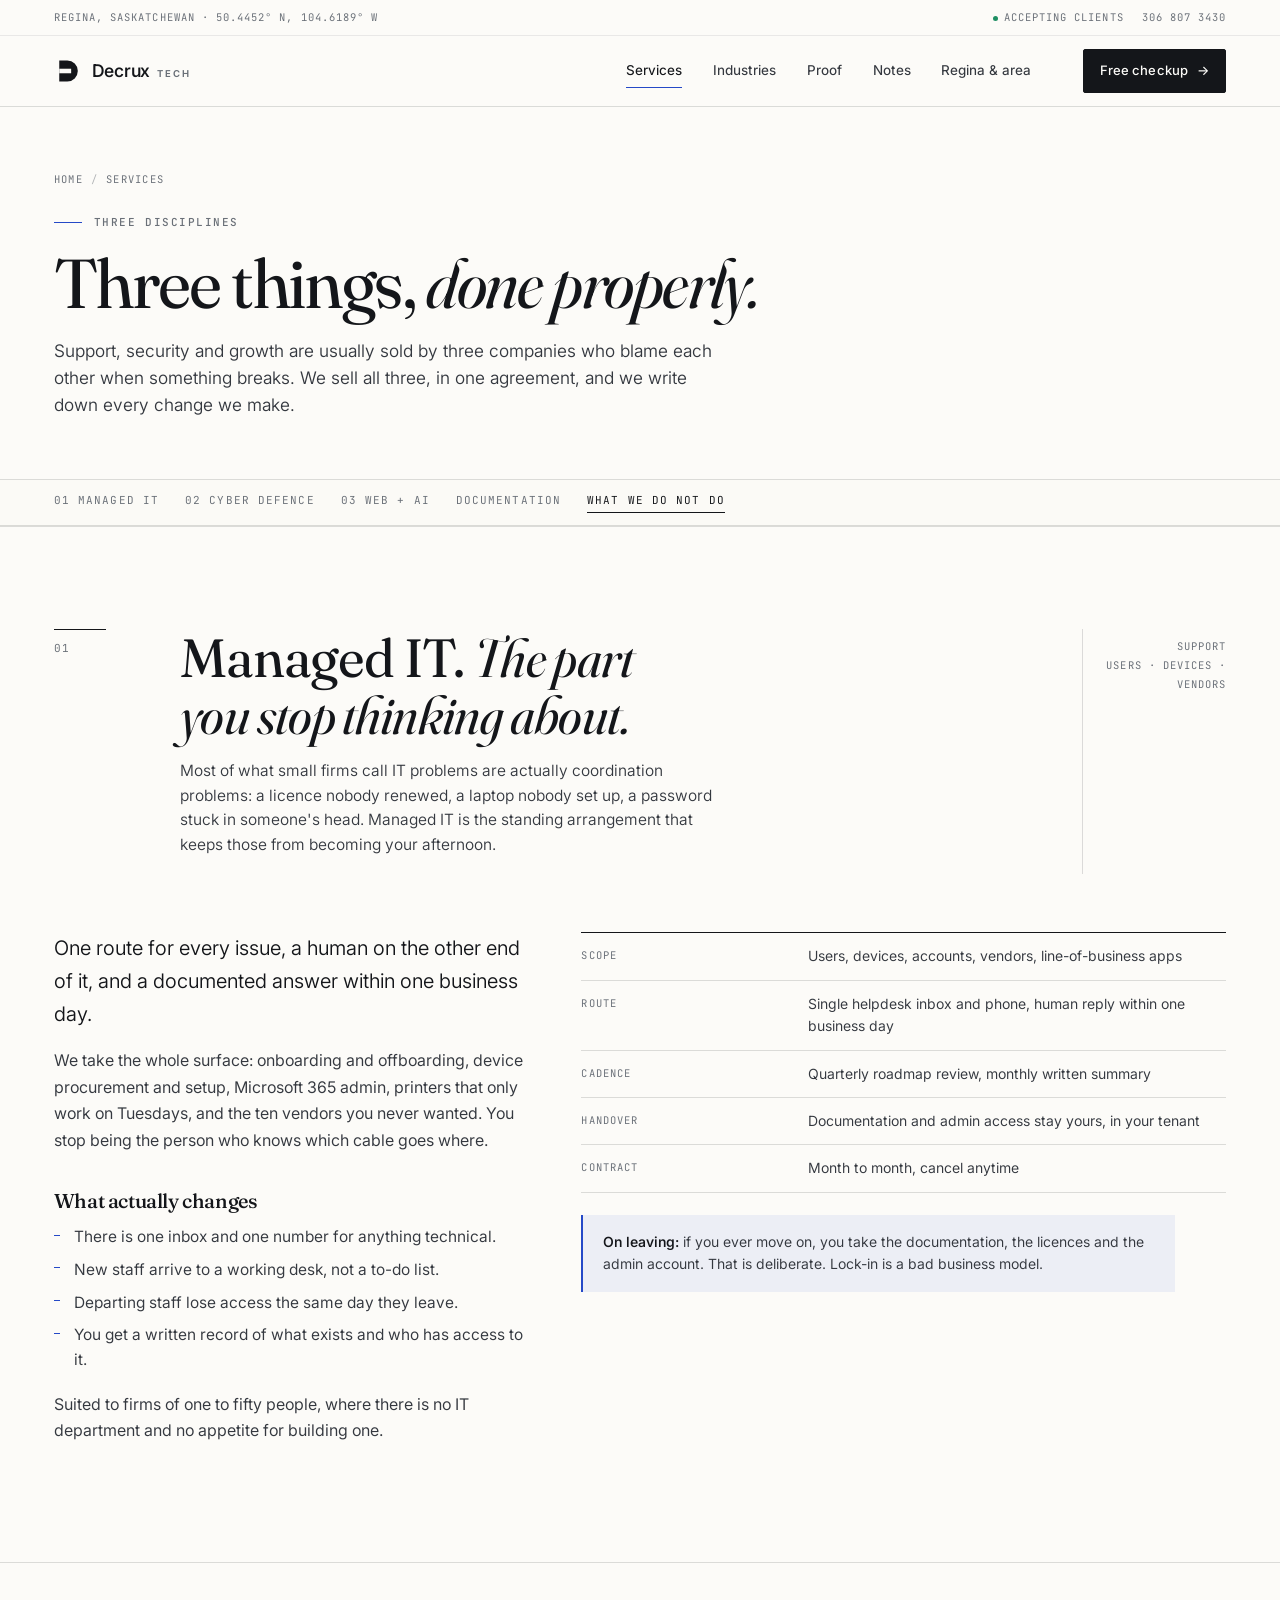
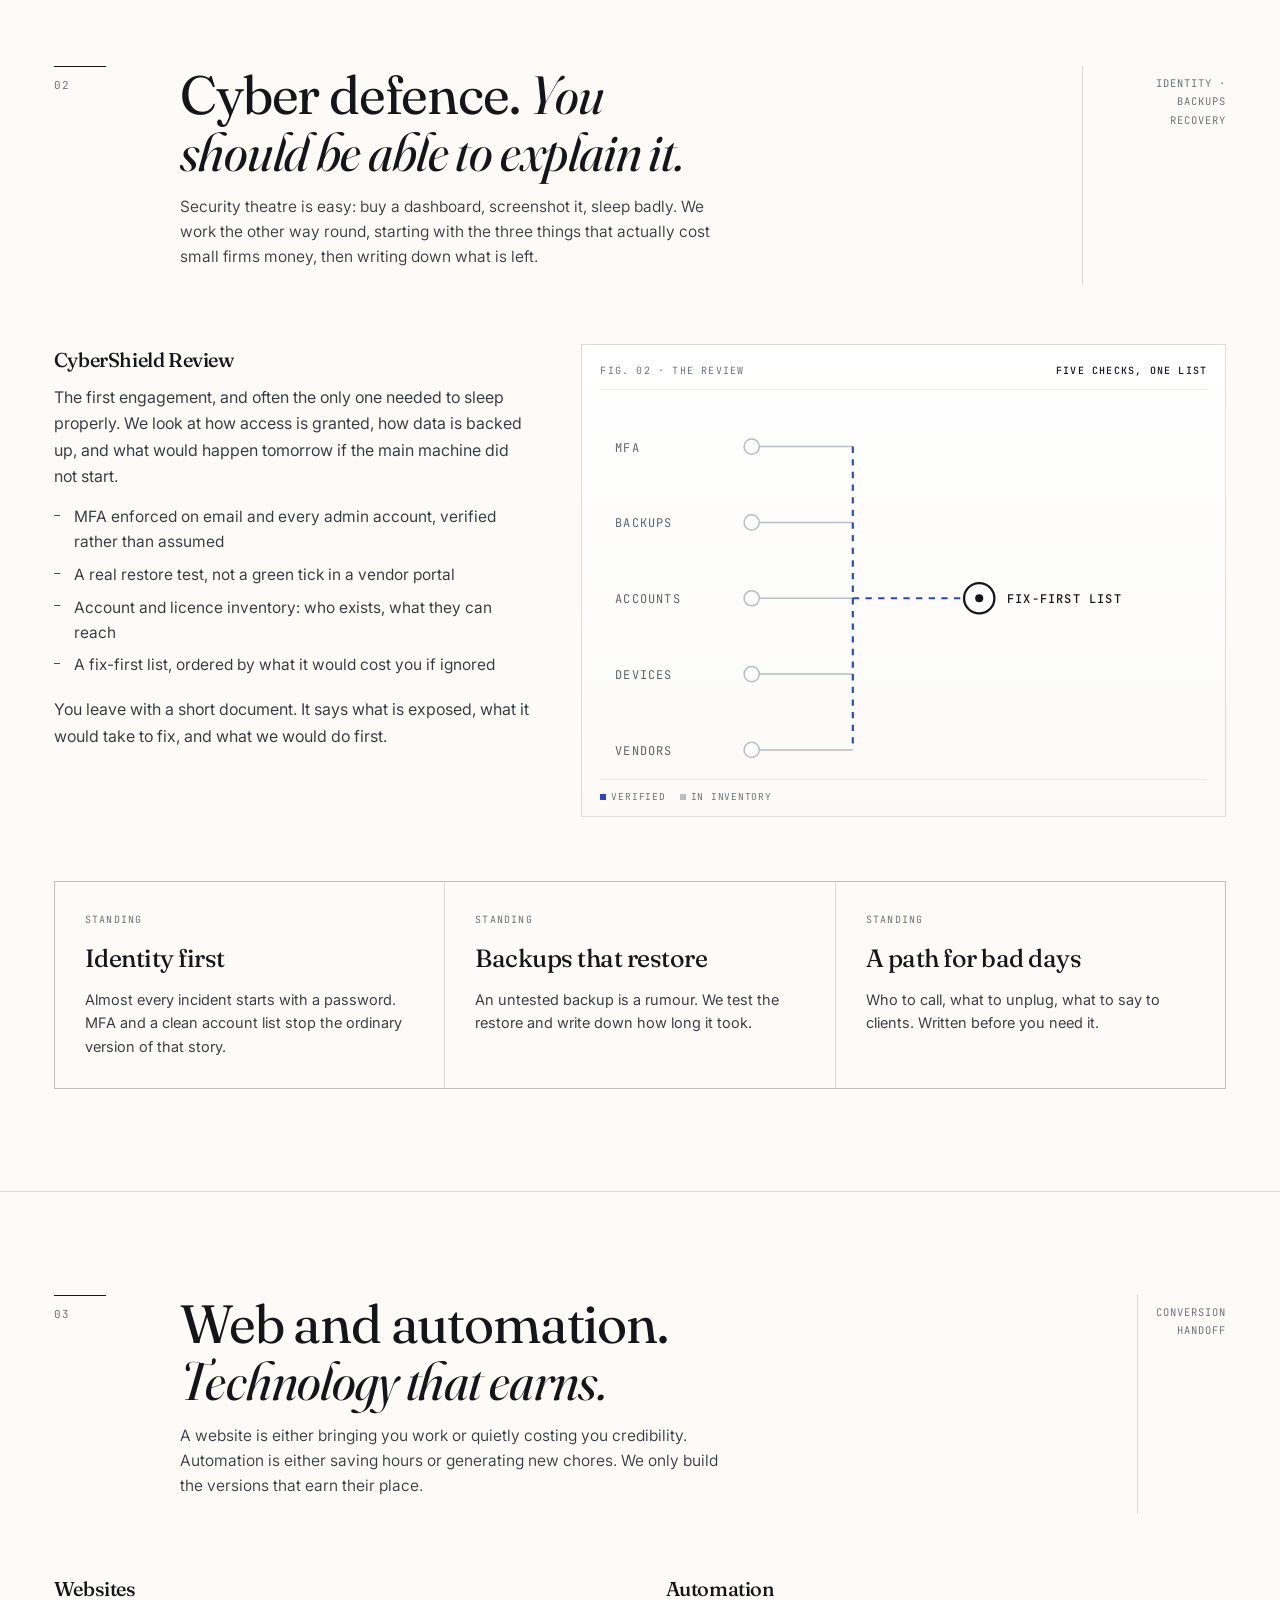
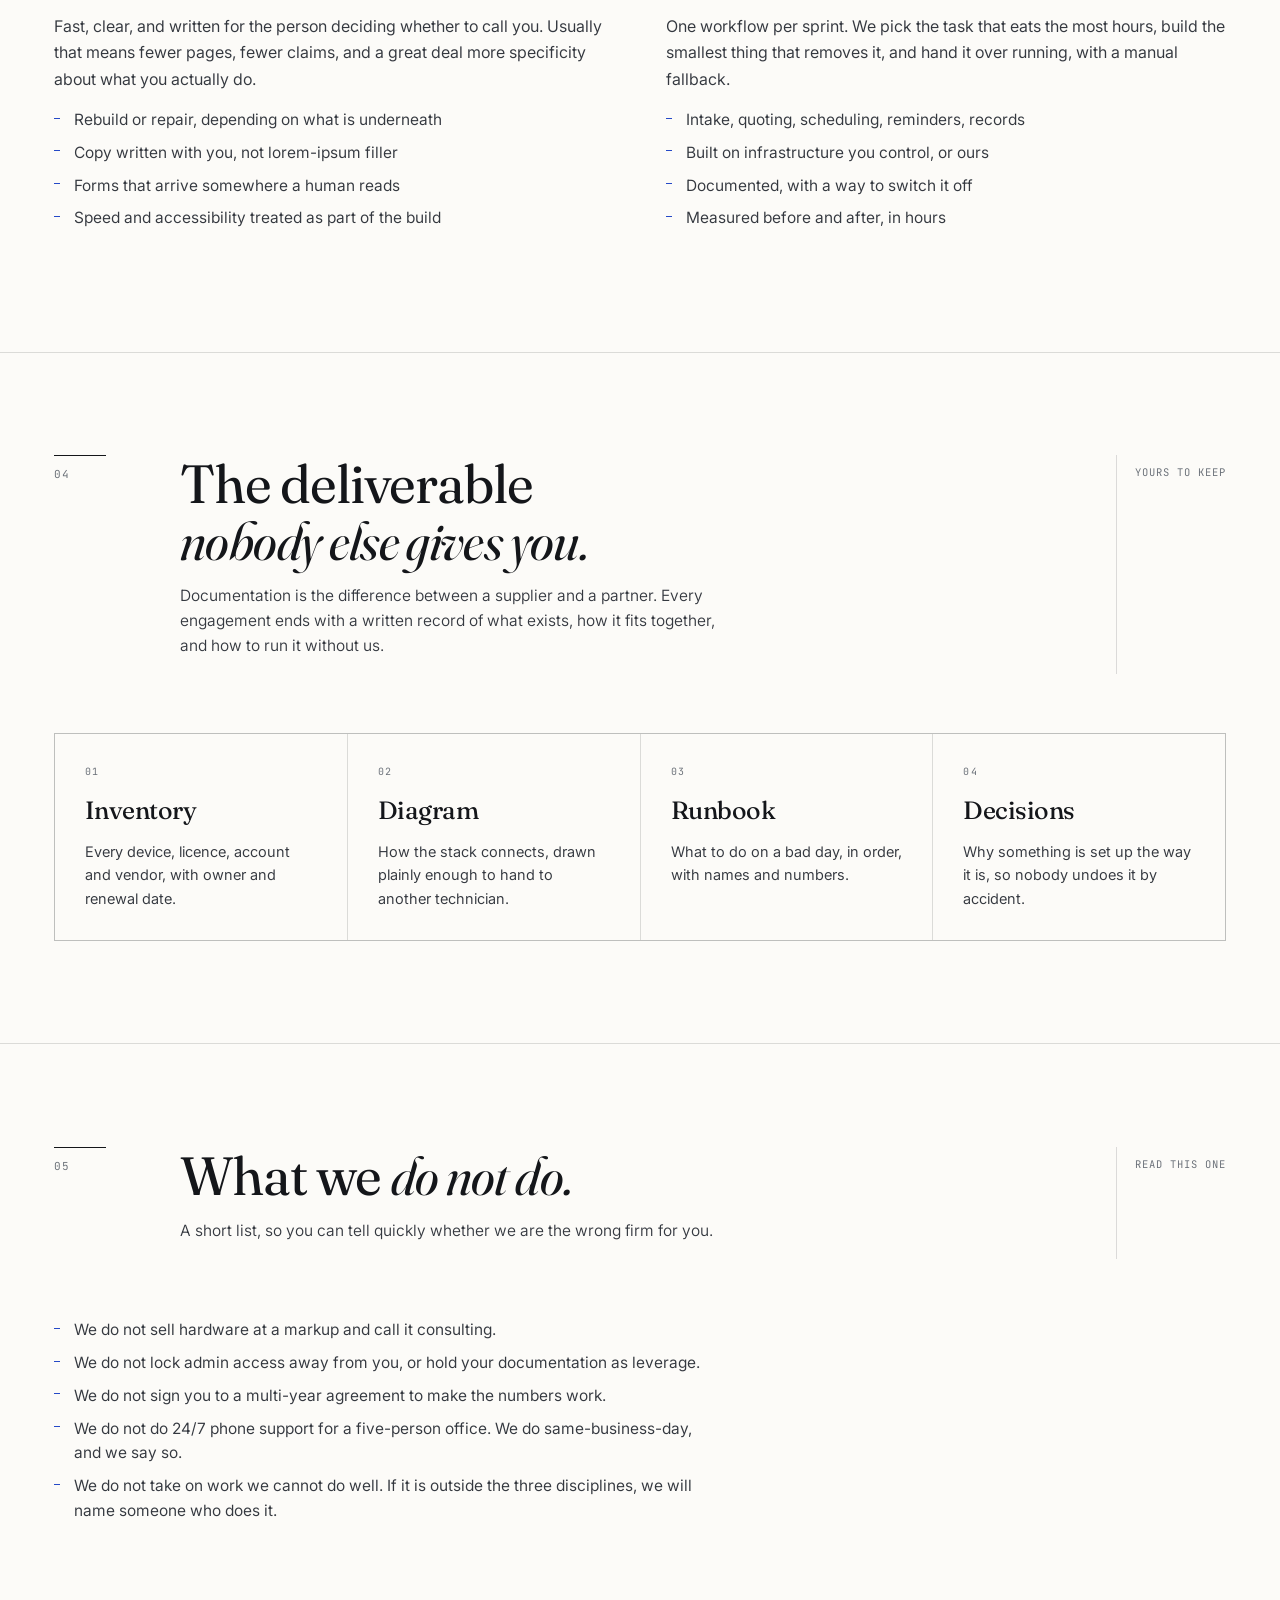
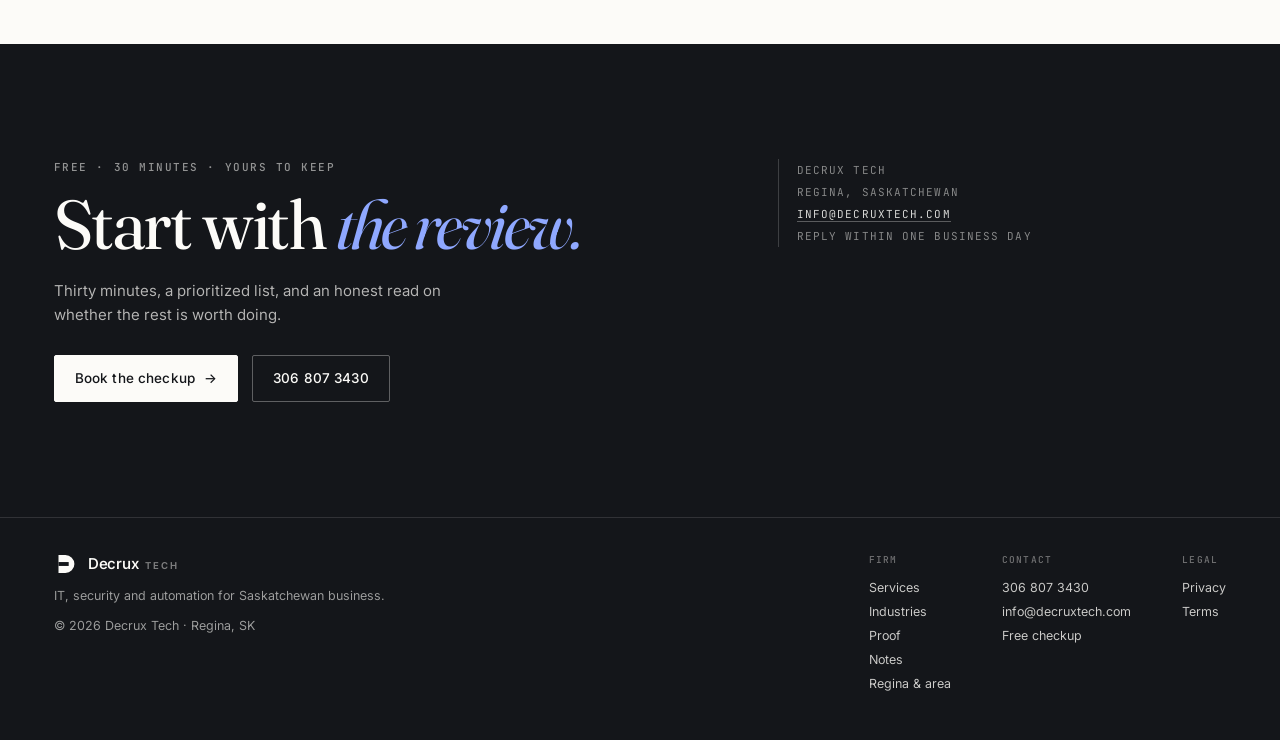
<file: services.html>
<!DOCTYPE html>
<html lang="en-CA">
<head>
<meta charset="UTF-8">
<meta name="viewport" content="width=device-width, initial-scale=1">
<title>Managed IT, Security and Automation | Decrux Tech</title>
<meta name="description" content="Managed IT, CyberShield security reviews, websites and automation for Saskatchewan firms. Fixed scope, written quote, month to month, no lock-in.">
<meta name="theme-color" content="#FCFBF8">
<link rel="preconnect" href="https://fonts.googleapis.com">
<link rel="preconnect" href="https://fonts.gstatic.com" crossorigin>
<link href="https://fonts.googleapis.com/css2?family=Fraunces:ital,opsz,wght@0,9..144,300..600;1,9..144,300..500&family=Inter:wght@300..600&family=JetBrains+Mono:wght@400;500&display=swap" rel="stylesheet">
<link rel="stylesheet" href="assets/site.css">
<link rel="canonical" href="https://decruxtech.com/services.html">
<meta name="robots" content="index, follow, max-image-preview:large">
<meta property="og:type" content="website">
<meta property="og:site_name" content="Decrux Tech">
<meta property="og:locale" content="en_CA">
<meta property="og:url" content="https://decruxtech.com/services.html">
<meta property="og:title" content="Managed IT, Security and Automation | Decrux Tech">
<meta property="og:description" content="Managed IT, CyberShield security reviews, websites and automation for Saskatchewan firms. Fixed scope, written quote, month to month, no lock-in.">
<meta property="og:image" content="https://decruxtech.com/assets/og-default.png">
<meta property="og:image:width" content="1200">
<meta property="og:image:height" content="630">
<meta property="og:image:alt" content="Decrux Tech: your business, running itself.">
<meta name="twitter:card" content="summary_large_image">
<meta name="twitter:title" content="Managed IT, Security and Automation | Decrux Tech">
<meta name="twitter:description" content="Managed IT, CyberShield security reviews, websites and automation for Saskatchewan firms. Fixed scope, written quote, month to month, no lock-in.">
<meta name="twitter:image" content="https://decruxtech.com/assets/og-default.png">
<link rel="apple-touch-icon" href="/assets/apple-touch-icon.png">
<link rel="icon" type="image/png" sizes="192x192" href="/assets/icon-192.png">
<link rel="manifest" href="/site.webmanifest">
<script type="application/ld+json">{"@context":"https://schema.org","@type":"ProfessionalService","@id":"https://decruxtech.com/#business","name":"Decrux Tech","description":"Managed IT, cybersecurity reviews and practical automation for small firms in Regina and across Saskatchewan.","url":"https://decruxtech.com/","telephone":"+1-306-807-3430","email":"info@decruxtech.com","image":"https://decruxtech.com/assets/og-default.png","logo":"https://decruxtech.com/assets/icon-512.png","address":{"@type":"PostalAddress","addressLocality":"Regina","addressRegion":"SK","addressCountry":"CA"},"areaServed":[{"@type":"City","name":"Regina"},{"@type":"City","name":"White City"},{"@type":"City","name":"Emerald Park"},{"@type":"City","name":"Moose Jaw"},{"@type":"AdministrativeArea","name":"Saskatchewan"}],"knowsAbout":["managed IT support","cybersecurity","HIPA","Microsoft 365","backup and recovery","business automation","website performance"],"contactPoint":{"@type":"ContactPoint","contactType":"customer support","telephone":"+1-306-807-3430","email":"info@decruxtech.com","areaServed":"CA","availableLanguage":["en-CA"]}}</script>
<script type="application/ld+json">{"@context":"https://schema.org","@type":"Service","name":"Managed IT support","description":"Users, devices, vendors and Microsoft 365 under one monthly agreement.","provider":{"@id":"https://decruxtech.com/#business"},"serviceType":"Managed IT support","areaServed":{"@type":"AdministrativeArea","name":"Saskatchewan"}}</script>
<script type="application/ld+json">{"@context":"https://schema.org","@type":"Service","name":"CyberShield security review","description":"MFA, account inventory, tested backup restore and a prioritised fix-first list.","provider":{"@id":"https://decruxtech.com/#business"},"serviceType":"CyberShield security review","areaServed":{"@type":"AdministrativeArea","name":"Saskatchewan"}}</script>
<script type="application/ld+json">{"@context":"https://schema.org","@type":"Service","name":"Web and automation","description":"Conversion-focused websites and one workflow automated per sprint, documented and handed over.","provider":{"@id":"https://decruxtech.com/#business"},"serviceType":"Web and automation","areaServed":{"@type":"AdministrativeArea","name":"Saskatchewan"}}</script>
<script type="application/ld+json">{"@context":"https://schema.org","@type":"BreadcrumbList","itemListElement":[{"@type":"ListItem","position":1,"name":"Home","item":"https://decruxtech.com/"},{"@type":"ListItem","position":2,"name":"Services","item":"https://decruxtech.com/services.html"}]}</script>
</head>
<body>

<div class="topline"><div class="wrap">
  <span class="coords">Regina, Saskatchewan · 50.4452° N, 104.6189° W</span>
  <span class="right"><span><span class="dot"></span>Accepting clients</span><a href="tel:+13068073430">306 807 3430</a></span>
</div></div>

<header class="nav"><div class="wrap">
  <a class="brand" href="index.html">
    <svg class="mark" viewBox="0 0 32 32" aria-hidden="true"><path d="M6 4h9.2a12 12 0 0 1 0 24H6z" fill="currentColor"/><rect x="6" y="13.4" width="13.6" height="5.2"/></svg>
    <span class="word">Decrux <span>Tech</span></span>
  </a>
  <nav class="links" id="navlinks">
    <a href="services.html" aria-current="page">Services</a>
    <a href="industries.html">Industries</a>
    <a href="portfolio.html">Proof</a>
    <a href="insights.html">Notes</a>
      <a href="regina-it-support.html">Regina &amp; area</a>
  </nav>
  <a class="btn" href="contact-form.html">Free checkup <span class="arw">→</span></a>
  <button class="burger" id="burger" aria-label="Menu" aria-expanded="false"><span></span></button>
</div></header>

<section class="page-hero"><div class="wrap">
  <div class="crumbs"><a href="index.html">Home</a><span>/</span>Services</div>
  <div class="eyebrow">Three disciplines</div>
  <h1>Three things, <em>done properly.</em></h1>
  <p class="lede">Support, security and growth are usually sold by three companies who blame each other when something breaks. We sell all three, in one agreement, and we write down every change we make.</p>
</div></section>

<nav class="subnav"><div class="wrap">
  <a href="#managed">01 Managed IT</a>
  <a href="#security">02 Cyber defence</a>
  <a href="#growth">03 Web + AI</a>
  <a href="#documentation">Documentation</a>
  <a href="#limits">What we do not do</a>
</div></nav>

<section class="block" id="managed"><div class="wrap">
  <div class="sec-head">
    <div class="sec-num">01</div>
    <div>
      <h2 class="sec-title">Managed IT. <em>The part you stop thinking about.</em></h2>
      <p class="sec-sub">Most of what small firms call IT problems are actually coordination problems: a licence nobody renewed, a laptop nobody set up, a password stuck in someone's head. Managed IT is the standing arrangement that keeps those from becoming your afternoon.</p>
    </div>
    <div class="aside">Support<br>Users · devices · vendors</div>
  </div>

  <div class="split narrow">
    <div class="prose">
      <p class="lead">One route for every issue, a human on the other end of it, and a documented answer within one business day.</p>
      <p>We take the whole surface: onboarding and offboarding, device procurement and setup, Microsoft 365 admin, printers that only work on Tuesdays, and the ten vendors you never wanted. You stop being the person who knows which cable goes where.</p>
      <h3>What actually changes</h3>
      <ul>
        <li>There is one inbox and one number for anything technical.</li>
        <li>New staff arrive to a working desk, not a to-do list.</li>
        <li>Departing staff lose access the same day they leave.</li>
        <li>You get a written record of what exists and who has access to it.</li>
      </ul>
      <p>Suited to firms of one to fifty people, where there is no IT department and no appetite for building one.</p>
    </div>
    <div>
      <dl class="kv">
        <div><dt>Scope</dt><dd>Users, devices, accounts, vendors, line-of-business apps</dd></div>
        <div><dt>Route</dt><dd>Single helpdesk inbox and phone, human reply within one business day</dd></div>
        <div><dt>Cadence</dt><dd>Quarterly roadmap review, monthly written summary</dd></div>
        <div><dt>Handover</dt><dd>Documentation and admin access stay yours, in your tenant</dd></div>
        <div><dt>Contract</dt><dd>Month to month, cancel anytime</dd></div>
      </dl>
      <div class="note" style="margin-top:22px"><b>On leaving:</b> if you ever move on, you take the documentation, the licences and the admin account. That is deliberate. Lock-in is a bad business model.</div>
    </div>
  </div>
</div></section>

<section class="block" id="security"><div class="wrap">
  <div class="sec-head">
    <div class="sec-num">02</div>
    <div>
      <h2 class="sec-title">Cyber defence. <em>You should be able to explain it.</em></h2>
      <p class="sec-sub">Security theatre is easy: buy a dashboard, screenshot it, sleep badly. We work the other way round, starting with the three things that actually cost small firms money, then writing down what is left.</p>
    </div>
    <div class="aside">Identity · backups<br>Recovery</div>
  </div>

  <div id="cybershield" class="split narrow" style="margin-bottom:clamp(32px,5vw,64px)">
    <div class="prose">
      <h3 style="margin-top:0">CyberShield Review</h3>
      <p>The first engagement, and often the only one needed to sleep properly. We look at how access is granted, how data is backed up, and what would happen tomorrow if the main machine did not start.</p>
      <ul>
        <li>MFA enforced on email and every admin account, verified rather than assumed</li>
        <li>A real restore test, not a green tick in a vendor portal</li>
        <li>Account and licence inventory: who exists, what they can reach</li>
        <li>A fix-first list, ordered by what it would cost you if ignored</li>
      </ul>
      <p>You leave with a short document. It says what is exposed, what it would take to fix, and what we would do first.</p>
    </div>
    <figure class="panel">
      <div class="cap"><span>Fig. 02 · the review</span><b>Five checks, one list</b></div>
      <svg viewBox="0 0 480 300" role="img" aria-label="Five review checks feeding a single prioritised list">
        <path class="wire" d="M120 40 H200"/><path class="wire" d="M120 100 H200"/>
        <path class="wire" d="M120 160 H200"/><path class="wire" d="M120 220 H200"/>
        <path class="wire" d="M120 280 H200"/>
        <path class="wire live" d="M200 40 V280"/>
        <path class="wire live" d="M200 160 H300"/>
        <circle class="node-ring" cx="120" cy="40" r="6"/><text class="node-label" x="12" y="44">MFA</text>
        <circle class="node-ring" cx="120" cy="100" r="6"/><text class="node-label" x="12" y="104">BACKUPS</text>
        <circle class="node-ring" cx="120" cy="160" r="6"/><text class="node-label" x="12" y="164">ACCOUNTS</text>
        <circle class="node-ring" cx="120" cy="220" r="6"/><text class="node-label" x="12" y="224">DEVICES</text>
        <circle class="node-ring" cx="120" cy="280" r="6"/><text class="node-label" x="12" y="284">VENDORS</text>
        <circle class="node-ring core" cx="300" cy="160" r="12"/><circle cx="300" cy="160" r="3.2" fill="#14161A"/>
        <text class="node-label b" x="322" y="164">FIX-FIRST LIST</text>
      </svg>
      <figcaption class="legend"><span><i style="background:#2549C7"></i>verified</span><span><i style="background:#B7BCC5"></i>in inventory</span></figcaption>
    </figure>
  </div>

  <div class="cards">
    <div class="card rv"><span class="k">Standing</span><h3>Identity first</h3>
      <p>Almost every incident starts with a password. MFA and a clean account list stop the ordinary version of that story.</p></div>
    <div class="card rv"><span class="k">Standing</span><h3>Backups that restore</h3>
      <p>An untested backup is a rumour. We test the restore and write down how long it took.</p></div>
    <div class="card rv"><span class="k">Standing</span><h3>A path for bad days</h3>
      <p>Who to call, what to unplug, what to say to clients. Written before you need it.</p></div>
  </div>
</div></section>

<section class="block" id="growth"><div class="wrap">
  <div class="sec-head">
    <div class="sec-num">03</div>
    <div>
      <h2 class="sec-title">Web and automation. <em>Technology that earns.</em></h2>
      <p class="sec-sub">A website is either bringing you work or quietly costing you credibility. Automation is either saving hours or generating new chores. We only build the versions that earn their place.</p>
    </div>
    <div class="aside">Conversion<br>Handoff</div>
  </div>

  <div class="split">
    <div class="prose" id="web">
      <h3 style="margin-top:0">Websites</h3>
      <p>Fast, clear, and written for the person deciding whether to call you. Usually that means fewer pages, fewer claims, and a great deal more specificity about what you actually do.</p>
      <ul>
        <li>Rebuild or repair, depending on what is underneath</li>
        <li>Copy written with you, not lorem-ipsum filler</li>
        <li>Forms that arrive somewhere a human reads</li>
        <li>Speed and accessibility treated as part of the build</li>
      </ul>
    </div>
    <div class="prose" id="automation">
      <h3 style="margin-top:0">Automation</h3>
      <p>One workflow per sprint. We pick the task that eats the most hours, build the smallest thing that removes it, and hand it over running, with a manual fallback.</p>
      <ul>
        <li>Intake, quoting, scheduling, reminders, records</li>
        <li>Built on infrastructure you control, or ours</li>
        <li>Documented, with a way to switch it off</li>
        <li>Measured before and after, in hours</li>
      </ul>
    </div>
  </div>
</div></section>

<section class="block" id="documentation"><div class="wrap">
  <div class="sec-head">
    <div class="sec-num">04</div>
    <div>
      <h2 class="sec-title">The deliverable <em>nobody else gives you.</em></h2>
      <p class="sec-sub">Documentation is the difference between a supplier and a partner. Every engagement ends with a written record of what exists, how it fits together, and how to run it without us.</p>
    </div>
    <div class="aside">Yours to keep</div>
  </div>
  <div class="cards c4">
    <div class="card rv"><span class="k">01</span><h3>Inventory</h3><p>Every device, licence, account and vendor, with owner and renewal date.</p></div>
    <div class="card rv"><span class="k">02</span><h3>Diagram</h3><p>How the stack connects, drawn plainly enough to hand to another technician.</p></div>
    <div class="card rv"><span class="k">03</span><h3>Runbook</h3><p>What to do on a bad day, in order, with names and numbers.</p></div>
    <div class="card rv"><span class="k">04</span><h3>Decisions</h3><p>Why something is set up the way it is, so nobody undoes it by accident.</p></div>
  </div>
</div></section>

<section class="block" id="limits"><div class="wrap">
  <div class="sec-head">
    <div class="sec-num">05</div>
    <div>
      <h2 class="sec-title">What we <em>do not do.</em></h2>
      <p class="sec-sub">A short list, so you can tell quickly whether we are the wrong firm for you.</p>
    </div>
    <div class="aside">Read this one</div>
  </div>
  <div class="prose">
    <ul>
      <li>We do not sell hardware at a markup and call it consulting.</li>
      <li>We do not lock admin access away from you, or hold your documentation as leverage.</li>
      <li>We do not sign you to a multi-year agreement to make the numbers work.</li>
      <li>We do not do 24/7 phone support for a five-person office. We do same-business-day, and we say so.</li>
      <li>We do not take on work we cannot do well. If it is outside the three disciplines, we will name someone who does it.</li>
    </ul>
  </div>
</div></section>

<section class="close" id="start"><div class="wrap">
  <div>
    <div class="eyebrow">Free · 30 minutes · yours to keep</div>
    <h2>Start with <em>the review.</em></h2>
    <p>Thirty minutes, a prioritized list, and an honest read on whether the rest is worth doing.</p>
    <div style="margin-top:28px;display:flex;gap:14px;flex-wrap:wrap">
      <a class="btn" href="contact-form.html">Book the checkup <span class="arw">→</span></a>
      <a class="btn ghost" href="tel:+13068073430">306 807 3430</a>
    </div>
  </div>
  <div class="aside">Decrux Tech<br>Regina, Saskatchewan<br>
    <a href="mailto:info@decruxtech.com">info@decruxtech.com</a><br>Reply within one business day</div>
</div></section>

<footer class="site"><div class="wrap">
  <div>
    <a class="brand" href="index.html">
      <svg class="mark" viewBox="0 0 32 32" aria-hidden="true"><path d="M6 4h9.2a12 12 0 0 1 0 24H6z" fill="currentColor"/><rect x="6" y="13.4" width="13.6" height="5.2"/></svg>
      <span class="word">Decrux <span>Tech</span></span>
    </a>
    <div style="margin-top:10px">IT, security and automation for Saskatchewan business.</div>
    <div style="margin-top:10px">© <span id="yr">2026</span> Decrux Tech · Regina, SK</div>
  </div>
  <div class="cols">
    <div class="col"><h4>Firm</h4>
      <a href="services.html">Services</a><a href="industries.html">Industries</a>
      <a href="portfolio.html">Proof</a><a href="insights.html">Notes</a>
      <a href="regina-it-support.html">Regina &amp; area</a></div>
    <div class="col"><h4>Contact</h4>
      <a href="tel:+13068073430">306 807 3430</a><a href="mailto:info@decruxtech.com">info@decruxtech.com</a>
      <a href="contact-form.html">Free checkup</a></div>
    <div class="col"><h4>Legal</h4>
      <a href="insights.html#privacy">Privacy</a><a href="insights.html#terms">Terms</a></div>
  </div>
</div></footer>

<noscript><style>.rv{opacity:1!important;transform:none!important}</style></noscript>
<script src="assets/site.js"></script>
</body>
</html>
</file>
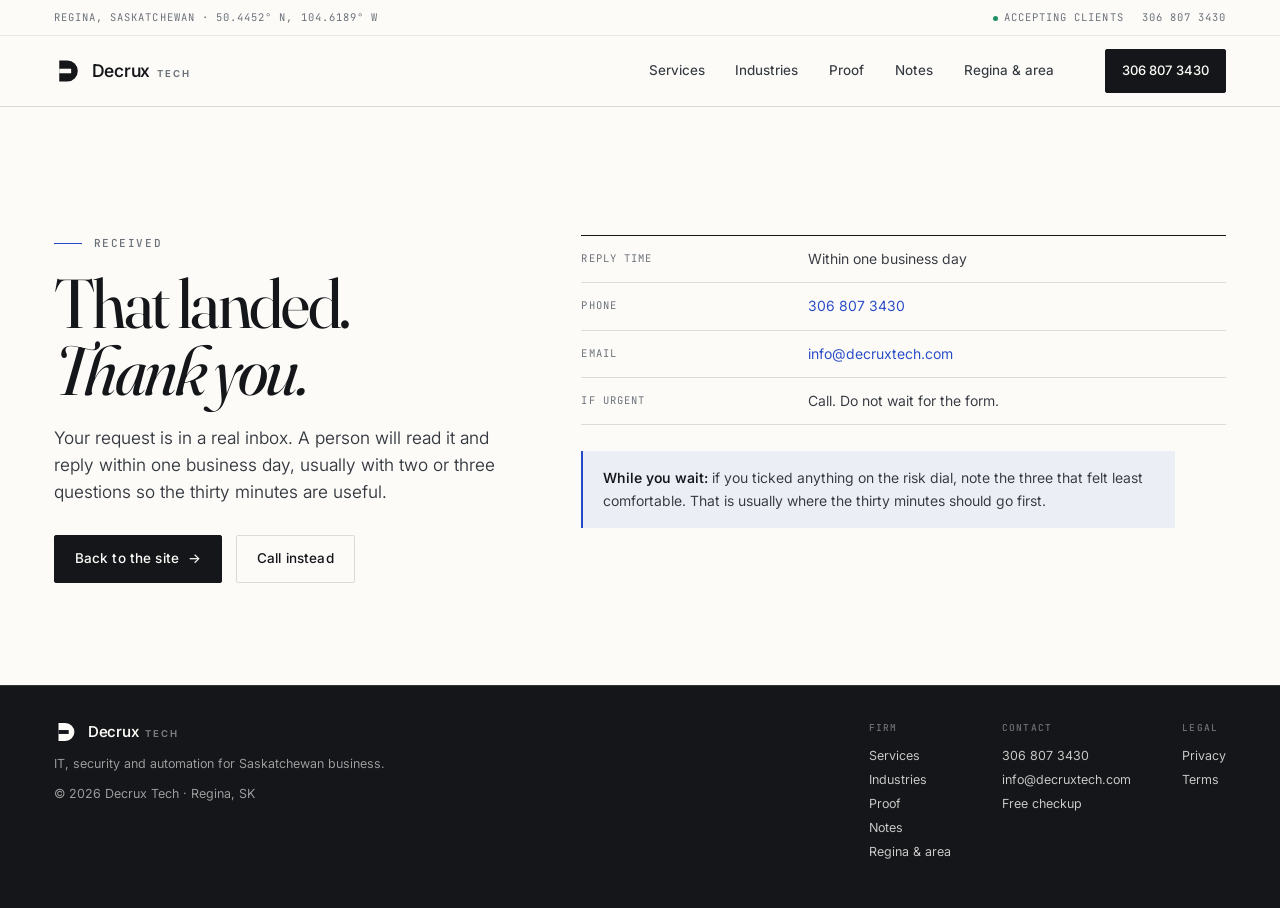
<file: thanks.html>
<!DOCTYPE html>
<html lang="en-CA">
<head>
<meta charset="UTF-8">
<meta name="viewport" content="width=device-width, initial-scale=1">
<title>Request received · Decrux Tech</title>
<meta name="description" content="Your checkup request has been received. A human reply follows within one business day.">
<meta name="theme-color" content="#FCFBF8">
<meta name="robots" content="noindex">
<link rel="preconnect" href="https://fonts.googleapis.com">
<link rel="preconnect" href="https://fonts.gstatic.com" crossorigin>
<link href="https://fonts.googleapis.com/css2?family=Fraunces:ital,opsz,wght@0,9..144,300..600;1,9..144,300..500&family=Inter:wght@300..600&family=JetBrains+Mono:wght@400;500&display=swap" rel="stylesheet">
<link rel="stylesheet" href="assets/site.css">
<link rel="canonical" href="https://decruxtech.com/thanks.html">
<meta name="robots" content="noindex, nofollow">
<meta property="og:type" content="website">
<meta property="og:site_name" content="Decrux Tech">
<meta property="og:locale" content="en_CA">
<meta property="og:url" content="https://decruxtech.com/thanks.html">
<meta property="og:title" content="Request received · Decrux Tech">
<meta property="og:description" content="Your checkup request has been received. A human reply follows within one business day.">
<meta property="og:image" content="https://decruxtech.com/assets/og-default.png">
<meta property="og:image:width" content="1200">
<meta property="og:image:height" content="630">
<meta property="og:image:alt" content="Decrux Tech: your business, running itself.">
<meta name="twitter:card" content="summary_large_image">
<meta name="twitter:title" content="Request received · Decrux Tech">
<meta name="twitter:description" content="Your checkup request has been received. A human reply follows within one business day.">
<meta name="twitter:image" content="https://decruxtech.com/assets/og-default.png">
<link rel="apple-touch-icon" href="/assets/apple-touch-icon.png">
<link rel="icon" type="image/png" sizes="192x192" href="/assets/icon-192.png">
<link rel="manifest" href="/site.webmanifest">
</head>
<body>

<div class="topline"><div class="wrap">
  <span class="coords">Regina, Saskatchewan · 50.4452° N, 104.6189° W</span>
  <span class="right"><span><span class="dot"></span>Accepting clients</span><a href="tel:+13068073430">306 807 3430</a></span>
</div></div>

<header class="nav"><div class="wrap">
  <a class="brand" href="index.html">
    <svg class="mark" viewBox="0 0 32 32" aria-hidden="true"><path d="M6 4h9.2a12 12 0 0 1 0 24H6z" fill="currentColor"/><rect x="6" y="13.4" width="13.6" height="5.2"/></svg>
    <span class="word">Decrux <span>Tech</span></span>
  </a>
  <nav class="links" id="navlinks">
    <a href="services.html">Services</a>
    <a href="industries.html">Industries</a>
    <a href="portfolio.html">Proof</a>
    <a href="insights.html">Notes</a>
      <a href="regina-it-support.html">Regina &amp; area</a>
  </nav>
  <a class="btn" href="tel:+13068073430">306 807 3430</a>
  <button class="burger" id="burger" aria-label="Menu" aria-expanded="false"><span></span></button>
</div></header>

<section class="block" style="padding-top:clamp(64px,10vw,140px)"><div class="wrap">
  <div class="split narrow">
    <div>
      <div class="eyebrow" style="display:flex;align-items:center;gap:12px;margin-bottom:18px">
        <span style="width:28px;height:1px;background:var(--accent);display:inline-block"></span>Received
      </div>
      <h1 class="h-display" style="font-size:clamp(38px,5.4vw,72px);margin:0 0 22px">That landed.<br><em>Thank you.</em></h1>
      <p class="lede">Your request is in a real inbox. A person will read it and reply within one business day, usually with two or three questions so the thirty minutes are useful.</p>
      <div class="cta-row" style="margin-top:30px">
        <a class="btn" href="index.html">Back to the site <span class="arw">→</span></a>
        <a class="btn ghost" href="tel:+13068073430">Call instead</a>
      </div>
    </div>
    <div>
      <dl class="kv">
        <div><dt>Reply time</dt><dd>Within one business day</dd></div>
        <div><dt>Phone</dt><dd><a href="tel:+13068073430" style="color:var(--accent);text-decoration:none">306 807 3430</a></dd></div>
        <div><dt>Email</dt><dd><a href="mailto:info@decruxtech.com" style="color:var(--accent);text-decoration:none">info@decruxtech.com</a></dd></div>
        <div><dt>If urgent</dt><dd>Call. Do not wait for the form.</dd></div>
      </dl>
      <div class="note" style="margin-top:26px">
        <b>While you wait:</b> if you ticked anything on the risk dial, note the three that felt least comfortable. That is usually where the thirty minutes should go first.
      </div>
    </div>
  </div>
</div></section>

<footer class="site"><div class="wrap">
  <div>
    <a class="brand" href="index.html">
      <svg class="mark" viewBox="0 0 32 32" aria-hidden="true"><path d="M6 4h9.2a12 12 0 0 1 0 24H6z" fill="currentColor"/><rect x="6" y="13.4" width="13.6" height="5.2"/></svg>
      <span class="word">Decrux <span>Tech</span></span>
    </a>
    <div style="margin-top:10px">IT, security and automation for Saskatchewan business.</div>
    <div style="margin-top:10px">© <span id="yr">2026</span> Decrux Tech · Regina, SK</div>
  </div>
  <div class="cols">
    <div class="col"><h4>Firm</h4>
      <a href="services.html">Services</a><a href="industries.html">Industries</a>
      <a href="portfolio.html">Proof</a><a href="insights.html">Notes</a>
      <a href="regina-it-support.html">Regina &amp; area</a></div>
    <div class="col"><h4>Contact</h4>
      <a href="tel:+13068073430">306 807 3430</a><a href="mailto:info@decruxtech.com">info@decruxtech.com</a>
      <a href="contact-form.html">Free checkup</a></div>
    <div class="col"><h4>Legal</h4>
      <a href="insights.html#privacy">Privacy</a><a href="insights.html#terms">Terms</a></div>
  </div>
</div></footer>

<noscript><style>.rv{opacity:1!important;transform:none!important}</style></noscript>
<script src="assets/site.js"></script>
</body>
</html>
</file>
<file: assets/site.css>
/* ─────────────────────────────────────────────────────────────
   Decrux Tech — one design system, every surface.
   Paper, hairlines, Fraunces display, Inter body, one cobalt accent.
   No gradients as decoration. No prices. Type and rules do the work.
   ───────────────────────────────────────────────────────────── */
:root{
  --paper:#FCFBF8; --paper-2:#F5F2EA; --paper-3:#FBFAF6;
  --ink:#14161A; --ink-2:#34383F; --muted:#6A7078;
  --rule:rgba(20,22,26,.14); --rule-soft:rgba(20,22,26,.08);
  --accent:#2549C7; --accent-soft:rgba(37,73,199,.07);
  --good:#1E8F63; --warn:#B4761A; --bad:#B23A2E;
  --serif:"Fraunces",ui-serif,Georgia,serif;
  --sans:"Inter",-apple-system,BlinkMacSystemFont,"Segoe UI",sans-serif;
  --mono:"JetBrains Mono",ui-monospace,SFMono-Regular,Menlo,monospace;
  --pad:clamp(20px,4.2vw,64px); --max:1280px;
}
*,*::before,*::after{box-sizing:border-box}
html{-webkit-text-size-adjust:100%;scroll-behavior:smooth;scroll-padding-top:96px}
@media (prefers-reduced-motion:reduce){html{scroll-behavior:auto}}
body{margin:0;background:var(--paper);color:var(--ink);font-family:var(--sans);
  font-size:16.5px;line-height:1.6;font-weight:380;-webkit-font-smoothing:antialiased;
  text-rendering:optimizeLegibility;overflow-x:clip}
img,svg{display:block;max-width:100%}
a{color:inherit}
::selection{background:var(--accent);color:#fff}

/* type */
.h-display{font-family:var(--serif);font-weight:400;letter-spacing:-.035em;line-height:.96;
  font-variation-settings:"opsz" 144;text-wrap:balance}
em{font-style:italic;font-variation-settings:"opsz" 144}
.eyebrow{font-family:var(--mono);font-size:11px;font-weight:500;letter-spacing:.14em;
  text-transform:uppercase;color:var(--muted)}
.lede{font-size:clamp(16.5px,1.35vw,19px);line-height:1.55;color:var(--ink-2);font-weight:350;max-width:56ch}
.small{font-size:13.5px;color:var(--muted);line-height:1.5}

/* shell */
.wrap{max-width:var(--max);margin:0 auto;padding:0 var(--pad)}
.rule{height:1px;background:var(--rule);border:0;margin:0}

/* ── top line ─────────────────────────────────────────────── */
.topline{border-bottom:1px solid var(--rule-soft);background:var(--paper)}
.topline .wrap{display:flex;align-items:center;justify-content:space-between;gap:20px;padding-top:9px;padding-bottom:9px}
.topline .coords{font-family:var(--mono);font-size:10.5px;letter-spacing:.1em;text-transform:uppercase;color:var(--muted)}
.topline .right{display:flex;align-items:center;gap:18px;font-family:var(--mono);font-size:10.5px;
  letter-spacing:.1em;text-transform:uppercase;color:var(--muted)}
.topline .right a{text-decoration:none}
.topline .dot{width:5px;height:5px;border-radius:50%;background:var(--good);display:inline-block;margin-right:6px}

/* ── nav ──────────────────────────────────────────────────── */
header.nav{position:sticky;top:0;z-index:60;background:rgba(252,251,248,.92);
  backdrop-filter:saturate(140%) blur(10px);border-bottom:1px solid var(--rule)}
.nav .wrap{display:flex;align-items:center;gap:clamp(16px,4vw,56px);height:70px}
.brand{display:flex;align-items:center;gap:10px;text-decoration:none;flex:0 0 auto}
.brand .mark{width:28px;height:28px;color:var(--ink)}
.brand .mark rect{fill:var(--paper)}
.brand .word{font-family:var(--sans);font-size:17.5px;font-weight:550;letter-spacing:-.015em;
  display:flex;align-items:baseline;gap:7px}
.brand .word span{font-size:9.5px;font-weight:650;letter-spacing:.2em;color:var(--muted);text-transform:uppercase}
nav.links{display:flex;gap:clamp(14px,2.4vw,32px);margin-left:auto}
nav.links a{text-decoration:none;font-size:13.5px;font-weight:450;color:var(--ink-2);
  padding:6px 0;position:relative}
nav.links a::after{content:"";position:absolute;left:0;right:100%;bottom:0;height:1px;
  background:var(--accent);transition:right .35s cubic-bezier(.22,1,.36,1)}
nav.links a:hover::after,nav.links a[aria-current="page"]::after{right:0}
nav.links a[aria-current="page"]{color:var(--ink)}
.btn{display:inline-flex;align-items:center;justify-content:center;gap:9px;
  font-family:var(--sans);font-size:13.5px;font-weight:500;letter-spacing:.01em;
  padding:12px 20px;border-radius:2px;text-decoration:none;border:1px solid var(--ink);
  background:var(--ink);color:var(--paper);transition:background .25s,color .25s,transform .25s,border-color .25s;
  min-height:44px;white-space:nowrap;cursor:pointer}
.btn:hover{background:var(--accent);border-color:var(--accent);transform:translateY(-1px)}
.btn.ghost{background:transparent;color:var(--ink);border-color:var(--rule)}
.btn.ghost:hover{background:var(--ink);color:var(--paper);border-color:var(--ink)}
.btn .arw{transition:transform .3s}
.btn:hover .arw{transform:translateX(3px)}
.nav .btn{height:40px;padding:0 16px;font-size:13px}
.burger{display:none;margin-left:auto;background:none;border:1px solid var(--rule);border-radius:2px;
  width:40px;height:40px;align-items:center;justify-content:center;cursor:pointer}
.burger span{display:block;width:15px;height:1px;background:var(--ink);position:relative}
.burger span::before,.burger span::after{content:"";position:absolute;left:0;width:15px;height:1px;background:var(--ink)}
.burger span::before{top:-4px}.burger span::after{top:4px}

/* ── hero ─────────────────────────────────────────────────── */
.hero{padding:clamp(36px,6vw,84px) 0 clamp(28px,4vw,44px)}
.hero .wrap{display:grid;grid-template-columns:minmax(0,1.06fr) minmax(0,.94fr);
  gap:clamp(28px,4vw,64px);align-items:center}
.hero .eyebrow{margin-bottom:22px;display:flex;align-items:center;gap:12px}
.hero .eyebrow::before{content:"";width:34px;height:1px;background:var(--accent)}
h1.hero-title{font-size:clamp(46px,6.6vw,96px);margin:0 0 26px;color:var(--ink)}
h1.hero-title em{letter-spacing:-.025em;padding-right:.04em}
.hero .lede{margin-bottom:30px}
.cta-row{display:flex;align-items:center;gap:14px;flex-wrap:wrap}
.textlink{font-size:13.5px;font-weight:500;text-decoration:none;border-bottom:1px solid var(--rule);
  padding-bottom:3px;display:inline-flex;align-items:center;gap:7px;color:var(--ink-2);min-height:44px}
.textlink:hover{color:var(--accent);border-color:var(--accent)}

/* ── page hero (subpages) ─────────────────────────────────── */
.page-hero{padding:clamp(34px,5vw,70px) 0 clamp(26px,3.4vw,44px);border-bottom:1px solid var(--rule)}
.page-hero .eyebrow{margin-bottom:18px;display:flex;align-items:center;gap:12px}
.page-hero .eyebrow::before{content:"";width:28px;height:1px;background:var(--accent)}
.page-hero h1{font-family:var(--serif);font-weight:400;font-size:clamp(36px,5.4vw,76px);
  letter-spacing:-.035em;line-height:1;margin:0 0 20px;max-width:20ch;text-wrap:balance}
.page-hero h1 em{letter-spacing:-.02em}
.page-hero .lede{max-width:60ch}
.crumbs{font-family:var(--mono);font-size:10.5px;letter-spacing:.12em;text-transform:uppercase;
  color:var(--muted);margin-bottom:26px;display:flex;gap:8px;align-items:center}
.crumbs a{text-decoration:none;color:var(--muted)}
.crumbs a:hover{color:var(--accent)}
.crumbs span{opacity:.5}

/* sub navigation (anchors) */
.subnav{border-bottom:1px solid var(--rule);background:var(--paper-3);position:sticky;top:70px;z-index:40}
.subnav .wrap{display:flex;gap:26px;overflow-x:auto;padding-top:12px;padding-bottom:12px;
  font-family:var(--mono);font-size:11px;letter-spacing:.1em;text-transform:uppercase}
.subnav a{text-decoration:none;color:var(--muted);white-space:nowrap;padding-bottom:2px;border-bottom:1px solid transparent}
.subnav a:hover{color:var(--accent);border-color:var(--accent)}
.subnav a.active{color:var(--ink);border-color:var(--ink)}

/* ── figure panel ─────────────────────────────────────────── */
.panel{border:1px solid var(--rule);background:linear-gradient(180deg,#fff,#FBFAF6);
  padding:18px 18px 12px;position:relative;margin:0}
.panel .cap{display:flex;align-items:center;justify-content:space-between;font-family:var(--mono);
  font-size:10px;letter-spacing:.12em;text-transform:uppercase;color:var(--muted);
  border-bottom:1px solid var(--rule-soft);padding-bottom:10px;margin-bottom:6px}
.panel .cap b{color:var(--ink);font-weight:500}
.panel .legend{display:flex;gap:14px;flex-wrap:wrap;font-family:var(--mono);font-size:9.5px;
  letter-spacing:.08em;text-transform:uppercase;color:var(--muted);border-top:1px solid var(--rule-soft);
  padding-top:9px;margin-top:4px}
.panel .legend i{width:6px;height:6px;display:inline-block;margin-right:5px;vertical-align:middle}
.node-label{font-family:var(--mono);font-size:9.5px;letter-spacing:.1em;fill:#5B6169}
.node-label.b{fill:var(--ink);font-weight:500}
.wire{stroke:#B7BCC5;stroke-width:1.15;fill:none}
.wire.live{stroke:var(--accent);stroke-width:1.7;stroke-dasharray:5 5;animation:flow 14s linear infinite}
.node-ring{fill:#fff;stroke:#B7BCC5;stroke-width:1.2}
.node-ring.core{stroke:var(--ink);stroke-width:1.8}
@keyframes flow{to{stroke-dashoffset:-200}}

/* ── proof strip ──────────────────────────────────────────── */
.proof{border-top:1px solid var(--rule);border-bottom:1px solid var(--rule);margin-top:clamp(30px,4vw,56px)}
.proof .wrap{display:grid;grid-template-columns:repeat(4,1fr);gap:0}
.proof .item{padding:30px 24px 30px 0;border-right:1px solid var(--rule)}
.proof .item:last-child{border-right:0}
.proof .k{font-family:var(--serif);font-size:22px;letter-spacing:-.02em;line-height:1.15;margin-bottom:4px}
.proof .v{font-size:12.5px;color:var(--muted);line-height:1.4}

/* ── sections ─────────────────────────────────────────────── */
section.block{padding:clamp(56px,8vw,116px) 0;border-top:1px solid var(--rule);position:relative}
section.block:first-of-type{border-top:0}
.sec-head{display:grid;grid-template-columns:88px minmax(0,1fr) auto;gap:clamp(16px,3vw,40px);
  margin-bottom:clamp(32px,4.6vw,60px);align-items:start}
.sec-num{font-family:var(--mono);font-size:11px;letter-spacing:.12em;color:var(--muted);
  padding-top:10px;border-top:1px solid var(--ink);width:52px}
.sec-title{font-family:var(--serif);font-weight:400;font-size:clamp(30px,4.2vw,58px);
  letter-spacing:-.022em;line-height:1.06;margin:0 0 14px;max-width:22ch;text-wrap:balance}
.sec-title em{letter-spacing:-.012em;padding-right:.03em}
.sec-sub{max-width:54ch;color:var(--ink-2);font-size:15.5px;font-weight:350}
.sec-head .aside{margin-left:auto;max-width:24ch;font-family:var(--mono);font-size:10.5px;
  letter-spacing:.1em;text-transform:uppercase;color:var(--muted);text-align:right;line-height:1.8;
  padding:8px 0 8px 18px;border-left:1px solid var(--rule);align-self:stretch}

/* ── prose ────────────────────────────────────────────────── */
.prose{max-width:66ch}
.prose h2{font-family:var(--serif);font-weight:450;font-size:clamp(24px,2.6vw,34px);letter-spacing:-.025em;
  line-height:1.15;margin:0 0 14px}
.prose h3{font-family:var(--serif);font-weight:500;font-size:20px;letter-spacing:-.02em;margin:32px 0 8px}
.prose p{font-size:16px;color:var(--ink-2);margin:0 0 16px;line-height:1.65}
.prose p.lead{font-size:clamp(17px,1.6vw,20px);color:var(--ink);font-weight:350}
.prose ul{list-style:none;margin:0 0 18px;padding:0}
.prose ul li{position:relative;padding-left:20px;margin-bottom:8px;color:var(--ink-2);font-size:15.5px}
.prose ul li::before{content:"";position:absolute;left:0;top:.62em;width:6px;height:1px;background:var(--accent)}
.prose a{color:var(--accent);text-decoration:none;border-bottom:1px solid rgba(37,73,199,.3)}
.prose a:hover{border-color:var(--accent)}
.prose blockquote{margin:26px 0;padding-left:20px;border-left:2px solid var(--ink);
  font-family:var(--serif);font-size:20px;line-height:1.45;letter-spacing:-.015em;color:var(--ink)}

/* ── cards ────────────────────────────────────────────────── */
.cards{display:grid;grid-template-columns:repeat(3,1fr);gap:1px;
  background:var(--rule);border:1px solid var(--rule)}
.cards.c4{grid-template-columns:repeat(4,1fr)}
.card{background:var(--paper);padding:clamp(20px,2.4vw,30px);display:flex;flex-direction:column;gap:10px}
.card .k{font-family:var(--mono);font-size:10px;letter-spacing:.12em;text-transform:uppercase;color:var(--muted)}
.card h3{font-family:var(--serif);font-size:clamp(20px,2vw,25px);font-weight:450;letter-spacing:-.02em;margin:0}
.card p{font-size:14.5px;color:var(--ink-2);margin:0}
.card ul{list-style:none;margin:6px 0 0;padding:0;border-top:1px solid var(--rule-soft)}
.card li{font-size:13px;color:var(--muted);padding:7px 0;border-bottom:1px solid var(--rule-soft);display:flex;gap:8px}
.card li::before{content:"";width:4px;height:4px;background:var(--accent);flex:0 0 auto;margin-top:6px}
.card li:last-child{border-bottom:0}

/* ── split ────────────────────────────────────────────────── */
.split{display:grid;grid-template-columns:minmax(0,1fr) minmax(0,1fr);gap:clamp(24px,4vw,64px);align-items:start}
.split.narrow{grid-template-columns:minmax(0,.85fr) minmax(0,1.15fr)}

/* key/value spec list */
.kv{border-top:1px solid var(--ink);margin:0}
.kv div{display:grid;grid-template-columns:minmax(90px,.5fr) minmax(0,1fr);gap:18px;
  padding:12px 0;border-bottom:1px solid var(--rule);font-size:14px}
.kv dt,.kv .k{font-family:var(--mono);font-size:10.5px;letter-spacing:.1em;text-transform:uppercase;color:var(--muted);padding-top:2px}
.kv dd,.kv .v{margin:0;color:var(--ink-2)}

/* ── pillars ──────────────────────────────────────────────── */
.pillars{display:grid;grid-template-columns:repeat(3,1fr);gap:0;border-top:1px solid var(--rule)}
.pillar{padding:26px 26px 30px 0;border-right:1px solid var(--rule)}
.pillar:last-child{border-right:0;padding-right:0}
.pillar:nth-child(2),.pillar:nth-child(3){padding-left:26px}
.pillar .idx{font-family:var(--mono);font-size:10.5px;letter-spacing:.12em;color:var(--muted);display:block;margin-bottom:18px}
.pillar h3{font-family:var(--serif);font-size:clamp(23px,2.2vw,30px);font-weight:450;letter-spacing:-.022em;margin:0 0 10px}
.pillar p{font-size:14.5px;color:var(--ink-2);margin:0 0 18px;max-width:34ch}
.pillar ul{list-style:none;margin:0;padding:0;border-top:1px solid var(--rule-soft)}
.pillar li{font-size:13px;color:var(--muted);padding:8px 0;border-bottom:1px solid var(--rule-soft);
  display:flex;gap:9px;align-items:baseline}
.pillar li:last-child{border-bottom:0}
.pillar li::before{content:"";width:4px;height:4px;background:var(--accent);flex:0 0 auto;margin-top:6px}

/* ── instruments ──────────────────────────────────────────── */
.tools{display:grid;grid-template-columns:1fr 1fr;gap:clamp(16px,2.4vw,28px)}
.tool{border:1px solid var(--rule);background:#fff;padding:clamp(20px,2.6vw,30px);position:relative;overflow:hidden}
.tool .t-cap{display:flex;justify-content:space-between;align-items:center;margin-bottom:18px;
  font-family:var(--mono);font-size:10px;letter-spacing:.12em;text-transform:uppercase;color:var(--muted)}
.tool h3{font-family:var(--serif);font-size:clamp(20px,2.1vw,26px);font-weight:450;letter-spacing:-.02em;margin:0 0 6px}
.tool .t-sub{font-size:13.5px;color:var(--muted);margin:0 0 20px}
.dial-wrap{display:flex;align-items:center;gap:18px;margin-bottom:18px}
.dial{position:relative;width:112px;height:112px;flex:0 0 auto}
.dial svg{transform:rotate(-90deg)}
.dial .val{position:absolute;inset:0;display:grid;place-items:center;font-family:var(--serif);
  font-size:31px;letter-spacing:-.03em}
.dial .val small{font-size:11px;font-family:var(--mono);color:var(--muted);display:block;text-align:center;letter-spacing:.08em}
.dial-note{font-size:13px;color:var(--ink-2);line-height:1.45}
.dial-note b{font-weight:550}
.checks{display:flex;flex-direction:column;gap:2px;border-top:1px solid var(--rule-soft)}
.checks label{display:flex;gap:11px;align-items:flex-start;font-size:13.5px;color:var(--ink-2);
  padding:10px 0;border-bottom:1px solid var(--rule-soft);cursor:pointer;line-height:1.4}
.checks input{appearance:none;width:15px;height:15px;border:1px solid var(--rule);background:#fff;
  flex:0 0 auto;margin-top:2px;position:relative;cursor:pointer;transition:background .2s,border-color .2s}
.checks input:checked{background:var(--accent);border-color:var(--accent)}
.checks input:checked::after{content:"";position:absolute;left:4px;top:1px;width:5px;height:9px;
  border:1.5px solid #fff;border-top:0;border-left:0;transform:rotate(40deg)}
.tool-foot{margin-top:18px;padding-top:16px;border-top:1px solid var(--rule-soft);
  display:flex;justify-content:space-between;align-items:center;gap:12px}
.calc-row{margin-bottom:22px}
.calc-row .lbl{display:flex;justify-content:space-between;align-items:baseline;margin-bottom:8px;font-size:13px;color:var(--ink-2)}
.calc-row .lbl b{font-family:var(--mono);font-size:13px;font-weight:500;color:var(--ink)}
input[type=range]{-webkit-appearance:none;appearance:none;width:100%;height:2px;background:var(--rule);outline:none;margin:12px 0}
input[type=range]::-webkit-slider-thumb{-webkit-appearance:none;width:16px;height:16px;border-radius:50%;
  background:var(--accent);cursor:pointer;border:2px solid #fff;box-shadow:0 0 0 1px var(--accent)}
input[type=range]::-moz-range-thumb{width:14px;height:14px;border-radius:50%;background:var(--accent);
  cursor:pointer;border:2px solid #fff}
.calc-out{display:grid;grid-template-columns:1fr 1fr;gap:1px;background:var(--rule);
  border:1px solid var(--rule);margin:22px 0 16px}
.calc-out div{background:var(--paper);padding:14px 16px}
.calc-out .n{font-family:var(--serif);font-size:26px;letter-spacing:-.02em;line-height:1.1}
.calc-out .l{font-family:var(--mono);font-size:9.5px;letter-spacing:.1em;text-transform:uppercase;color:var(--muted);margin-top:3px}

/* ── engagements (no prices, ever) ────────────────────────── */
.eng{border-top:1px solid var(--ink)}
.eng .row{display:grid;grid-template-columns:44px minmax(0,1.12fr) minmax(0,.92fr) 156px;
  gap:clamp(12px,1.8vw,24px);padding:24px 0;border-bottom:1px solid var(--rule);align-items:start;
  text-decoration:none;color:inherit;transition:background .3s,padding-left .3s}
.eng .row:hover{background:var(--accent-soft);padding-left:12px}
.eng .n{font-family:var(--mono);font-size:11px;color:var(--muted);letter-spacing:.1em;padding-top:5px}
.eng h3{font-family:var(--serif);font-size:clamp(19px,1.9vw,24px);font-weight:450;letter-spacing:-.02em;
  margin:0 0 4px;display:flex;align-items:center;gap:10px;flex-wrap:wrap}
.eng .p{font-size:13px;color:var(--muted);margin:0}
.eng ul{list-style:none;margin:0;padding:0}
.eng li{font-size:13px;color:var(--ink-2);padding:3px 0;display:flex;gap:8px}
.eng li::before{content:"—";color:var(--muted);font-size:11px}
.eng .go{align-self:center;text-align:right;font-size:12.5px;font-weight:500;color:var(--ink-2);
  display:flex;justify-content:flex-end;align-items:center;gap:7px;min-height:44px}
.eng .row:hover .go{color:var(--accent)}
.tag{font-family:var(--mono);font-size:9px;letter-spacing:.1em;text-transform:uppercase;
  color:var(--accent);border:1px solid var(--accent);padding:2px 6px;border-radius:2px;font-weight:500}

/* ── steps ────────────────────────────────────────────────── */
.steps{display:grid;grid-template-columns:repeat(3,1fr);gap:0}
.step{padding:0 26px 0 0;border-right:1px solid var(--rule)}
.step:last-child{border-right:0}
.step:nth-child(2),.step:nth-child(3){padding-left:26px}
.step .bar{height:2px;background:var(--rule);margin-bottom:22px;position:relative;overflow:hidden}
.step .bar::after{content:"";position:absolute;inset:0;background:var(--ink);transform:scaleX(0);
  transform-origin:left;transition:transform .9s cubic-bezier(.22,1,.36,1)}
.step.in .bar::after{transform:scaleX(1)}
.step:nth-child(2) .bar::after{transition-delay:.12s}
.step:nth-child(3) .bar::after{transition-delay:.24s}
.step h3{font-family:var(--serif);font-size:clamp(20px,2vw,25px);font-weight:450;letter-spacing:-.02em;margin:0 0 8px}
.step p{font-size:14px;color:var(--ink-2);margin:0;max-width:32ch}

/* ── faq ──────────────────────────────────────────────────── */
.faq{border-top:1px solid var(--ink)}
.faq details{border-bottom:1px solid var(--rule)}
.faq summary{list-style:none;cursor:pointer;display:flex;justify-content:space-between;gap:24px;
  align-items:baseline;padding:20px 0;font-size:clamp(15.5px,1.6vw,18px);font-weight:450}
.faq summary::-webkit-details-marker{display:none}
.faq summary .pm{font-family:var(--mono);font-size:16px;color:var(--muted);flex:0 0 auto;transition:transform .3s,color .3s}
.faq details[open] summary .pm{transform:rotate(45deg);color:var(--accent)}
.faq .ans{padding:0 0 22px;max-width:70ch;color:var(--ink-2);font-size:15px;font-weight:350}
.faq .ans a{color:var(--accent);text-decoration:none;border-bottom:1px solid currentColor}

/* ── article list ─────────────────────────────────────────── */
.articles{border-top:1px solid var(--ink)}
.article-row{display:grid;grid-template-columns:120px minmax(0,1fr) auto;gap:clamp(16px,3vw,40px);
  padding:26px 0;border-bottom:1px solid var(--rule);text-decoration:none;color:inherit;
  align-items:start;transition:background .3s,padding-left .3s}
.article-row:hover{background:var(--accent-soft);padding-left:12px}
.article-row .date{font-family:var(--mono);font-size:10.5px;letter-spacing:.1em;text-transform:uppercase;color:var(--muted);padding-top:6px}
.article-row h3{font-family:var(--serif);font-size:clamp(20px,2.2vw,27px);font-weight:450;letter-spacing:-.022em;margin:0 0 6px}
.article-row p{font-size:14px;color:var(--muted);margin:0;max-width:62ch}
.article-row .meta{font-family:var(--mono);font-size:10.5px;letter-spacing:.1em;text-transform:uppercase;
  color:var(--muted);padding-top:6px;white-space:nowrap}

/* ── form ─────────────────────────────────────────────────── */
.form{display:grid;gap:18px;max-width:640px}
.field{display:grid;gap:6px}
.field label{font-family:var(--mono);font-size:10.5px;letter-spacing:.12em;text-transform:uppercase;color:var(--muted)}
.field input,.field textarea,.field select{font-family:var(--sans);font-size:15px;color:var(--ink);
  background:#fff;border:1px solid var(--rule);border-radius:2px;padding:12px 14px;min-height:46px;
  transition:border-color .2s,box-shadow .2s;width:100%}
.field textarea{min-height:130px;resize:vertical;line-height:1.5}
.field input:focus,.field textarea:focus,.field select:focus{outline:none;border-color:var(--accent);
  box-shadow:0 0 0 3px rgba(37,73,199,.12)}
.field.half{grid-column:span 1}
.form-grid{display:grid;grid-template-columns:1fr 1fr;gap:18px}
.form .help{font-size:12px;color:var(--muted)}

/* ── callout ──────────────────────────────────────────────── */
.note{border-left:2px solid var(--accent);background:var(--accent-soft);padding:16px 20px;
  font-size:14px;color:var(--ink-2);max-width:66ch}
.note b{font-weight:550;color:var(--ink)}

/* ── close / footer ───────────────────────────────────────── */
.close{padding:clamp(64px,9vw,130px) 0;background:var(--ink);color:var(--paper);position:relative;overflow:hidden}
.close .wrap{display:grid;grid-template-columns:minmax(0,1.2fr) minmax(0,.8fr);gap:clamp(28px,4vw,60px);align-items:start}
.close .eyebrow{color:rgba(252,251,248,.55)}
.close h2{font-family:var(--serif);font-weight:400;font-size:clamp(34px,5.4vw,74px);letter-spacing:-.035em;
  line-height:.98;margin:14px 0 0;color:var(--paper)}
.close h2 em{color:#8FA8FF}
.close p{color:rgba(252,251,248,.7);font-size:15px;margin:20px 0 0;max-width:44ch}
.close .btn{background:var(--paper);color:var(--ink);border-color:var(--paper)}
.close .btn:hover{background:#8FA8FF;border-color:#8FA8FF;color:var(--ink)}
.close .btn.ghost{background:transparent;color:var(--paper);border-color:rgba(252,251,248,.32)}
.close .btn.ghost:hover{background:var(--paper);color:var(--ink);border-color:var(--paper)}
.close .aside{font-family:var(--mono);font-size:11px;letter-spacing:.1em;text-transform:uppercase;
  color:rgba(252,251,248,.5);line-height:2;border-left:1px solid rgba(252,251,248,.18);padding-left:18px}
.close .aside a{color:rgba(252,251,248,.85);text-decoration:none;border-bottom:1px solid rgba(252,251,248,.3)}

footer.site{background:var(--ink);color:rgba(252,251,248,.6);padding:34px 0 44px;
  border-top:1px solid rgba(252,251,248,.12);font-size:12.5px}
footer.site .wrap{display:flex;justify-content:space-between;gap:24px;flex-wrap:wrap;align-items:flex-start}
footer.site a{color:rgba(252,251,248,.8);text-decoration:none}
footer.site a:hover{color:#fff}
footer.site .cols{display:flex;gap:clamp(24px,4vw,60px);flex-wrap:wrap}
footer.site .col h4{font-family:var(--mono);font-size:9.5px;letter-spacing:.12em;text-transform:uppercase;
  color:rgba(252,251,248,.4);margin:0 0 8px;font-weight:500}
footer.site .col a,footer.site .col span{display:block;padding:2px 0;font-size:12.5px}
footer.site .brand .mark{width:24px;height:24px;color:var(--paper)}
footer.site .brand .mark rect{fill:var(--ink)}
footer.site .brand .word{color:var(--paper);font-size:15px}
footer.site .brand .word span{color:rgba(252,251,248,.45)}

/* ── reveal ───────────────────────────────────────────────── */
.rv{opacity:0;transform:translateY(16px);transition:opacity .9s cubic-bezier(.22,1,.36,1),transform .9s cubic-bezier(.22,1,.36,1)}
.rv.in{opacity:1;transform:none}
body.loaded .rv{opacity:1;transform:none}
@media (prefers-reduced-motion:reduce){
  .rv{opacity:1!important;transform:none!important;transition:none!important}
  .wire.live{animation:none}
  .step .bar::after{transform:scaleX(1)!important}
}

/* ── responsive ───────────────────────────────────────────── */
@media (max-width:1024px){
  .hero .wrap{grid-template-columns:1fr;gap:36px}
  .panel{max-width:560px}
  .pillars{grid-template-columns:1fr}
  .pillar{border-right:0;border-bottom:1px solid var(--rule);padding:22px 0}
  .pillar:nth-child(2),.pillar:nth-child(3){padding-left:0}
  .pillar:last-child{border-bottom:0}
  .tools{grid-template-columns:1fr}
  .cards,.cards.c4{grid-template-columns:repeat(2,1fr)}
  .split,.split.narrow{grid-template-columns:1fr;gap:28px}
  .eng .row{grid-template-columns:44px minmax(0,1fr) 130px}
  .eng .row ul{display:none}
  .close .wrap{grid-template-columns:1fr}
  .proof .wrap{grid-template-columns:1fr 1fr}
  .proof .item:nth-child(2){border-right:0}
  .proof .item:nth-child(1),.proof .item:nth-child(2){border-bottom:1px solid var(--rule)}
  .sec-head{grid-template-columns:64px minmax(0,1fr)}
  .sec-head .aside{display:none}
  .subnav{top:0}
}
@media (max-width:720px){
  body{font-size:16px}
  .panel{padding:12px}
  .node-label{font-size:16px;letter-spacing:.06em}
  .panel .cap{font-size:9px;letter-spacing:.08em}
  .panel .legend{font-size:9px;gap:10px}
  nav.links,.nav .tel{display:none}
  .burger{display:flex}
  nav.links.open{display:flex;position:absolute;top:70px;left:0;right:0;background:var(--paper);
    flex-direction:column;gap:0;padding:8px var(--pad) 18px;border-bottom:1px solid var(--rule);margin-left:0}
  nav.links.open a{padding:12px 0;border-bottom:1px solid var(--rule-soft);font-size:15px}
  .nav .btn{display:none}
  .sec-head{grid-template-columns:1fr}
  .sec-num{width:100%;padding-top:0;border-top:0;margin-bottom:4px}
  .steps{grid-template-columns:1fr}
  .step{border-right:0;border-bottom:1px solid var(--rule);padding:0 0 22px;margin-bottom:22px}
  .step:nth-child(2),.step:nth-child(3){padding-left:0}
  .step:last-child{border-bottom:0;margin-bottom:0}
  .eng .row{grid-template-columns:32px minmax(0,1fr);gap:12px}
  .eng .go{grid-column:2;justify-content:flex-start;text-align:left}
  .calc-out{grid-template-columns:1fr}
  .topline .coords{display:none}
  .topline .right{width:100%;justify-content:space-between}
  .proof .wrap{grid-template-columns:1fr}
  .proof .item{border-right:0;border-bottom:1px solid var(--rule);padding:18px 0}
  .proof .item:last-child{border-bottom:0}
  .cards,.cards.c4{grid-template-columns:1fr}
  .form-grid{grid-template-columns:1fr}
  .article-row{grid-template-columns:1fr;gap:8px}
  .article-row .meta{display:none}
  .subnav .wrap{gap:18px}
  .kv div{grid-template-columns:1fr;gap:2px}
}
@media (max-width:420px){h1.hero-title{font-size:40px}}
</file>
